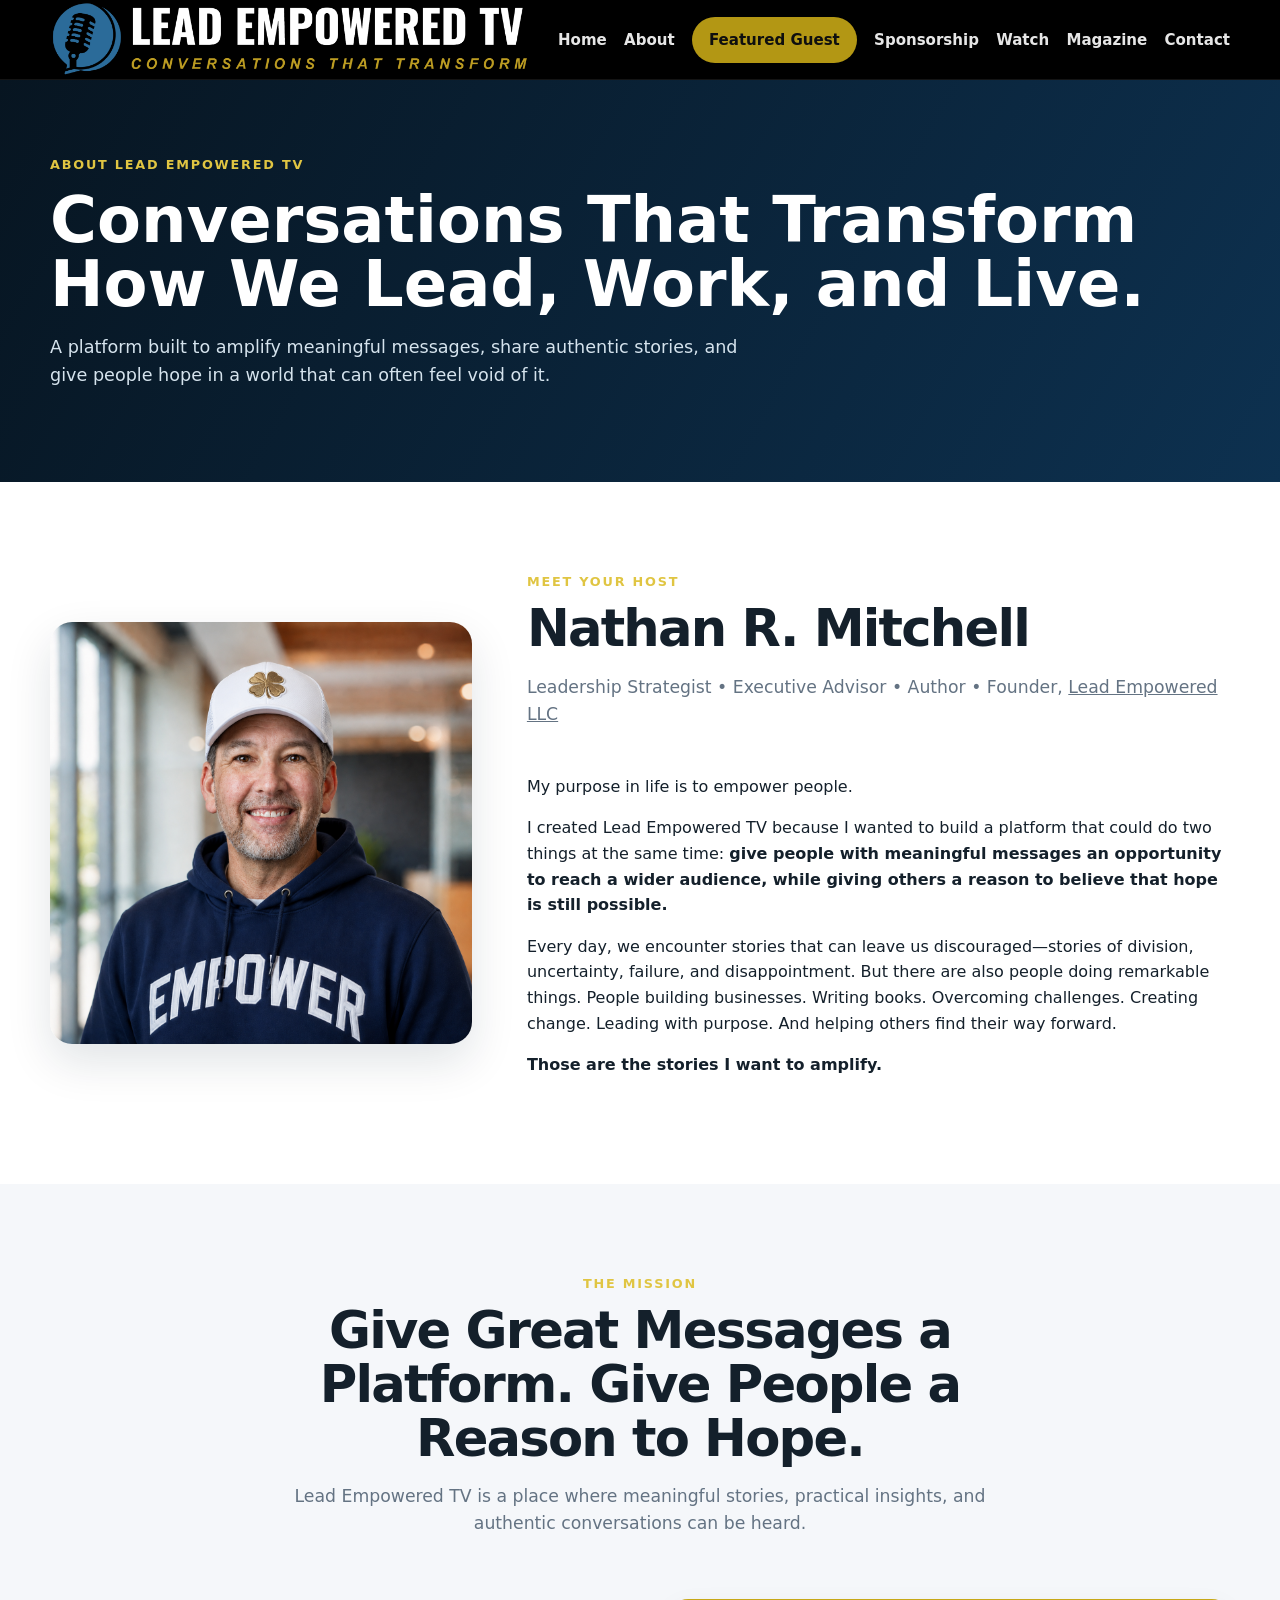
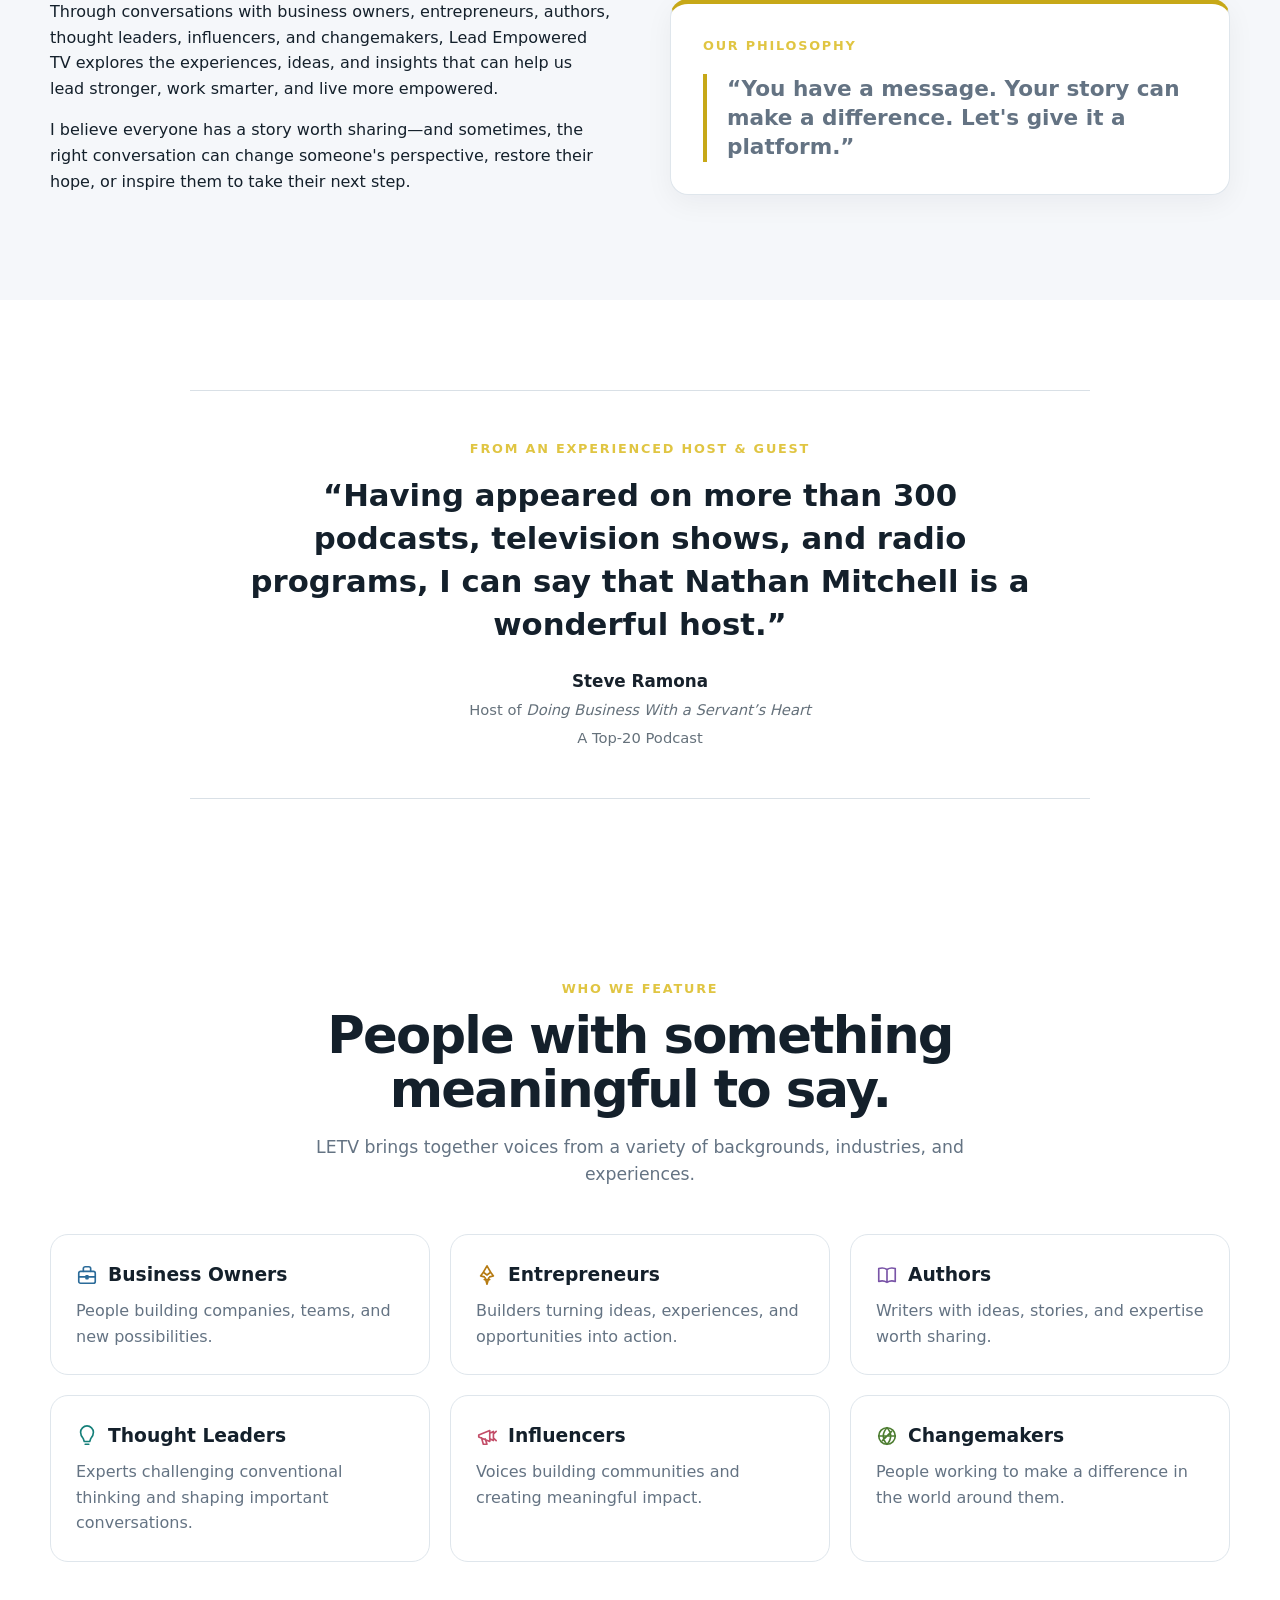
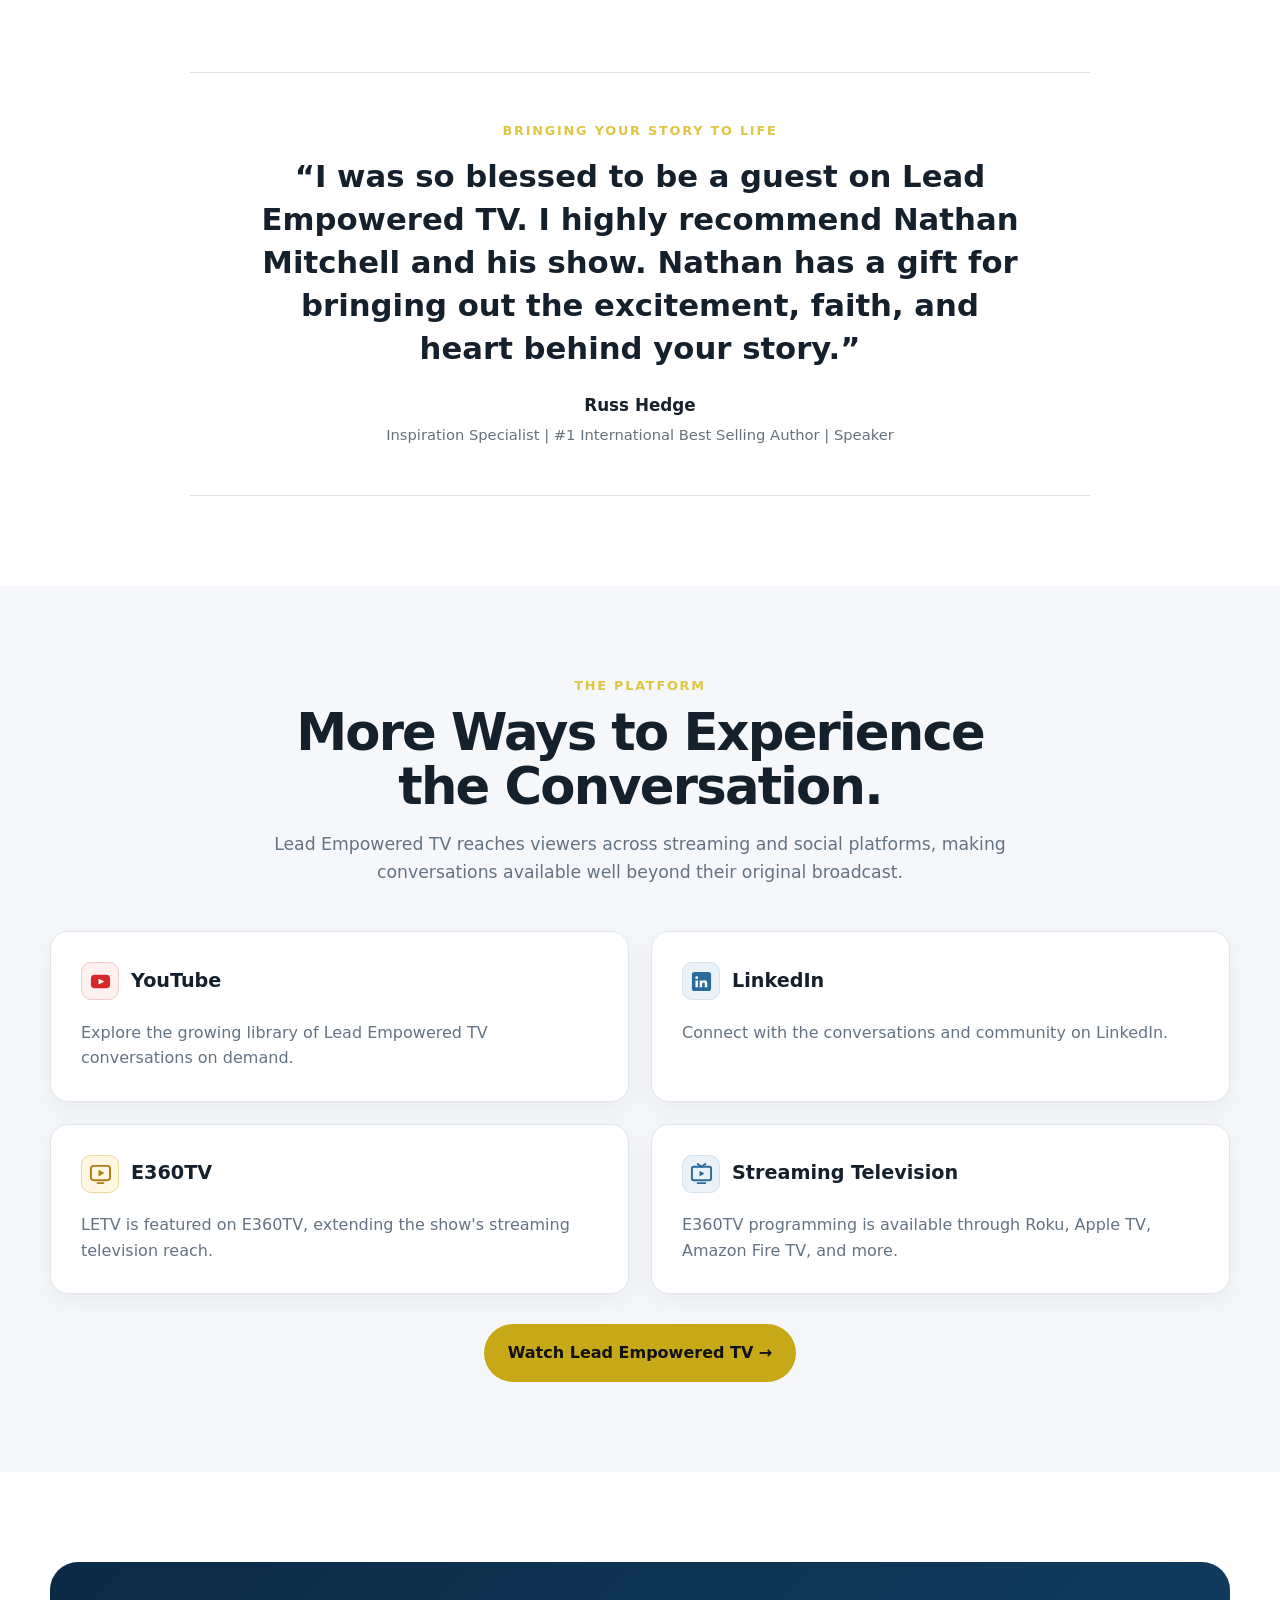
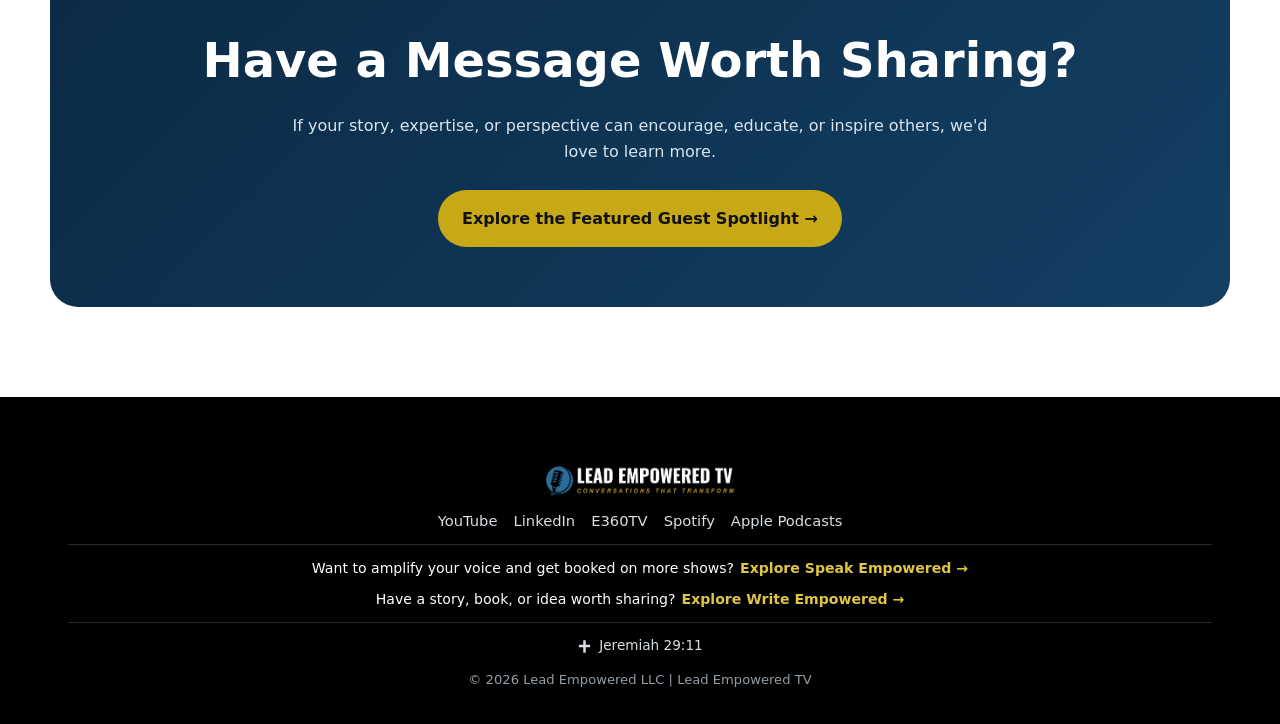
<file: about.html>
<!doctype html><html lang="en"><head><meta charset="utf-8"><meta name="viewport" content="width=device-width, initial-scale=1"><meta name="description" content="Learn why Nathan R. Mitchell created Lead Empowered TV: a platform designed to amplify meaningful messages, share authentic stories and give people hope."><title>About the Show | Lead Empowered TV</title><link rel="stylesheet" href="styles.css?v=20261126-magazine"><meta name="theme-color" content="#000000"><link rel="icon" type="image/png" href="assets/letv-logo.png"></head><body><header class="site-header"><div class="container nav"><a class="brand" href="index.html"><img src="assets/letv-logo.png" alt="Lead Empowered TV"></a><button class="menu-btn" aria-label="Open navigation" aria-expanded="false">Menu</button><nav class="nav-links"><a href="index.html">Home</a><a href="about.html">About</a><a href="featured-guest.html" class="nav-cta">Featured Guest</a><a href="sponsorship.html">Sponsorship</a><a href="watch.html">Watch</a><a href="magazine.html">Magazine</a><a href="contact.html">Contact</a></nav></div></header><main><section class="page-hero"><div class="container"><div class="eyebrow">About Lead Empowered TV</div><h1>Conversations That Transform How We Lead, Work, and Live.</h1><p>A platform built to amplify meaningful messages, share authentic stories, and give people hope in a world that can often feel void of it.</p></div></section><section class="section"><div class="container host"><img src="assets/nathan-headshot.png" alt="Nathan R. Mitchell"><div><div class="eyebrow">Meet Your Host</div><div class="section-heading"><h2>Nathan R. Mitchell</h2><p>Leadership Strategist • Executive Advisor • Author • Founder, <a href="https://leadempoweredllc.com">Lead Empowered LLC</a></p></div><p>My purpose in life is to empower people.</p><p>I created Lead Empowered TV because I wanted to build a platform that could do two things at the same time: <strong>give people with meaningful messages an opportunity to reach a wider audience, while giving others a reason to believe that hope is still possible.</strong></p><p>Every day, we encounter stories that can leave us discouraged—stories of division, uncertainty, failure, and disappointment. But there are also people doing remarkable things. People building businesses. Writing books. Overcoming challenges. Creating change. Leading with purpose. And helping others find their way forward.</p><p><strong>Those are the stories I want to amplify.</strong></p></div></div></section><section class="section section-alt"><div class="container"><div class="section-heading center"><div class="eyebrow">The Mission</div><h2>Give Great Messages a Platform. Give People a Reason to Hope.</h2><p>Lead Empowered TV is a place where meaningful stories, practical insights, and authentic conversations can be heard.</p></div><div class="split"><div><p>Through conversations with business owners, entrepreneurs, authors, thought leaders, influencers, and changemakers, Lead Empowered TV explores the experiences, ideas, and insights that can help us lead stronger, work smarter, and live more empowered.</p><p>I believe everyone has a story worth sharing—and sometimes, the right conversation can change someone's perspective, restore their hope, or inspire them to take their next step.</p></div><div class="card" style="border-top:5px solid var(--gold);padding:32px"><div class="eyebrow">Our Philosophy</div><p class="quote" style="margin-top:18px">“You have a message. Your story can make a difference. Let's give it a platform.”</p></div></div></div></section><section class="section"><div class="container"><div class="endorsement"><div class="eyebrow">From an Experienced Host & Guest</div><blockquote>“Having appeared on more than 300 podcasts, television shows, and radio programs, I can say that Nathan Mitchell is a wonderful host.”</blockquote><div class="endorsement-attribution"><strong>Steve Ramona</strong><span>Host of <em>Doing Business With a Servant’s Heart</em></span><span>A Top-20 Podcast</span></div></div></div></section><section class="section"><div class="container"><div class="section-heading center"><div class="eyebrow">Who We Feature</div><h2>People with something meaningful to say.</h2><p>LETV brings together voices from a variety of backgrounds, industries, and experiences.</p></div><div class="guest-grid"><div class="guest-card guest-card--icon"><h3><span class="guest-type-icon guest-type-icon--business" aria-hidden="true"><svg width="22" height="22" viewBox="0 0 24 24" fill="none" stroke="currentColor" stroke-width="1.8" stroke-linecap="round" stroke-linejoin="round"><rect x="3" y="8" width="18" height="13" rx="2"/><path d="M8 8V5a2 2 0 0 1 2-2h4a2 2 0 0 1 2 2v3M3 14h18M11 13h2v3h-2z"/></svg></span>Business Owners</h3><p>People building companies, teams, and new possibilities.</p></div><div class="guest-card guest-card--icon"><h3><span class="guest-type-icon guest-type-icon--entrepreneurs" aria-hidden="true"><svg width="22" height="22" viewBox="0 0 24 24" fill="none" stroke="currentColor" stroke-width="1.8" stroke-linecap="round" stroke-linejoin="round"><path d="m12 2 4 7-4 3-4-3 4-7ZM8 9l-3 4 4 1m7-5 3 4-4 1M10 15l2 7 2-7M9 17h6"/></svg></span>Entrepreneurs</h3><p>Builders turning ideas, experiences, and opportunities into action.</p></div><div class="guest-card guest-card--icon"><h3><span class="guest-type-icon guest-type-icon--authors" aria-hidden="true"><svg width="22" height="22" viewBox="0 0 24 24" fill="none" stroke="currentColor" stroke-width="1.8" stroke-linecap="round" stroke-linejoin="round"><path d="M12 6c-3-2-6-2-9-1v14c3-1 6-1 9 1 3-2 6-2 9-1V5c-3-1-6-1-9 1ZM12 6v14"/></svg></span>Authors</h3><p>Writers with ideas, stories, and expertise worth sharing.</p></div><div class="guest-card guest-card--icon"><h3><span class="guest-type-icon guest-type-icon--thought" aria-hidden="true"><svg width="22" height="22" viewBox="0 0 24 24" fill="none" stroke="currentColor" stroke-width="1.8" stroke-linecap="round" stroke-linejoin="round"><path d="M9 18h6M10 21h4M8 15c-2-2-3-4-3-7a7 7 0 0 1 14 0c0 3-1 5-3 7l-1 3H9l-1-3Z"/></svg></span>Thought Leaders</h3><p>Experts challenging conventional thinking and shaping important conversations.</p></div><div class="guest-card guest-card--icon"><h3><span class="guest-type-icon guest-type-icon--influencers" aria-hidden="true"><svg width="22" height="22" viewBox="0 0 24 24" fill="none" stroke="currentColor" stroke-width="1.8" stroke-linecap="round" stroke-linejoin="round"><path d="m3 11 12-5v12L3 13v-2ZM15 9l4-2v10l-4-2M6 14l2 7h4l-2-6M20 9l2-2M20 15l2 2"/></svg></span>Influencers</h3><p>Voices building communities and creating meaningful impact.</p></div><div class="guest-card guest-card--icon"><h3><span class="guest-type-icon guest-type-icon--changemakers" aria-hidden="true"><svg width="22" height="22" viewBox="0 0 24 24" fill="none" stroke="currentColor" stroke-width="1.8" stroke-linecap="round" stroke-linejoin="round"><circle cx="12" cy="12" r="9"/><path d="M3 12h18M12 3c-3 3-4 6-4 9s1 6 4 9c3-3 4-6 4-9s-1-6-4-9ZM7 17l10-10"/></svg></span>Changemakers</h3><p>People working to make a difference in the world around them.</p></div></div></div></section><section class="section endorsement-section"><div class="container"><div class="endorsement"><div class="eyebrow">Bringing Your Story to Life</div><blockquote>“I was so blessed to be a guest on Lead Empowered TV. I highly recommend Nathan Mitchell and his show. Nathan has a gift for bringing out the excitement, faith, and heart behind your story.”</blockquote><div class="endorsement-attribution"><strong>Russ Hedge</strong><span>Inspiration Specialist | #1 International Best Selling Author | Speaker</span></div></div></div></section><section class="section section-alt"><div class="container"><div class="section-heading center"><div class="eyebrow">The Platform</div><h2>More Ways to Experience the Conversation.</h2><p>Lead Empowered TV reaches viewers across streaming and social platforms, making conversations available well beyond their original broadcast.</p></div><div class="cards"><div class="card"><h3 class="watch-platform-heading"><span class="watch-platform-icon watch-platform-icon--youtube"><svg viewBox="0 0 24 24" aria-hidden="true"><rect x="2" y="5" width="20" height="14" rx="4" fill="currentColor"/><path d="m10 9 6 3-6 3z" fill="#fff"/></svg></span>YouTube</h3><p>Explore the growing library of Lead Empowered TV conversations on demand.</p></div><div class="card"><h3 class="watch-platform-heading"><span class="watch-platform-icon" watch-platform-icon--e360tv><svg viewBox="0 0 24 24" aria-hidden="true"><rect x="2" y="2" width="20" height="20" rx="3" fill="currentColor"/><circle cx="7" cy="8" r="1.5" fill="#fff"/><path d="M5.7 11h2.6v7H5.7zm4.4 0h2.5v1c.5-.8 1.3-1.2 2.4-1.2 2 0 3 1.2 3 3.4V18h-2.6v-3.5c0-1-.4-1.5-1.3-1.5s-1.4.6-1.4 1.6V18h-2.6z" fill="#fff"/></svg></span>LinkedIn</h3><p>Connect with the conversations and community on LinkedIn.</p></div><div class="card"><h3 class="watch-platform-heading"><span class="watch-platform-icon watch-platform-icon--e360tv"><svg viewBox="0 0 24 24" aria-hidden="true"><rect x="2" y="4" width="20" height="15" rx="3" fill="none" stroke="currentColor" stroke-width="2"/><path d="m10 8 6 3.5-6 3.5z" fill="currentColor"/><path d="M9 22h6" stroke="currentColor" stroke-width="2" stroke-linecap="round"/></svg></span>E360TV</h3><p>LETV is featured on E360TV, extending the show's streaming television reach.</p></div><div class="card"><h3 class="watch-platform-heading"><span class="watch-platform-icon"><svg viewBox="0 0 24 24" aria-hidden="true"><rect x="2" y="5" width="20" height="14" rx="2" fill="none" stroke="currentColor" stroke-width="2"/><path d="m8 2 4 3 4-3M8 22h8" fill="none" stroke="currentColor" stroke-width="2" stroke-linecap="round"/><path d="m10 9 5 3-5 3z" fill="currentColor"/></svg></span>Streaming Television</h3><p>E360TV programming is available through Roku, Apple TV, Amazon Fire TV, and more.</p></div></div><div style="text-align:center;margin-top:30px"><a class="btn btn-primary" href="watch.html">Watch Lead Empowered TV →</a></div></div></section><section class="section"><div class="container cta"><h2>Have a Message Worth Sharing?</h2><p>If your story, expertise, or perspective can encourage, educate, or inspire others, we'd love to learn more.</p><a class="btn btn-primary" href="featured-guest.html">Explore the Featured Guest Spotlight →</a></div></section></main><footer class="site-footer"><div class="container footer-simple"><div class="footer-simple-brand"><img src="assets/letv-logo.png" alt="Lead Empowered TV"></div><div class="footer-simple-follow"><a href="https://www.youtube.com/@LeadEmpoweredTV" target="_blank" rel="noopener">YouTube</a><a href="https://www.linkedin.com/in/nathanrmitchell/" target="_blank" rel="noopener">LinkedIn</a><a href="https://e360tv.com/tvshow-details/lead-empowered-tv" target="_blank" rel="noopener">E360TV</a><a href="https://open.spotify.com/show/033vvE1kZhwnEYryCUpQne" target="_blank" rel="noopener">Spotify</a><a href="https://podcasts.apple.com/us/podcast/lead-empowered-tv-conversations-that-transform-how-we-lead-work-and-live/id1896902342" target="_blank" rel="noopener">Apple Podcasts</a></div><div class="footer-crosslinks"><div class="footer-simple-speak"><span>Want to amplify your voice and get booked on more shows?</span><a href="https://speakempowered.com" target="_blank" rel="noopener">Explore Speak Empowered →</a></div><div class="footer-simple-write"><span>Have a story, book, or idea worth sharing?</span><a href="https://writeempowered.com" target="_blank" rel="noopener noreferrer">Explore Write Empowered →</a></div></div><div class="footer-simple-faith"><span class="footer-faith"><svg viewBox="0 0 24 24" width="15" height="15" aria-hidden="true" focusable="false" fill="currentColor"><path d="M10 2h4v7h7v4h-7v9h-4v-9H3V9h7z"/></svg><span>Jeremiah 29:11</span></span></div><div class="footer-simple-bottom">© 2026 Lead Empowered LLC | Lead Empowered TV</div></div></footer><script src="script.js"></script></body></html>
</file>
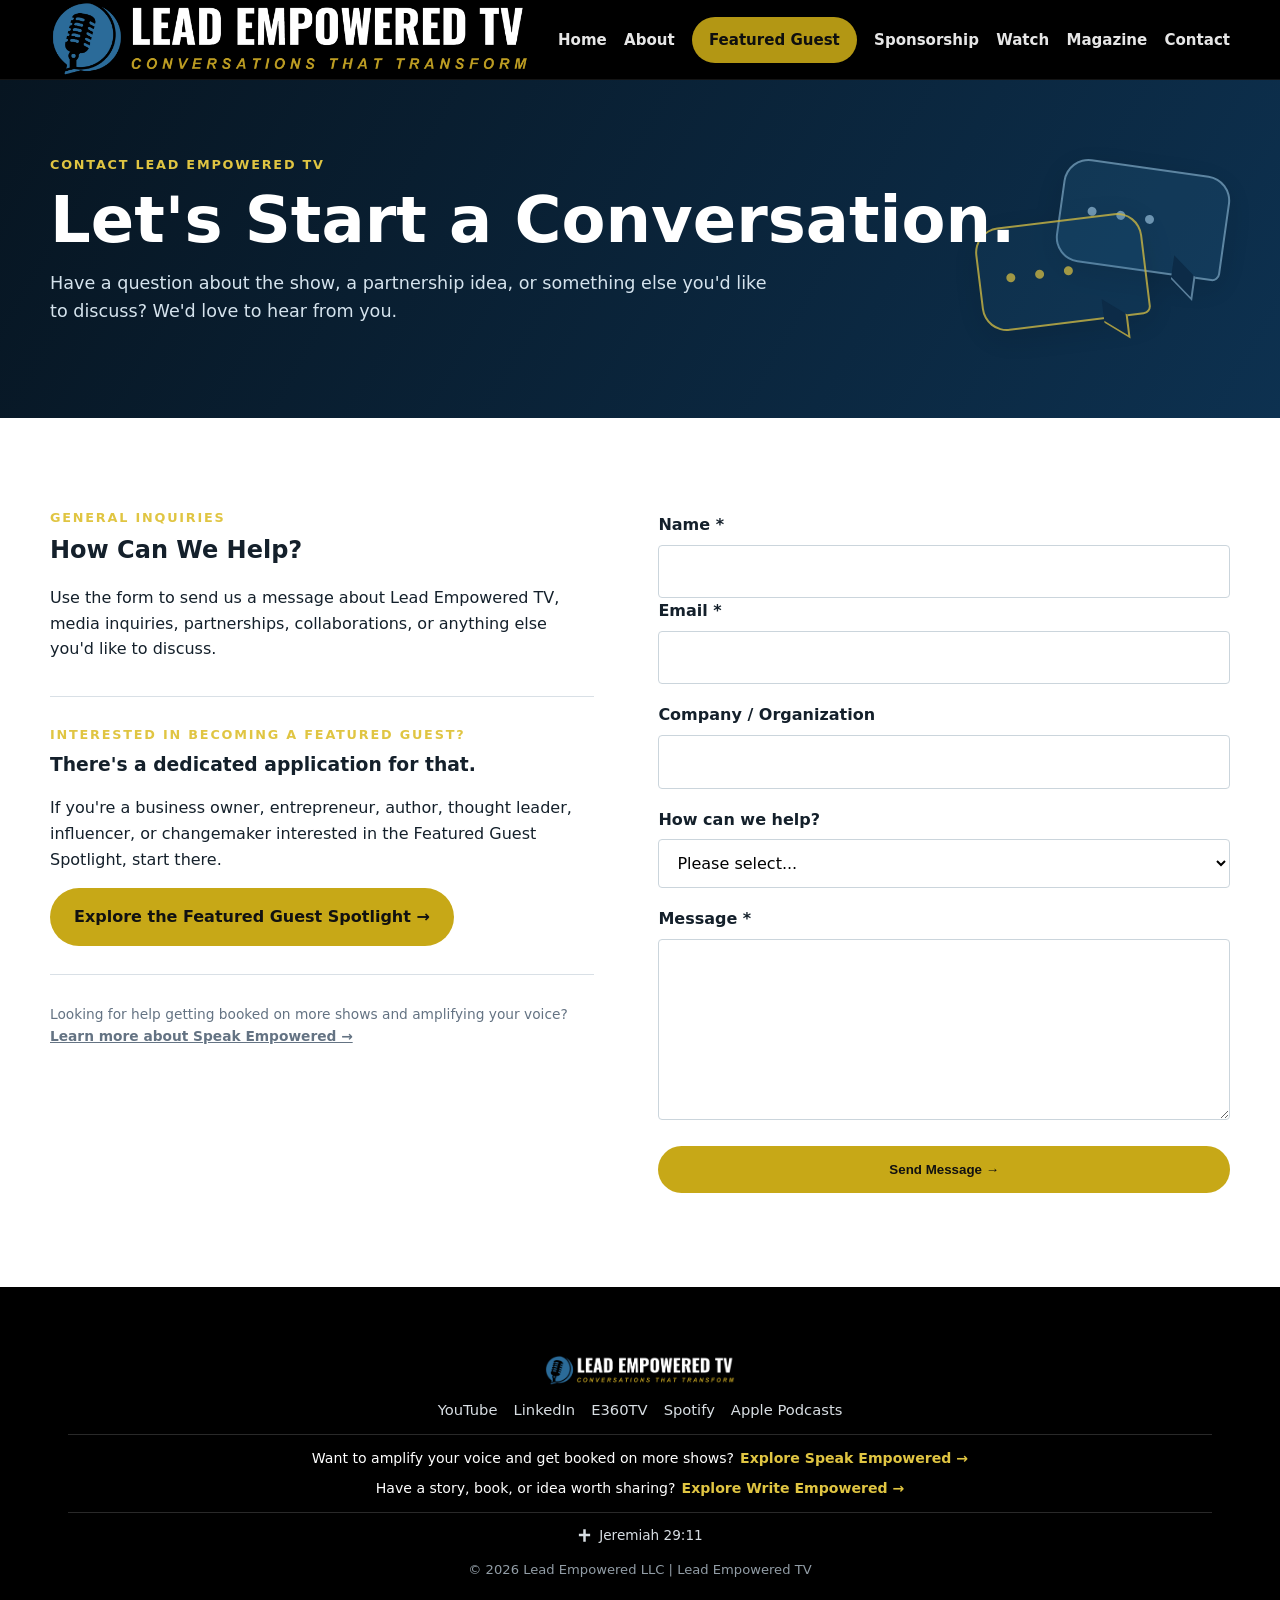
<file: contact.html>
<!doctype html>
<html lang="en">
<head>
<meta charset="utf-8">
<meta name="viewport" content="width=device-width, initial-scale=1">
<meta name="description" content="Contact Lead Empowered TV with general inquiries, media questions, partnership ideas and collaboration opportunities.">
<title>Contact Lead Empowered TV</title>
<link rel="stylesheet" href="styles.css?v=20261126-magazine">
<meta name="theme-color" content="#000000">
<link rel="icon" type="image/png" href="assets/letv-logo.png">
<meta property="og:type" content="website">
<meta property="og:title" content="Contact Lead Empowered TV">
<meta property="og:description" content="Contact Lead Empowered TV with general inquiries, media questions, partnership ideas and collaboration opportunities.">
<meta property="og:image" content="assets/letv-logo.png">
<meta name="twitter:card" content="summary">
<meta name="twitter:title" content="Contact Lead Empowered TV">
<meta name="twitter:description" content="Contact Lead Empowered TV with general inquiries, media questions, partnership ideas and collaboration opportunities.">

</head>
<body>
<header class="site-header">
  <div class="container nav">
    <a class="brand" href="index.html"><img src="assets/letv-logo.png" alt="Lead Empowered TV"></a>
    <button class="menu-btn" aria-label="Open navigation" aria-expanded="false">Menu</button>
    <nav class="nav-links"><a href="index.html" class="">Home</a><a href="about.html" class="">About</a><a href="featured-guest.html" class="nav-cta">Featured Guest</a><a href="sponsorship.html">Sponsorship</a><a href="watch.html" class="">Watch</a><a href="magazine.html">Magazine</a><a href="contact.html" class="">Contact</a></nav>
  </div>
</header>

<main>
<section class="page-hero page-hero--conversation"><div class="conversation-art" aria-hidden="true"><span class="conversation-bubble conversation-bubble--back"><i></i></span><span class="conversation-bubble conversation-bubble--front"><i></i></span></div>
  <div class="container">
    <div class="eyebrow">Contact Lead Empowered TV</div>
    <h1>Let's Start a Conversation.</h1>
    <p>Have a question about the show, a partnership idea, or something else you'd like to discuss? We'd love to hear from you.</p>
  </div>
</section>

<section class="section">
  <div class="container contact-grid">
    <div class="contact-copy">
      <div class="eyebrow">General Inquiries</div>
      <h2>How Can We Help?</h2>
      <p>Use the form to send us a message about Lead Empowered TV, media inquiries, partnerships, collaborations, or anything else you'd like to discuss.</p>

      <div class="contact-callout">
        <div class="eyebrow">Interested in Becoming a Featured Guest?</div>
        <h3>There's a dedicated application for that.</h3>
        <p>If you're a business owner, entrepreneur, author, thought leader, influencer, or changemaker interested in the Featured Guest Spotlight, start there.</p>
        <a class="btn btn-primary" href="featured-guest.html">Explore the Featured Guest Spotlight →</a>
      </div>

      <p class="small contact-note">Looking for help getting booked on more shows and amplifying your voice? <a href="https://speakempowered.com/" target="_blank" rel="noopener">Learn more about Speak Empowered →</a></p>
    </div>

    <div class="contact-form">
      <form name="contact" method="POST" data-netlify="true" netlify-honeypot="bot-field">
        <input type="hidden" name="form-name" value="contact">
        <p style="display:none"><label>Don't fill this out if you're human: <input name="bot-field"></label></p>
        <div class="form-row">
          <div><label for="name">Name *</label><input id="name" name="name" type="text" required></div>
          <div><label for="email">Email *</label><input id="email" name="email" type="email" required></div>
        </div>
        <div><label for="company">Company / Organization</label><input id="company" name="company" type="text"></div>
        <div><label for="reason">How can we help?</label>
          <select id="reason" name="reason">
            <option value="">Please select...</option>
            <option>General Inquiry</option>
            <option>Featured Guest Question</option>
            <option>Media / Press</option>
            <option>Partnership Opportunity</option>
            <option>Speaking / Collaboration</option>
            <option>Other</option>
          </select>
        </div>
        <div><label for="message">Message *</label><textarea id="message" name="message" rows="6" required></textarea></div>
        <button class="btn btn-primary" type="submit">Send Message →</button>
      </form>
    </div>
  </div>
</section>
</main><footer class="site-footer">
  <div class="container footer-simple">
    <div class="footer-simple-brand">
      <img src="assets/letv-logo.png" alt="Lead Empowered TV">
    </div>

    <div class="footer-simple-follow">
      <a href="https://www.youtube.com/@LeadEmpoweredTV" target="_blank" rel="noopener">YouTube</a>
      <a href="https://www.linkedin.com/in/nathanrmitchell/" target="_blank" rel="noopener">LinkedIn</a>
      <a href="https://e360tv.com/tvshow-details/lead-empowered-tv" target="_blank" rel="noopener">E360TV</a>
      <a href="https://open.spotify.com/show/033vvE1kZhwnEYryCUpQne" target="_blank" rel="noopener">Spotify</a>
      <a href="https://podcasts.apple.com/us/podcast/lead-empowered-tv-conversations-that-transform-how-we-lead-work-and-live/id1896902342" target="_blank" rel="noopener">Apple Podcasts</a>
    </div>

    <div class="footer-crosslinks"><div class="footer-simple-speak">
      <span>Want to amplify your voice and get booked on more shows?</span>
      <a href="https://speakempowered.com/" target="_blank" rel="noopener">Explore Speak Empowered →</a>
    </div><div class="footer-simple-write"><span>Have a story, book, or idea worth sharing?</span><a href="https://writeempowered.com" target="_blank" rel="noopener noreferrer">Explore Write Empowered →</a></div></div>

    <div class="footer-simple-faith"><span class="footer-faith"><svg viewBox="0 0 24 24" width="15" height="15" aria-hidden="true" focusable="false" fill="currentColor"><path d="M10 2h4v7h7v4h-7v9h-4v-9H3V9h7z"/></svg><span>Jeremiah 29:11</span></span></div><div class="footer-simple-bottom">© 2026 Lead Empowered LLC | Lead Empowered TV</div>
  </div>
</footer>
<script src="script.js"></script>
</body>
</html>
</file>
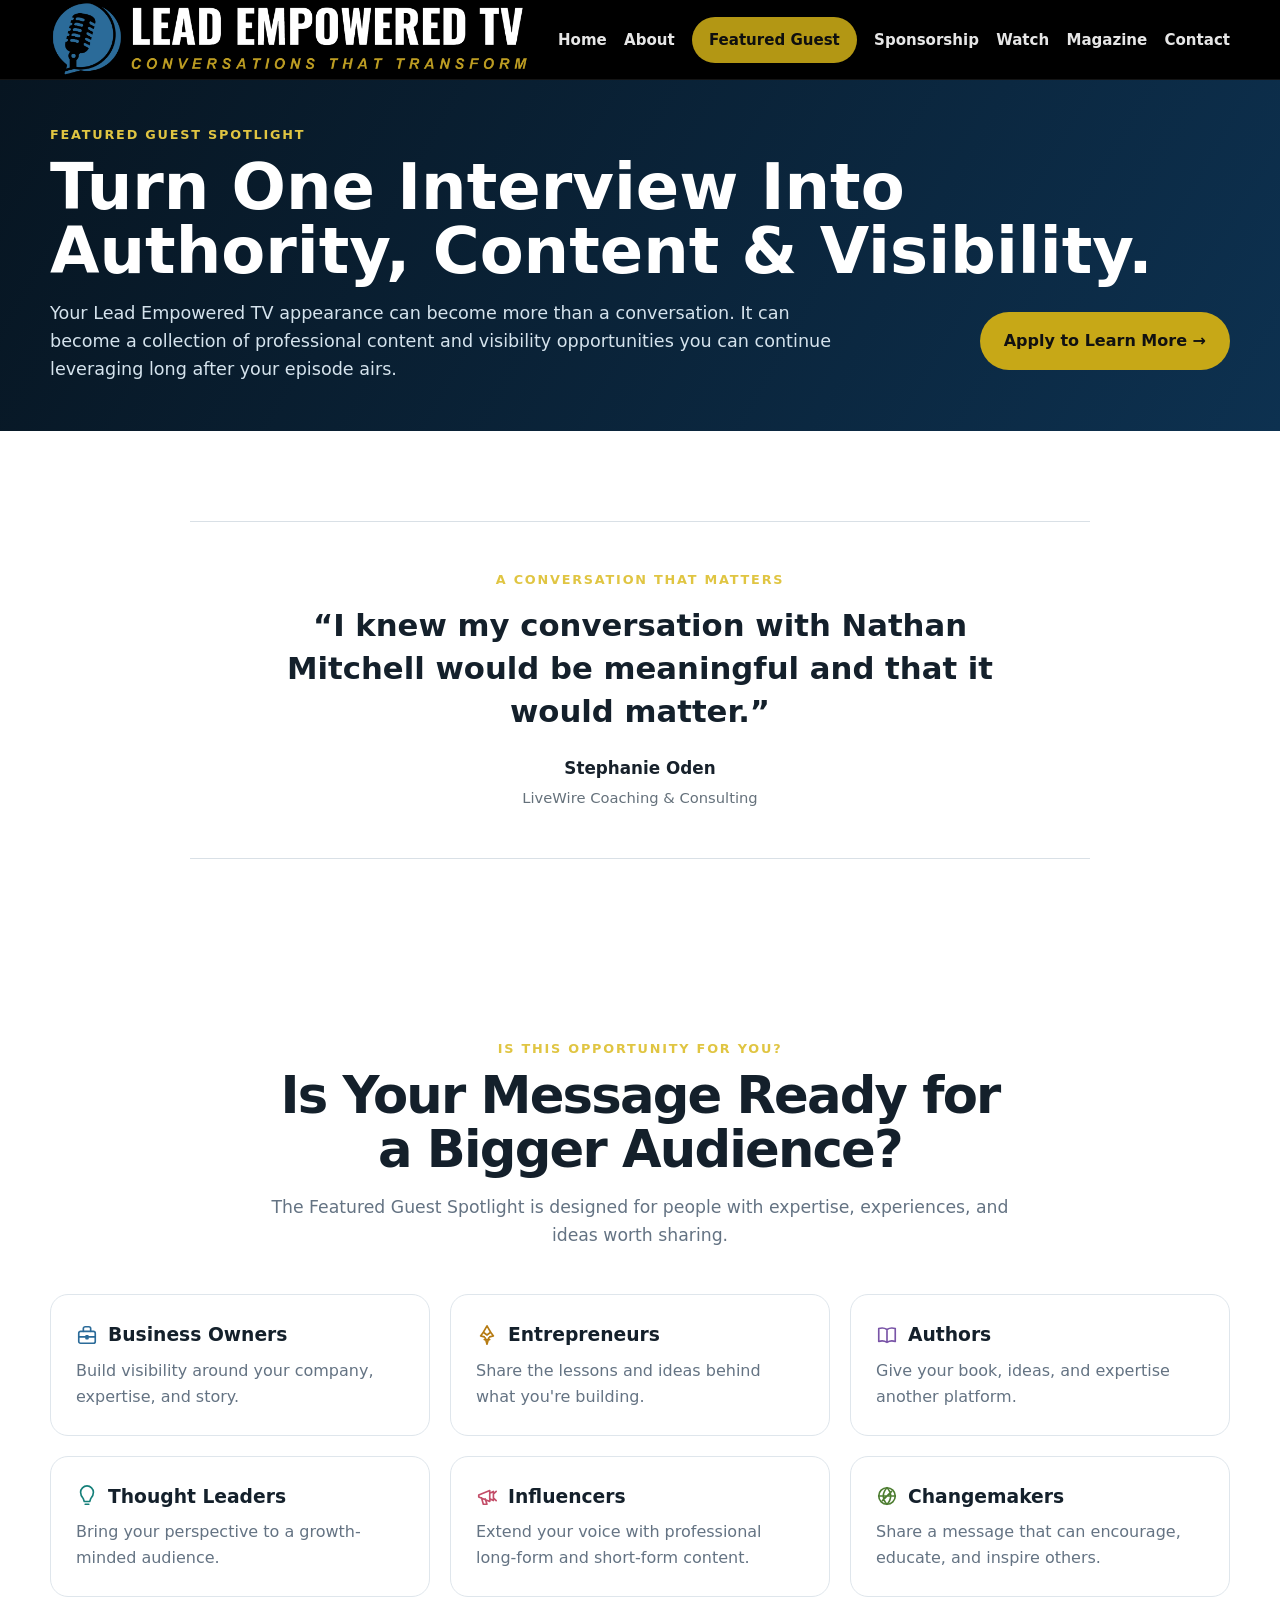
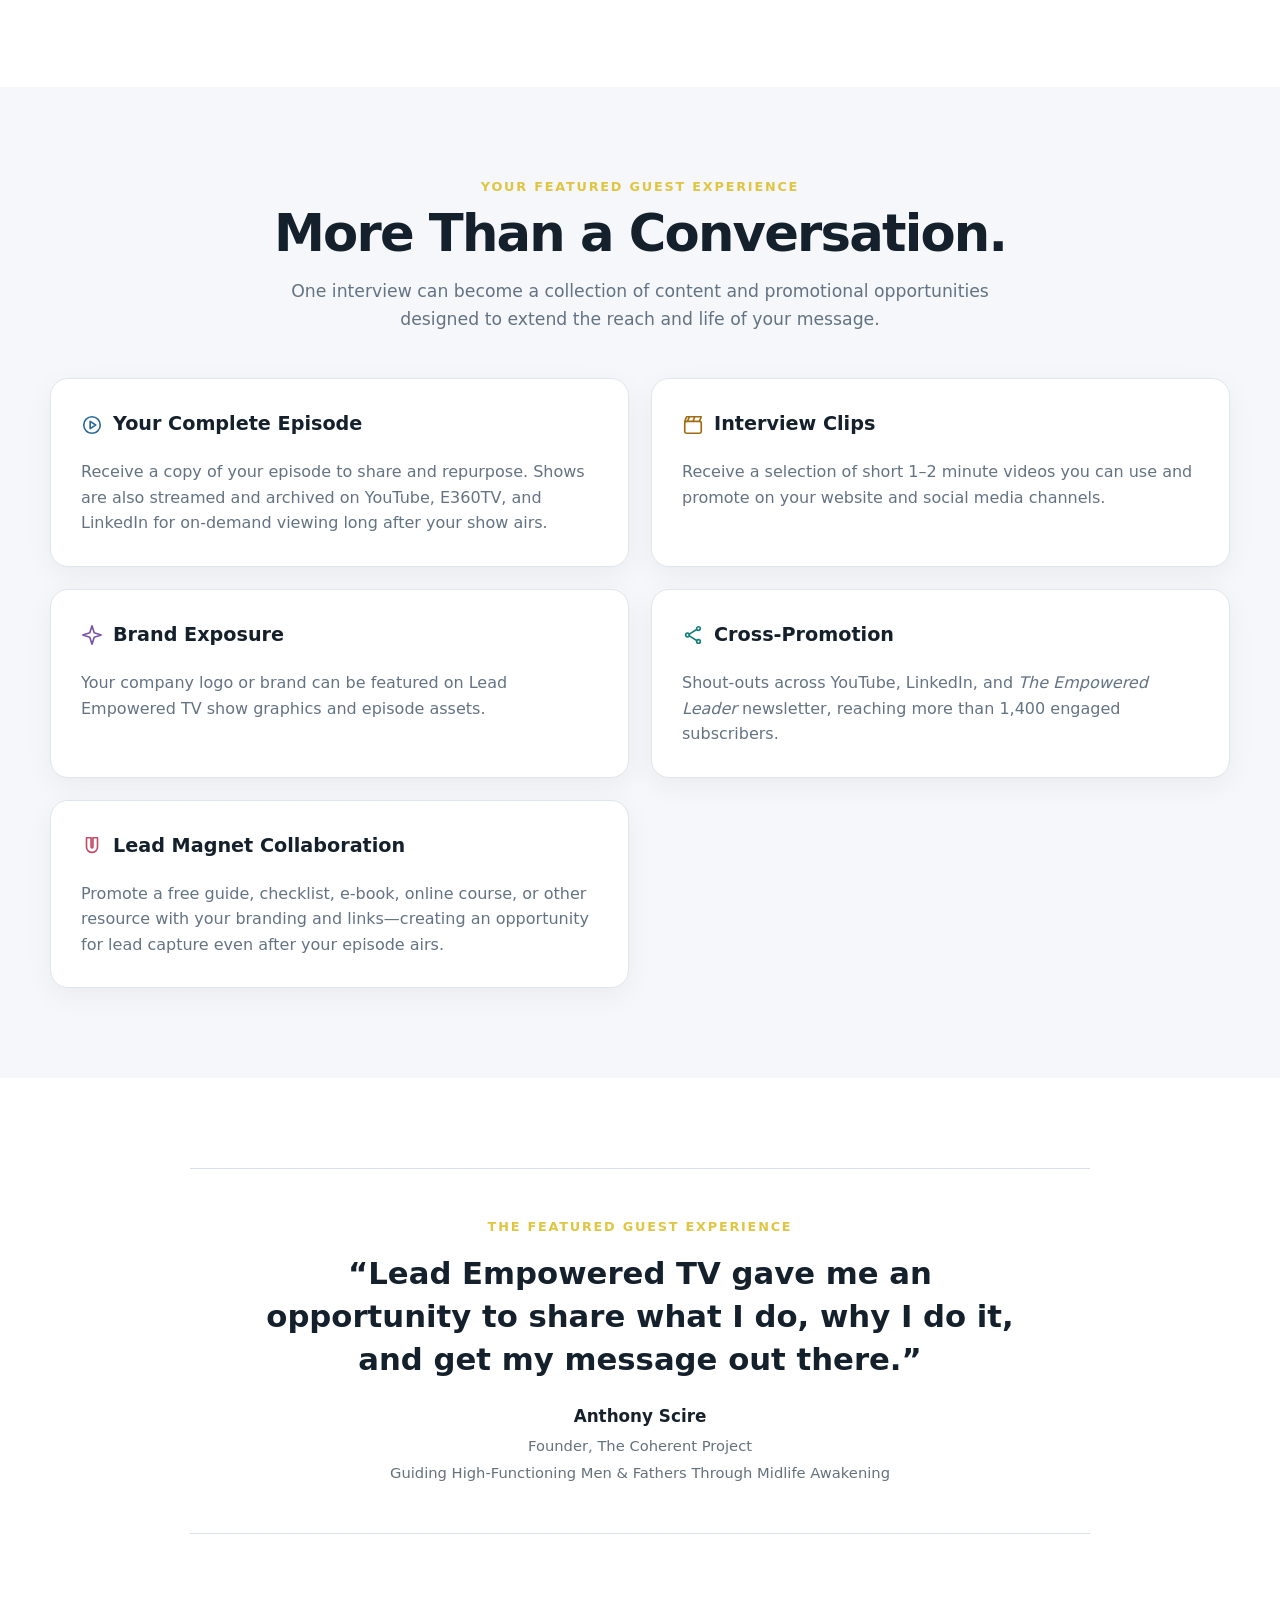
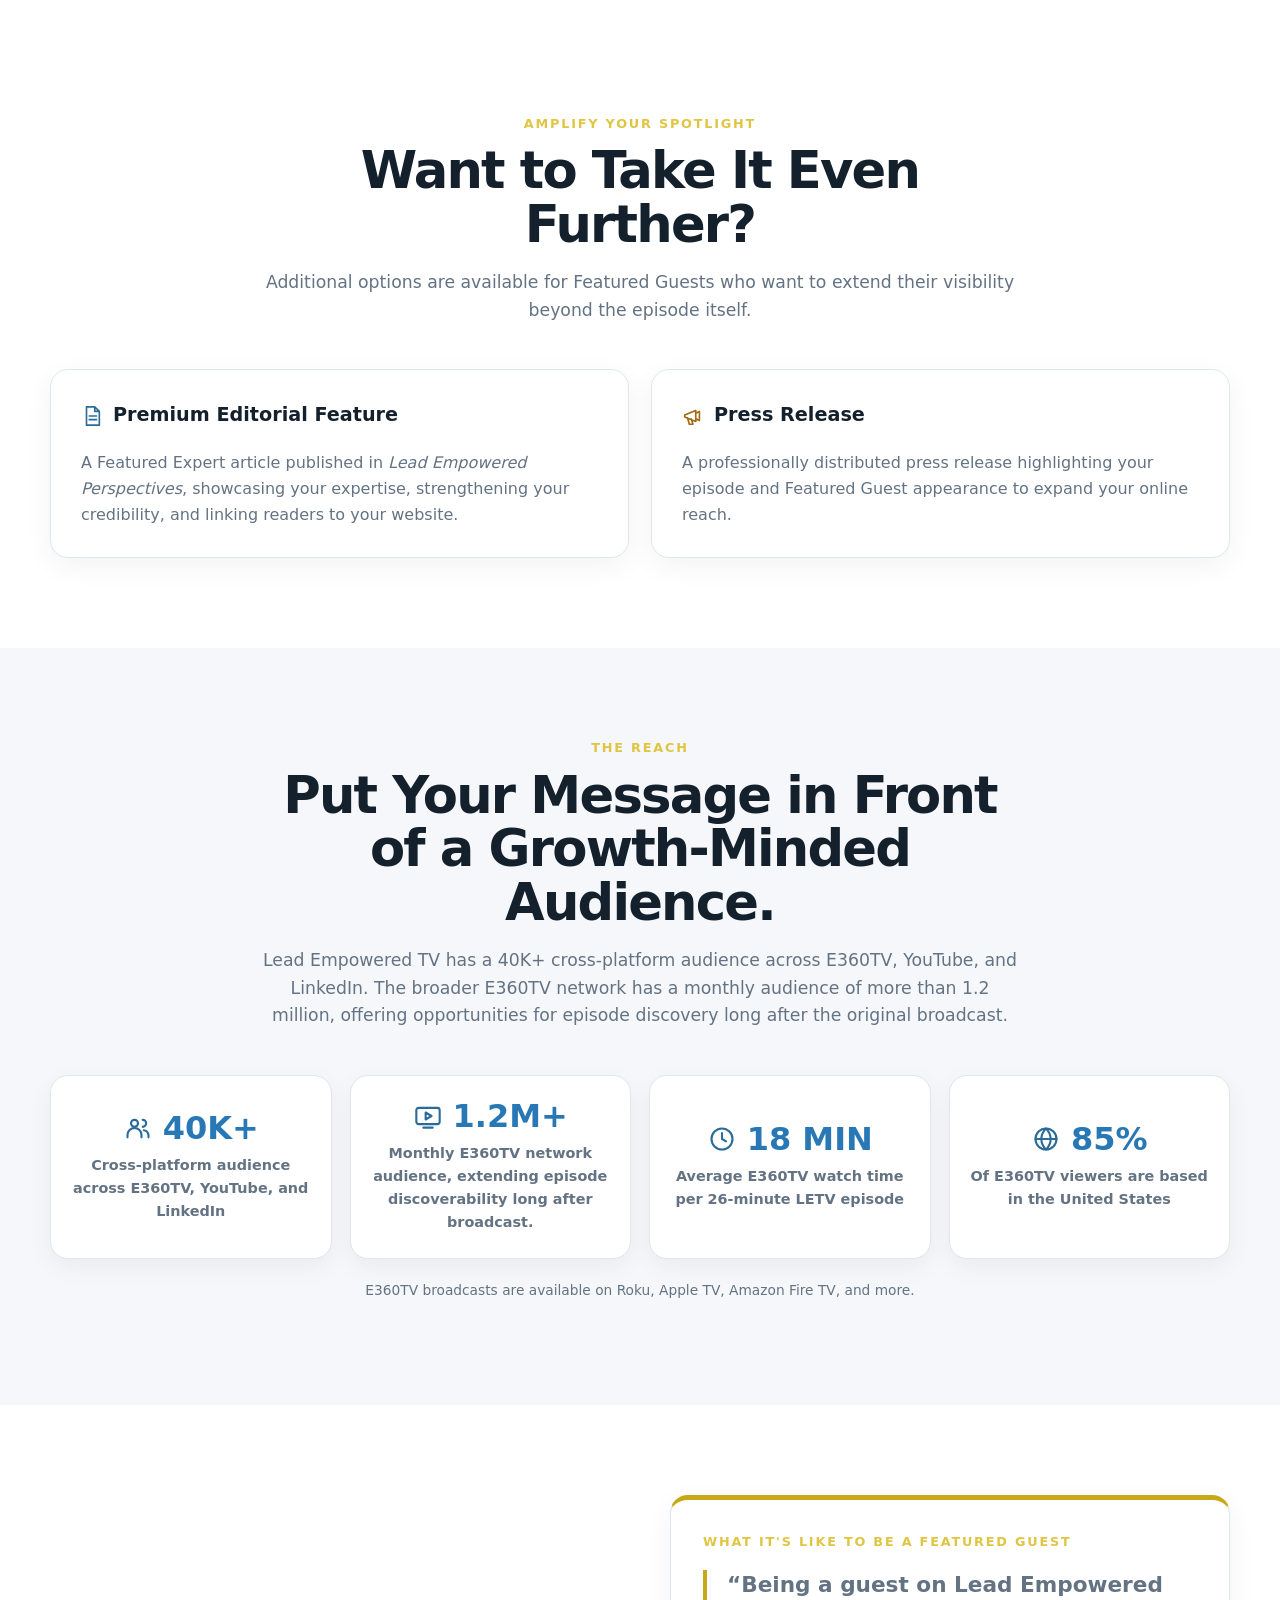
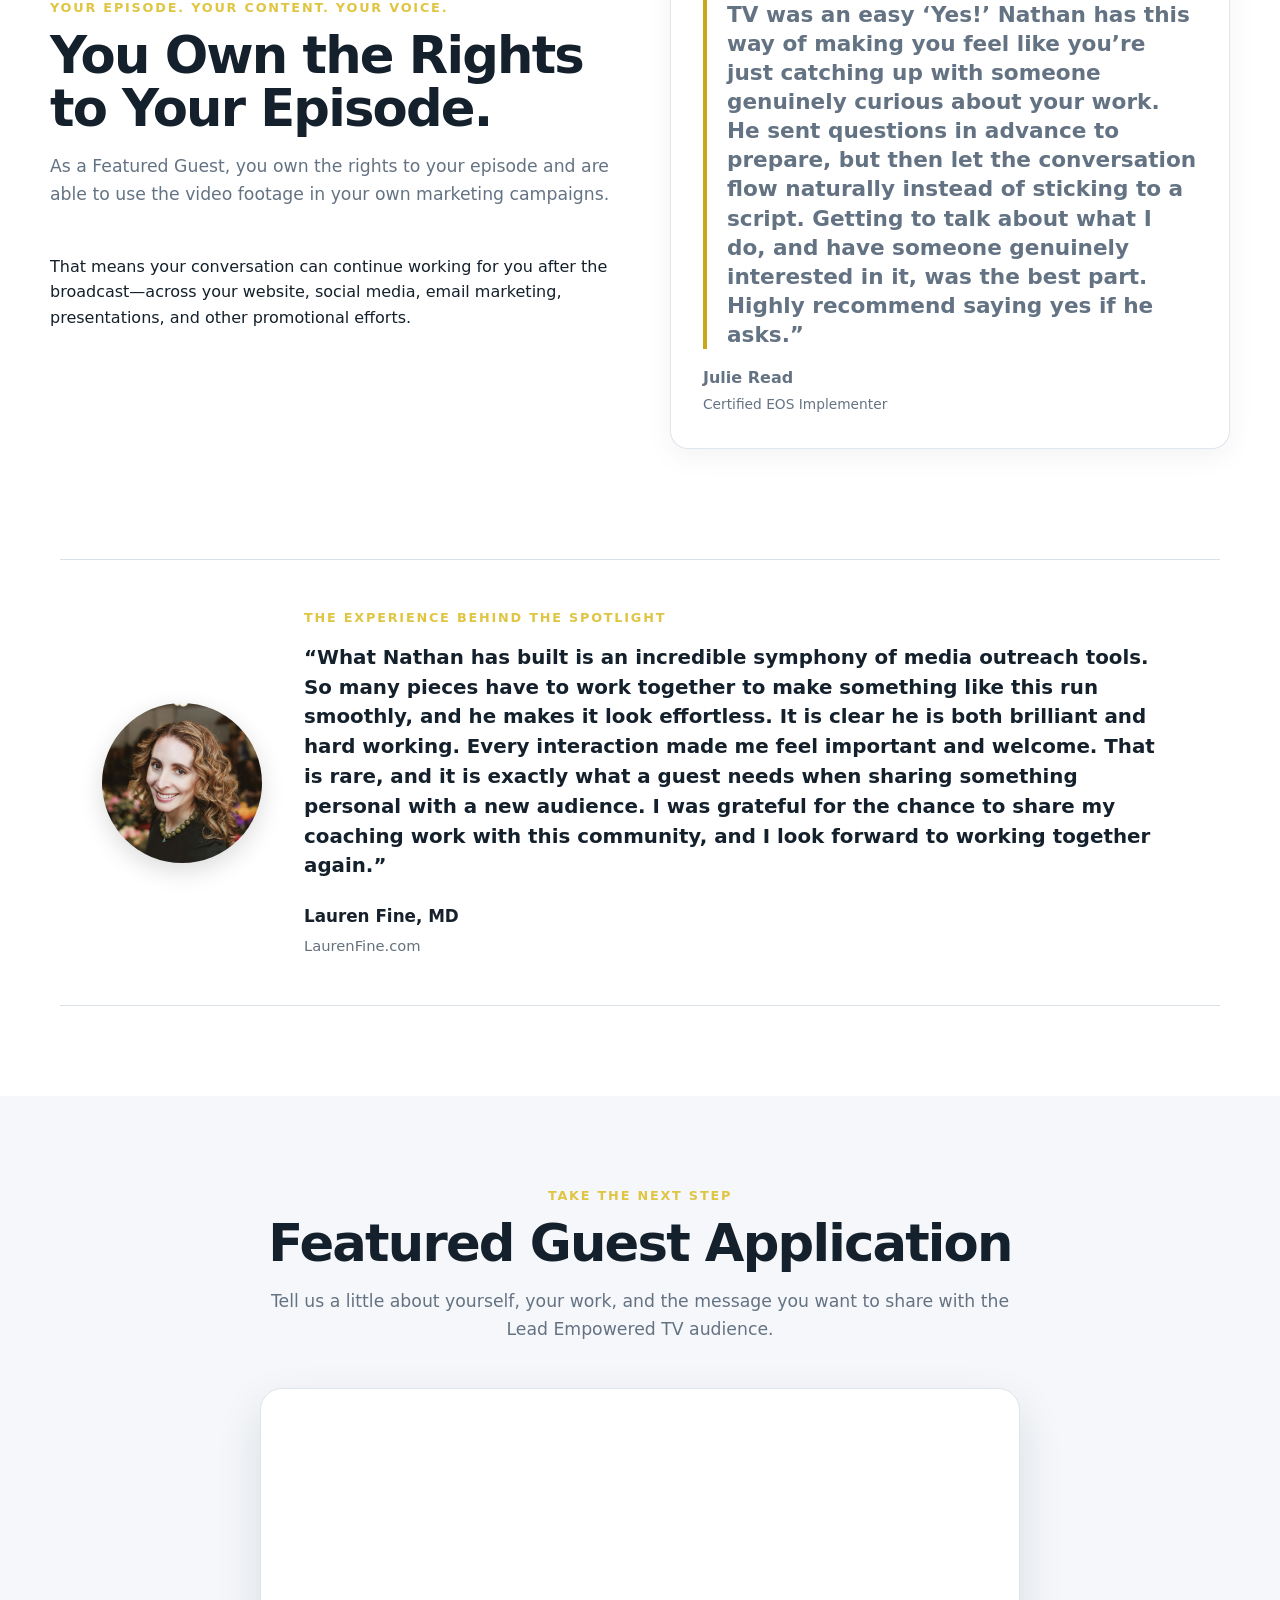
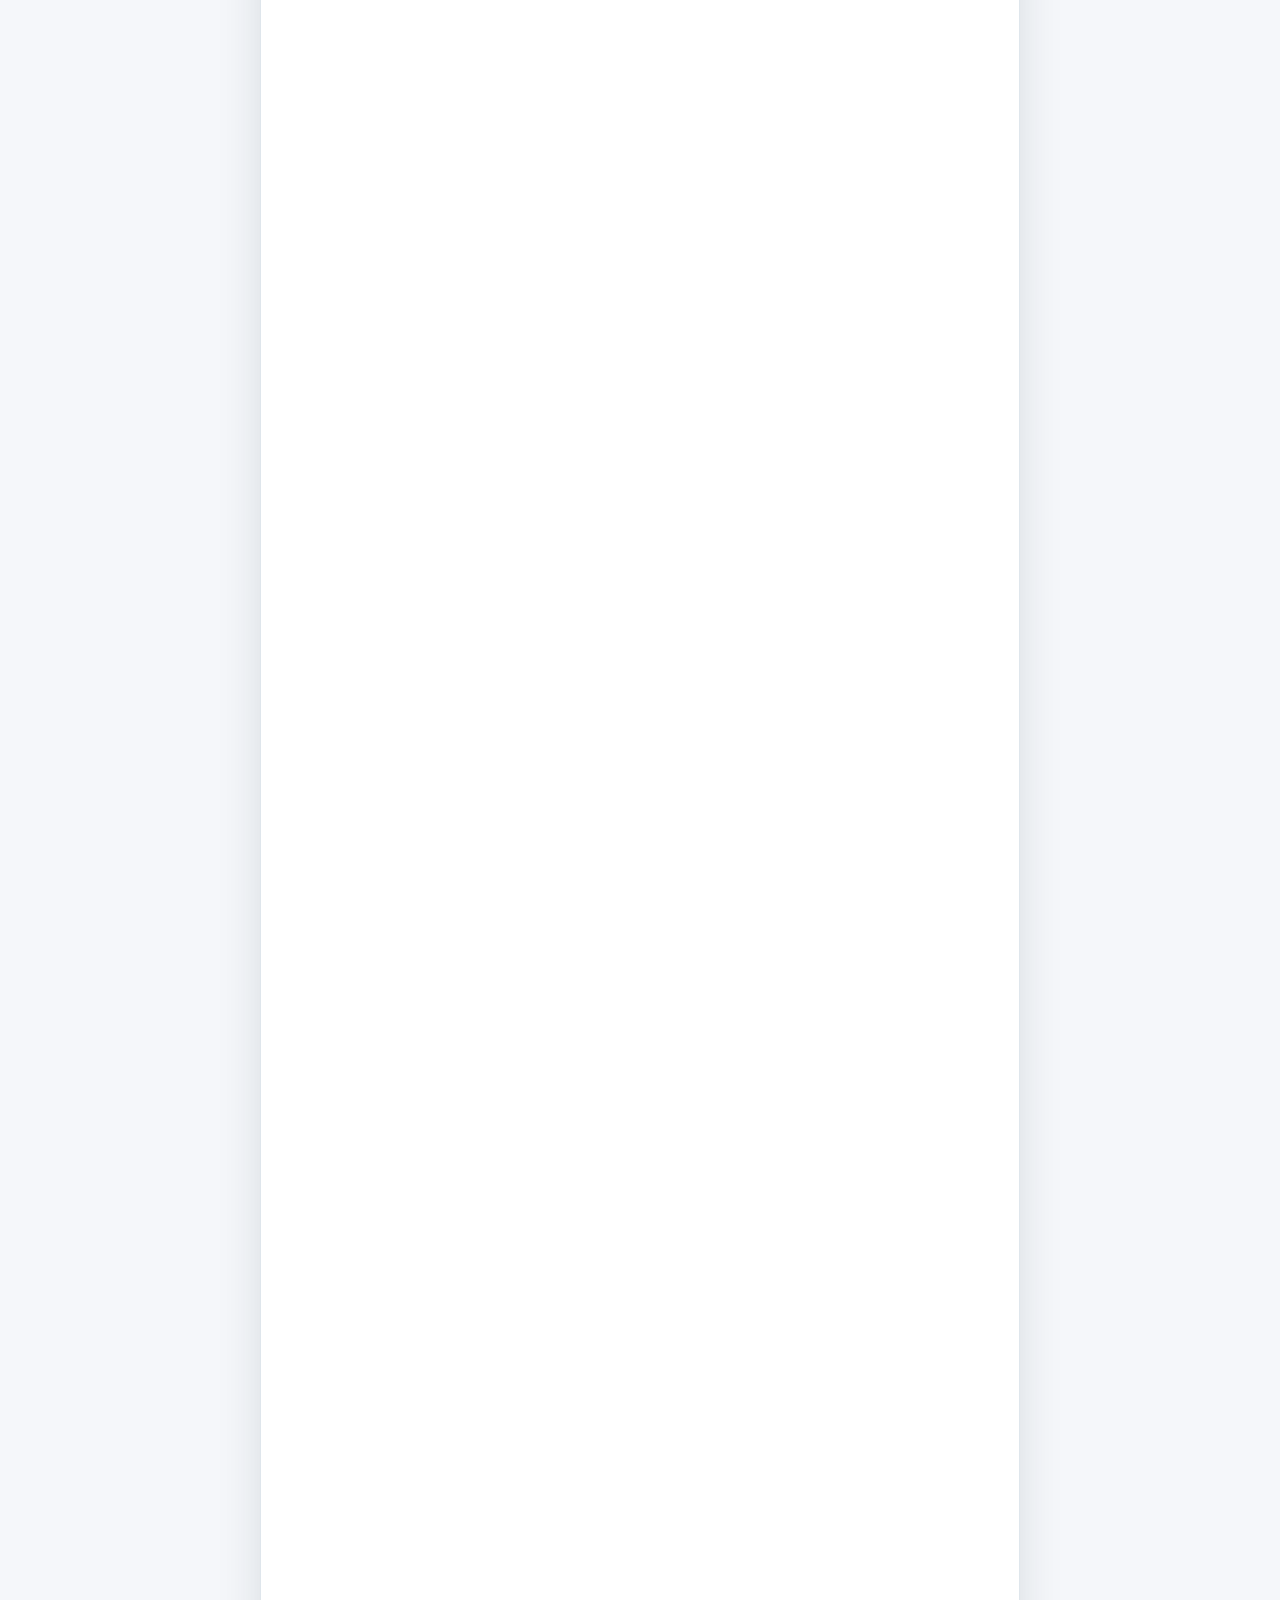
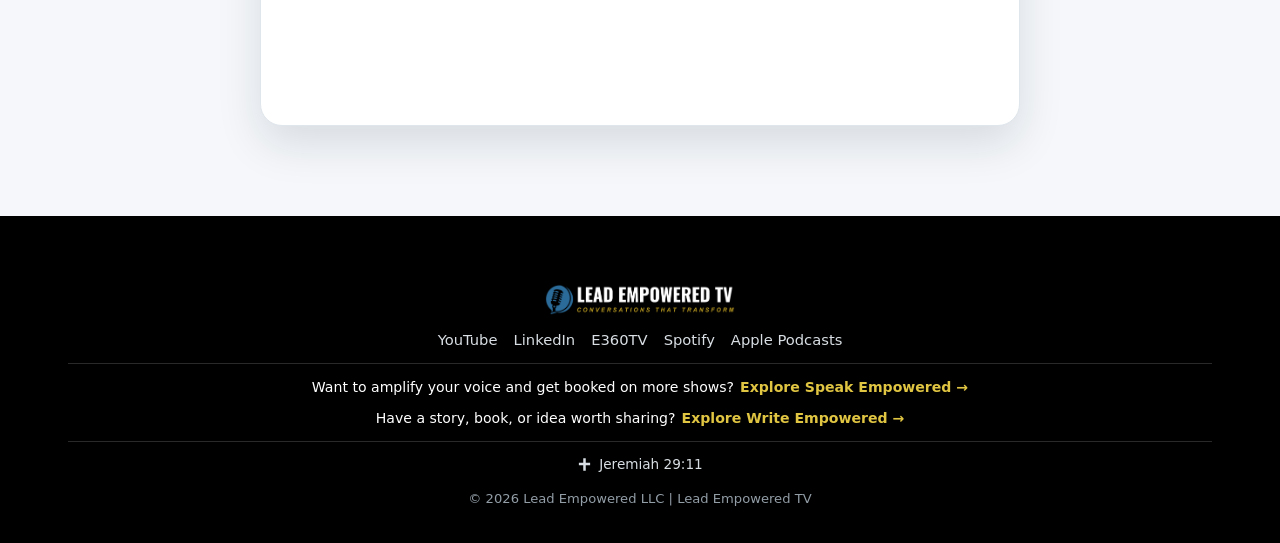
<file: featured-guest.html>
<!doctype html><html lang="en"><head><meta charset="utf-8"><meta name="viewport" content="width=device-width, initial-scale=1"><meta name="description" content="Explore the Lead Empowered TV Featured Guest Spotlight and learn how one interview can become authority content, visibility and new opportunities."><title>Featured Guest Spotlight | Lead Empowered TV</title><link rel="stylesheet" href="styles.css?v=20261126-magazine"><meta name="theme-color" content="#000000"><link rel="icon" type="image/png" href="assets/letv-logo.png"></head><body><header class="site-header"><div class="container nav"><a class="brand" href="index.html"><img src="assets/letv-logo.png" alt="Lead Empowered TV"></a><button class="menu-btn" aria-label="Open navigation" aria-expanded="false">Menu</button><nav class="nav-links"><a href="index.html">Home</a><a href="about.html">About</a><a href="featured-guest.html" class="nav-cta">Featured Guest</a><a href="sponsorship.html">Sponsorship</a><a href="watch.html">Watch</a><a href="magazine.html">Magazine</a><a href="contact.html">Contact</a></nav></div></header><main><section class="page-hero page-hero--featured"><div class="container"><div class="eyebrow">Featured Guest Spotlight</div><h1>Turn One Interview Into Authority, Content & Visibility.</h1><div class="featured-hero-bottom"><p>Your Lead Empowered TV appearance can become more than a conversation. It can become a collection of professional content and visibility opportunities you can continue leveraging long after your episode airs.</p><a class="btn btn-primary" href="#application">Apply to Learn More →</a></div></div></section><section class="section"><div class="container"><div class="endorsement"><div class="eyebrow">A Conversation That Matters</div><blockquote>“I knew my conversation with Nathan Mitchell would be meaningful and that it would matter.”</blockquote><div class="endorsement-attribution"><strong>Stephanie Oden</strong><span>LiveWire Coaching &amp; Consulting</span></div></div></div></section><section class="section"><div class="container"><div class="section-heading center"><div class="eyebrow">Is This Opportunity For You?</div><h2>Is Your Message Ready for a Bigger Audience?</h2><p>The Featured Guest Spotlight is designed for people with expertise, experiences, and ideas worth sharing.</p></div><div class="guest-grid"><div class="guest-card guest-card--icon"><h3><span class="guest-type-icon guest-type-icon--business" aria-hidden="true"><svg width="22" height="22" viewBox="0 0 24 24" fill="none" stroke="currentColor" stroke-width="1.8" stroke-linecap="round" stroke-linejoin="round"><rect x="3" y="8" width="18" height="13" rx="2"/><path d="M8 8V5a2 2 0 0 1 2-2h4a2 2 0 0 1 2 2v3M3 14h18M11 13h2v3h-2z"/></svg></span>Business Owners</h3><p>Build visibility around your company, expertise, and story.</p></div><div class="guest-card guest-card--icon"><h3><span class="guest-type-icon guest-type-icon--entrepreneurs" aria-hidden="true"><svg width="22" height="22" viewBox="0 0 24 24" fill="none" stroke="currentColor" stroke-width="1.8" stroke-linecap="round" stroke-linejoin="round"><path d="m12 2 4 7-4 3-4-3 4-7ZM8 9l-3 4 4 1m7-5 3 4-4 1M10 15l2 7 2-7M9 17h6"/></svg></span>Entrepreneurs</h3><p>Share the lessons and ideas behind what you're building.</p></div><div class="guest-card guest-card--icon"><h3><span class="guest-type-icon guest-type-icon--authors" aria-hidden="true"><svg width="22" height="22" viewBox="0 0 24 24" fill="none" stroke="currentColor" stroke-width="1.8" stroke-linecap="round" stroke-linejoin="round"><path d="M12 6c-3-2-6-2-9-1v14c3-1 6-1 9 1 3-2 6-2 9-1V5c-3-1-6-1-9 1ZM12 6v14"/></svg></span>Authors</h3><p>Give your book, ideas, and expertise another platform.</p></div><div class="guest-card guest-card--icon"><h3><span class="guest-type-icon guest-type-icon--thought" aria-hidden="true"><svg width="22" height="22" viewBox="0 0 24 24" fill="none" stroke="currentColor" stroke-width="1.8" stroke-linecap="round" stroke-linejoin="round"><path d="M9 18h6M10 21h4M8 15c-2-2-3-4-3-7a7 7 0 0 1 14 0c0 3-1 5-3 7l-1 3H9l-1-3Z"/></svg></span>Thought Leaders</h3><p>Bring your perspective to a growth-minded audience.</p></div><div class="guest-card guest-card--icon"><h3><span class="guest-type-icon guest-type-icon--influencers" aria-hidden="true"><svg width="22" height="22" viewBox="0 0 24 24" fill="none" stroke="currentColor" stroke-width="1.8" stroke-linecap="round" stroke-linejoin="round"><path d="m3 11 12-5v12L3 13v-2ZM15 9l4-2v10l-4-2M6 14l2 7h4l-2-6M20 9l2-2M20 15l2 2"/></svg></span>Influencers</h3><p>Extend your voice with professional long-form and short-form content.</p></div><div class="guest-card guest-card--icon"><h3><span class="guest-type-icon guest-type-icon--changemakers" aria-hidden="true"><svg width="22" height="22" viewBox="0 0 24 24" fill="none" stroke="currentColor" stroke-width="1.8" stroke-linecap="round" stroke-linejoin="round"><circle cx="12" cy="12" r="9"/><path d="M3 12h18M12 3c-3 3-4 6-4 9s1 6 4 9c3-3 4-6 4-9s-1-6-4-9ZM7 17l10-10"/></svg></span>Changemakers</h3><p>Share a message that can encourage, educate, and inspire others.</p></div></div></div></section><section class="section section-alt"><div class="container"><div class="section-heading center"><div class="eyebrow">Your Featured Guest Experience</div><h2>More Than a Conversation.</h2><p>One interview can become a collection of content and promotional opportunities designed to extend the reach and life of your message.</p></div><div class="cards"><div class="card"><h3 class="spotlight-benefit-heading"><span class="spotlight-benefit-icon spotlight-benefit-icon--play-circle" aria-hidden="true"><svg width="22" height="22" viewBox="0 0 24 24" fill="none" stroke="currentColor" stroke-width="1.8" stroke-linecap="round" stroke-linejoin="round"><circle cx='12' cy='12' r='9'/><path d='m10 8 6 4-6 4z'/></svg></span>Your Complete Episode</h3><p>Receive a copy of your episode to share and repurpose. Shows are also streamed and archived on YouTube, E360TV, and LinkedIn for on-demand viewing long after your show airs.</p></div><div class="card"><h3 class="spotlight-benefit-heading"><span class="spotlight-benefit-icon spotlight-benefit-icon--clapperboard" aria-hidden="true"><svg width="22" height="22" viewBox="0 0 24 24" fill="none" stroke="currentColor" stroke-width="1.8" stroke-linecap="round" stroke-linejoin="round"><rect x='3' y='8' width='18' height='13' rx='2'/><path d='M3 8 5 3h16l-2 5M8 3l-2 5m8-5-2 5'/></svg></span>Interview Clips</h3><p>Receive a selection of short 1–2 minute videos you can use and promote on your website and social media channels.</p></div><div class="card"><h3 class="spotlight-benefit-heading"><span class="spotlight-benefit-icon spotlight-benefit-icon--sparkles" aria-hidden="true"><svg width="22" height="22" viewBox="0 0 24 24" fill="none" stroke="currentColor" stroke-width="1.8" stroke-linecap="round" stroke-linejoin="round"><path d='m12 2 2.4 7.6L22 12l-7.6 2.4L12 22l-2.4-7.6L2 12l7.6-2.4z'/></svg></span>Brand Exposure</h3><p>Your company logo or brand can be featured on Lead Empowered TV show graphics and episode assets.</p></div><div class="card"><h3 class="spotlight-benefit-heading"><span class="spotlight-benefit-icon spotlight-benefit-icon--share" aria-hidden="true"><svg width="22" height="22" viewBox="0 0 24 24" fill="none" stroke="currentColor" stroke-width="1.8" stroke-linecap="round" stroke-linejoin="round"><circle cx='18' cy='5' r='2'/><circle cx='6' cy='12' r='2'/><circle cx='18' cy='19' r='2'/><path d='m8 11 8-5M8 13l8 5'/></svg></span>Cross-Promotion</h3><p>Shout-outs across YouTube, LinkedIn, and <em>The Empowered Leader</em> newsletter, reaching more than 1,400 engaged subscribers.</p></div><div class="card"><h3 class="spotlight-benefit-heading"><span class="spotlight-benefit-icon spotlight-benefit-icon--magnet" aria-hidden="true"><svg width="22" height="22" viewBox="0 0 24 24" fill="none" stroke="currentColor" stroke-width="1.8" stroke-linecap="round" stroke-linejoin="round"><path d='M6 3v10a6 6 0 0 0 12 0V3h-5v10a1 1 0 0 1-2 0V3z'/></svg></span>Lead Magnet Collaboration</h3><p>Promote a free guide, checklist, e-book, online course, or other resource with your branding and links—creating an opportunity for lead capture even after your episode airs.</p></div></div></div></section><section class="section"><div class="container"><div class="endorsement"><div class="eyebrow">The Featured Guest Experience</div><blockquote>“Lead Empowered TV gave me an opportunity to share what I do, why I do it, and get my message out there.”</blockquote><div class="endorsement-attribution"><strong>Anthony Scire</strong><span>Founder, The Coherent Project</span><span>Guiding High-Functioning Men &amp; Fathers Through Midlife Awakening</span></div></div></div></section><section class="section"><div class="container"><div class="section-heading center"><div class="eyebrow">Amplify Your Spotlight</div><h2>Want to Take It Even Further?</h2><p>Additional options are available for Featured Guests who want to extend their visibility beyond the episode itself.</p></div><div class="cards"><div class="card"><h3 class="spotlight-benefit-heading"><span class="spotlight-benefit-icon spotlight-benefit-icon--file" aria-hidden="true"><svg width="22" height="22" viewBox="0 0 24 24" fill="none" stroke="currentColor" stroke-width="1.8" stroke-linecap="round" stroke-linejoin="round"><path d='M6 2h9l5 5v15H6zM15 2v5h5M9 12h8M9 16h8'/></svg></span>Premium Editorial Feature</h3><p>A Featured Expert article published in <em>Lead Empowered Perspectives</em>, showcasing your expertise, strengthening your credibility, and linking readers to your website.</p></div><div class="card"><h3 class="spotlight-benefit-heading"><span class="spotlight-benefit-icon spotlight-benefit-icon--megaphone" aria-hidden="true"><svg width="22" height="22" viewBox="0 0 24 24" fill="none" stroke="currentColor" stroke-width="1.8" stroke-linecap="round" stroke-linejoin="round"><path d='m3 11 12-5v12L3 13v-2ZM15 9l4-2v10l-4-2M6 14l2 7h4l-2-6'/></svg></span>Press Release</h3><p>A professionally distributed press release highlighting your episode and Featured Guest appearance to expand your online reach.</p></div></div></div></section><section class="section section-alt"><div class="container"><div class="section-heading center"><div class="eyebrow">The Reach</div><h2>Put Your Message in Front of a Growth-Minded Audience.</h2><p>Lead Empowered TV has a 40K+ cross-platform audience across E360TV, YouTube, and LinkedIn. The broader E360TV network has a monthly audience of more than 1.2 million, offering opportunities for episode discovery long after the original broadcast.</p></div><div class="stats"><div class="stat stat--icon"><div class="stat-metric"><span class="stat-icon" aria-hidden="true"><svg viewBox="0 0 24 24" fill="none" stroke="currentColor" stroke-width="1.8" stroke-linecap="round" stroke-linejoin="round"><circle cx="9" cy="8" r="3"/><path d="M3 20v-2a6 6 0 0 1 12 0v2M16 5a3 3 0 0 1 0 6M17 14a5 5 0 0 1 4 5v1"/></svg></span><strong>40K+</strong></div><span>Cross-platform audience across E360TV, YouTube, and LinkedIn</span></div><div class="stat stat--icon"><div class="stat-metric"><span class="stat-icon" aria-hidden="true"><svg viewBox="0 0 24 24" fill="none" stroke="currentColor" stroke-width="1.8" stroke-linecap="round" stroke-linejoin="round"><rect x="2" y="5" width="20" height="14" rx="2"/><path d="m10 9 5 3-5 3zM8 22h8"/></svg></span><strong>1.2M+</strong></div><span>Monthly E360TV network audience, extending episode discoverability long after broadcast.</span></div><div class="stat stat--icon"><div class="stat-metric"><span class="stat-icon" aria-hidden="true"><svg viewBox="0 0 24 24" fill="none" stroke="currentColor" stroke-width="1.8" stroke-linecap="round" stroke-linejoin="round"><circle cx="12" cy="12" r="9"/><path d="M12 7v5l3.5 2"/></svg></span><strong>18 MIN</strong></div><span>Average E360TV watch time per 26-minute LETV episode</span></div><div class="stat stat--icon"><div class="stat-metric"><span class="stat-icon" aria-hidden="true"><svg viewBox="0 0 24 24" fill="none" stroke="currentColor" stroke-width="1.8" stroke-linecap="round" stroke-linejoin="round"><circle cx="12" cy="12" r="9"/><path d="M3 12h18M12 3c-3 3-4 6-4 9s1 6 4 9M12 3c3 3 4 6 4 9s-1 6-4 9"/></svg></span><strong>85%</strong></div><span>Of E360TV viewers are based in the United States</span></div></div><p class="small" style="margin-top:20px;text-align:center">E360TV broadcasts are available on Roku, Apple TV, Amazon Fire TV, and more.</p></div></section><section class="section"><div class="container split"><div><div class="eyebrow">Your Episode. Your Content. Your Voice.</div><div class="section-heading"><h2>You Own the Rights to Your Episode.</h2><p>As a Featured Guest, you own the rights to your episode and are able to use the video footage in your own marketing campaigns.</p></div><p>That means your conversation can continue working for you after the broadcast—across your website, social media, email marketing, presentations, and other promotional efforts.</p></div><div class="card" style="border-top:5px solid var(--gold);padding:32px"><div class="eyebrow">What It's Like to Be a Featured Guest</div><p class="quote" style="margin-top:18px">“Being a guest on Lead Empowered TV was an easy ‘Yes!’ Nathan has this way of making you feel like you’re just catching up with someone genuinely curious about your work. He sent questions in advance to prepare, but then let the conversation flow naturally instead of sticking to a script. Getting to talk about what I do, and have someone genuinely interested in it, was the best part. Highly recommend saying yes if he asks.”</p><p style="margin-bottom:0"><strong>Julie Read</strong><br><span class="small">Certified EOS Implementer</span></p></div></div></section><section class="section endorsement-section lauren-testimonial"><div class="container"><div class="endorsement"><img class="lauren-photo" src="assets/Lauren-Fine.jpg.jpg" alt="Lauren Fine, MD"><div class="lauren-quote"><div class="eyebrow">The Experience Behind the Spotlight</div><blockquote>“What Nathan has built is an incredible symphony of media outreach tools. So many pieces have to work together to make something like this run smoothly, and he makes it look effortless. It is clear he is both brilliant and hard working. Every interaction made me feel important and welcome. That is rare, and it is exactly what a guest needs when sharing something personal with a new audience. I was grateful for the chance to share my coaching work with this community, and I look forward to working together again.”</blockquote><div class="endorsement-attribution"><strong>Lauren Fine, MD</strong><span>LaurenFine.com</span></div></div></div></div></section><section id="application" class="section section-alt"><div class="container"><div class="section-heading center"><div class="eyebrow">Take the Next Step</div><h2>Featured Guest Application</h2><p>Tell us a little about yourself, your work, and the message you want to share with the Lead Empowered TV audience.</p></div><div class="form-wrap" style="padding:18px;overflow:hidden"><iframe src="https://docs.google.com/forms/d/e/1FAIpQLSebjbWINaJmtWRCBGektYOklvRQCCXHcTIdkaMama2lXRlceg/viewform?embedded=true" width="100%" height="1900" frameborder="0" marginheight="0" marginwidth="0" title="Lead Empowered TV Featured Guest Application" style="border:0;max-width:100%;display:block">Loading…</iframe></div></div></section></main><footer class="site-footer"><div class="container footer-simple"><div class="footer-simple-brand"><img src="assets/letv-logo.png" alt="Lead Empowered TV"></div><div class="footer-simple-follow"><a href="https://www.youtube.com/@LeadEmpoweredTV" target="_blank" rel="noopener">YouTube</a><a href="https://www.linkedin.com/in/nathanrmitchell/" target="_blank" rel="noopener">LinkedIn</a><a href="https://e360tv.com/tvshow-details/lead-empowered-tv" target="_blank" rel="noopener">E360TV</a><a href="https://open.spotify.com/show/033vvE1kZhwnEYryCUpQne" target="_blank" rel="noopener">Spotify</a><a href="https://podcasts.apple.com/us/podcast/lead-empowered-tv-conversations-that-transform-how-we-lead-work-and-live/id1896902342" target="_blank" rel="noopener">Apple Podcasts</a></div><div class="footer-crosslinks"><div class="footer-simple-speak"><span>Want to amplify your voice and get booked on more shows?</span><a href="https://speakempowered.com" target="_blank" rel="noopener">Explore Speak Empowered →</a></div><div class="footer-simple-write"><span>Have a story, book, or idea worth sharing?</span><a href="https://writeempowered.com" target="_blank" rel="noopener noreferrer">Explore Write Empowered →</a></div></div><div class="footer-simple-faith"><span class="footer-faith"><svg viewBox="0 0 24 24" width="15" height="15" aria-hidden="true" focusable="false" fill="currentColor"><path d="M10 2h4v7h7v4h-7v9h-4v-9H3V9h7z"/></svg><span>Jeremiah 29:11</span></span></div><div class="footer-simple-bottom">© 2026 Lead Empowered LLC | Lead Empowered TV</div></div></footer><script src="script.js"></script></body></html>
</file>
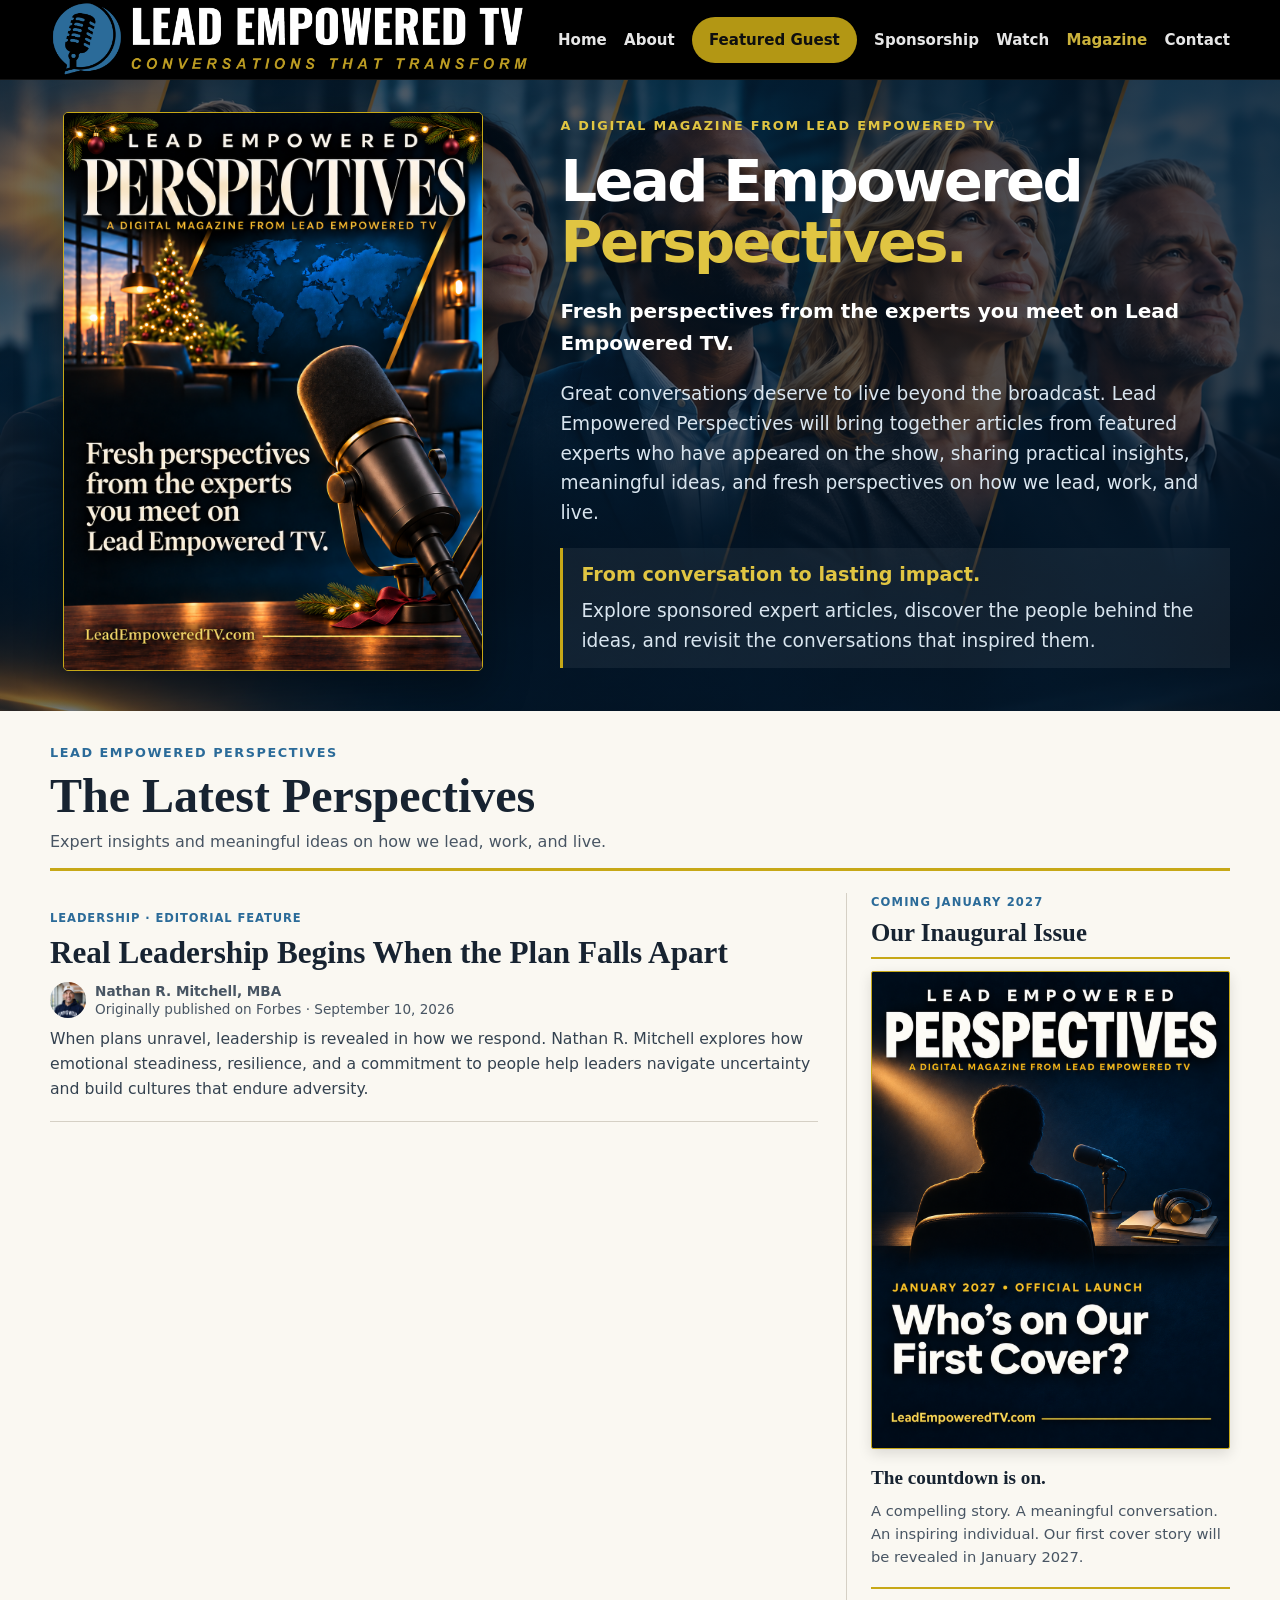
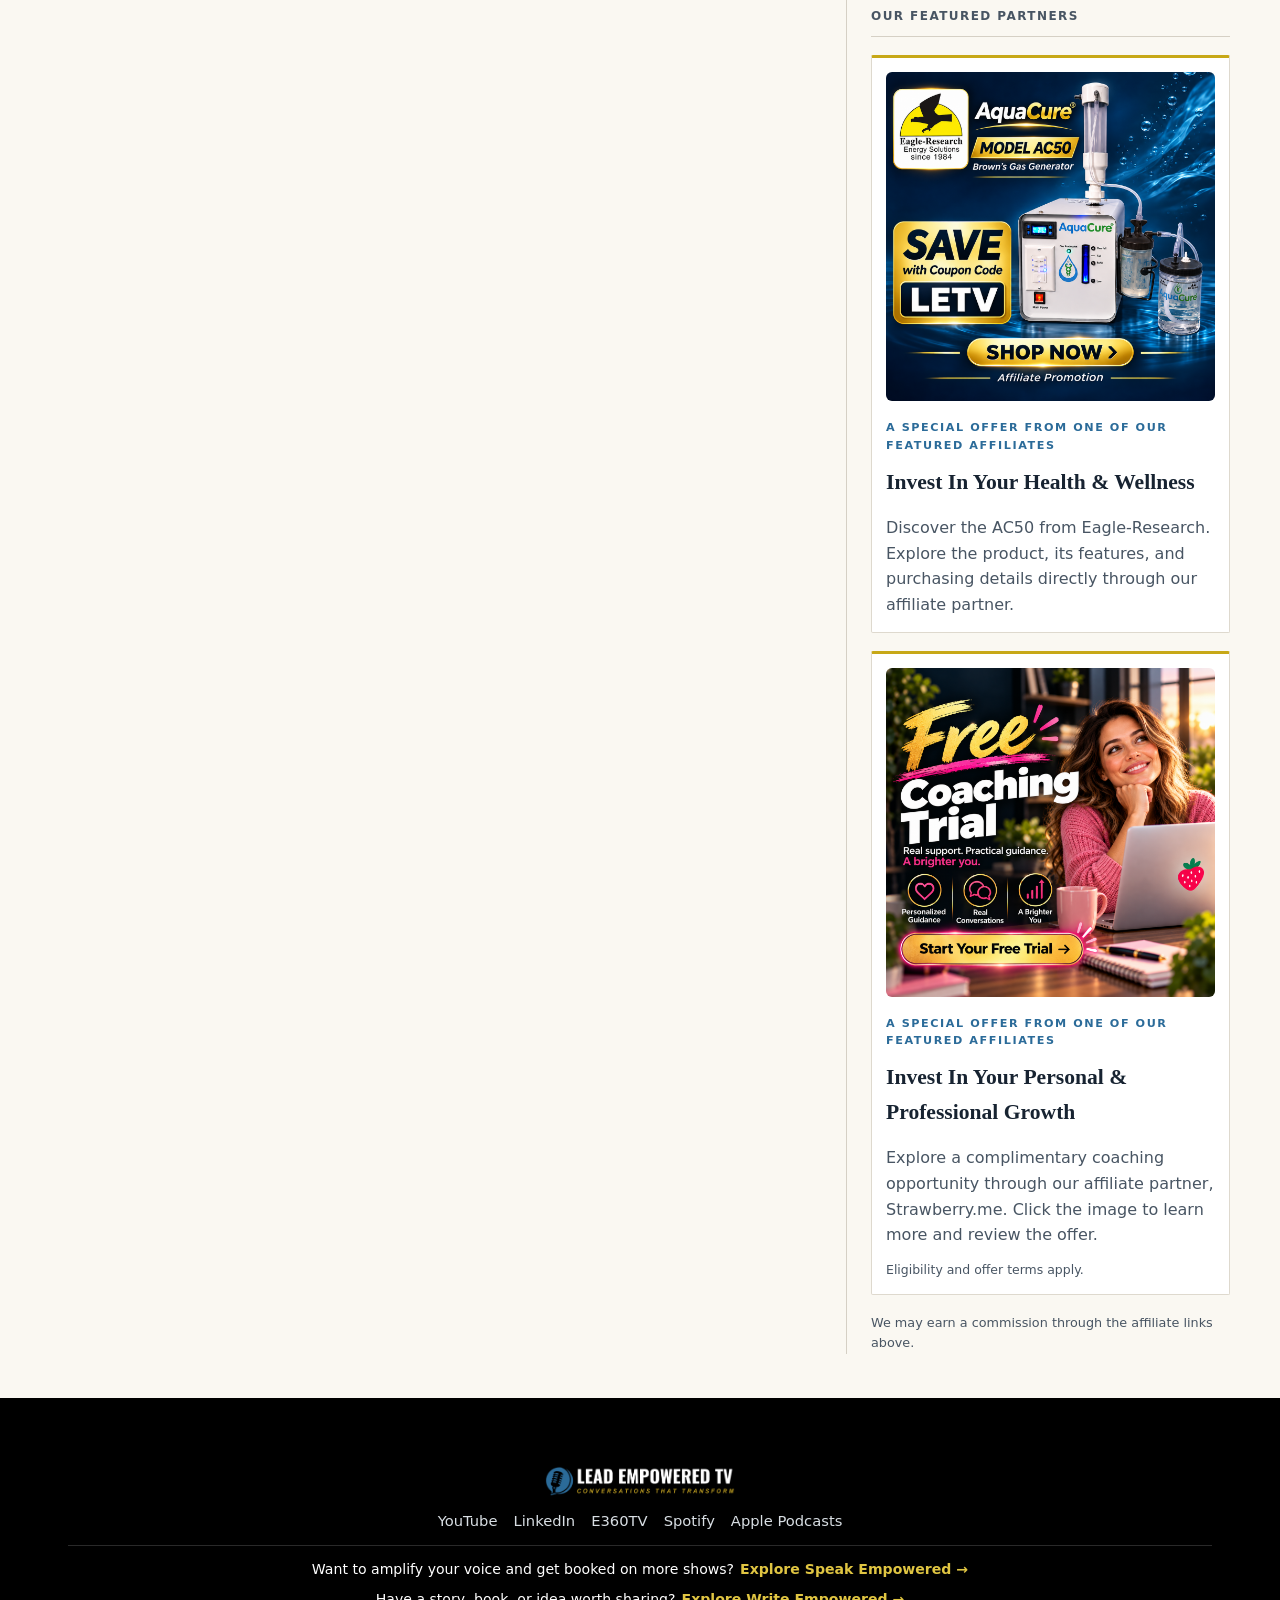
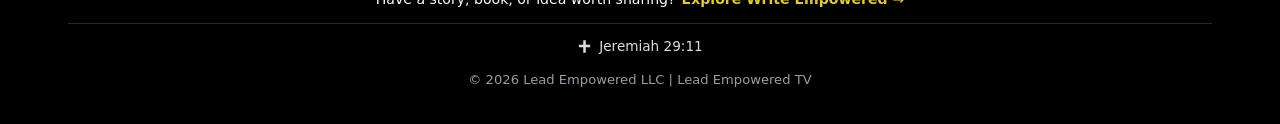
<file: magazine.html>
<!doctype html><html lang="en"><head><meta charset="utf-8"><meta name="viewport" content="width=device-width, initial-scale=1"><meta name="description" content="Lead Empowered Perspectives, a digital magazine featuring fresh perspectives from experts who have appeared on Lead Empowered TV."><title>Lead Empowered Perspectives | Digital Magazine</title><link rel="stylesheet" href="styles.css?v=20261126-magazine"><meta name="theme-color" content="#000000"><link rel="icon" type="image/png" href="assets/letv-logo.png"><style>.hero.magazine-hero{background-image:linear-gradient(90deg,rgba(4,16,30,.55),rgba(4,16,30,.74)),url("assets/Optimistic%20Corporate%20Team%20Portrait.png");background-size:cover;background-position:center top;background-repeat:no-repeat}@media(max-width:900px){.hero.magazine-hero{background-position:center top;background-image:linear-gradient(rgba(4,16,30,.68),rgba(4,16,30,.88)),url("assets/Optimistic%20Corporate%20Team%20Portrait.png")}}</style><style>.magazine-editorial-grid{display:grid;grid-template-columns:minmax(0,2fr) minmax(0,1fr);gap:24px;align-items:start}.magazine-affiliate{padding:20px;border-top:4px solid var(--gold)}.magazine-affiliate img{display:block;width:100%;height:auto;border-radius:6px;margin:12px 0 18px}.magazine-affiliate .affiliate-fallback{max-width:220px;margin:12px auto 18px}.magazine-affiliate h3{margin:10px 0;font-size:1.35rem}.magazine-affiliate .affiliate-disclosure{font-size:.78rem;margin:12px 0 0}@media(max-width:760px){.magazine-editorial-grid{grid-template-columns:1fr}}</style><style>.magazine-ad-stack{display:grid;gap:24px;min-width:0}</style><style>.magazine-affiliate img{margin-top:0}</style><style>.magazine-article-list{display:grid;gap:12px;min-width:0}.magazine-article-list .magazine-article{padding:14px 18px;border-top:3px solid var(--gold)}.magazine-article h3{font-size:clamp(1.2rem,2.2vw,1.55rem);line-height:1.25;margin:5px 0 8px}.magazine-article .eyebrow{font-size:.72rem;margin:0}.magazine-byline{display:flex;align-items:center;gap:9px;margin:0 0 8px;font-size:.85rem;line-height:1.35}.magazine-author-photo{width:36px;height:36px;object-fit:cover;border-radius:50%;flex-shrink:0}.magazine-article p{font-size:.94rem;line-height:1.5;margin:0}.magazine-pagination{display:flex;align-items:center;justify-content:space-between;gap:10px}.magazine-pagination[hidden],.magazine-article[hidden]{display:none!important}.magazine-pagination button:disabled{opacity:.45;cursor:default}</style><style>.section.magazine-editorial{background:#faf8f2;color:#172331;padding:32px 0 44px}.magazine-masthead{border-bottom:3px solid #c7a817;padding-bottom:14px;margin-bottom:22px}.magazine-masthead .eyebrow{color:#2b6b99;letter-spacing:.12em}.magazine-masthead h2{font-family:Georgia,'Times New Roman',serif;font-size:clamp(2rem,4vw,3rem);line-height:1.1;margin:6px 0;color:#172331}.magazine-masthead p{margin:6px 0 0;color:#485563}.magazine-editorial .magazine-editorial-grid{gap:28px}.magazine-editorial .magazine-article-list{gap:0}.magazine-editorial .magazine-article-list .magazine-article{background:transparent;border:0;border-bottom:1px solid #d5d0c5;border-radius:0;box-shadow:none;padding:16px 0 20px;color:#172331}.magazine-editorial .magazine-article h3{font-family:Georgia,'Times New Roman',serif;font-size:clamp(1.45rem,2.6vw,1.95rem);line-height:1.18;margin:7px 0 10px;color:#172331}.magazine-editorial .magazine-article h3 a:hover{color:#2b6b99!important;text-decoration:underline!important}.magazine-editorial .magazine-article .eyebrow{color:#2b6b99;letter-spacing:.08em}.magazine-editorial .magazine-byline{color:#485563}.magazine-editorial .magazine-article p{color:#344250;font-size:.98rem;line-height:1.6}.magazine-editorial .magazine-ad-stack{border-left:1px solid #d5d0c5;padding-left:24px;gap:18px}.magazine-partners-heading{font-size:.75rem;letter-spacing:.12em;text-transform:uppercase;color:#485563;border-bottom:1px solid #d5d0c5;padding-bottom:10px;margin:0}.magazine-editorial .magazine-affiliate{background:#fff;border:1px solid #ded9ce;border-top:3px solid #c7a817;border-radius:2px;box-shadow:none;padding:14px;color:#172331}.magazine-editorial .magazine-affiliate .eyebrow{color:#2b6b99;font-size:.7rem}.magazine-editorial .magazine-affiliate h3{font-family:Georgia,'Times New Roman',serif;color:#172331}.magazine-editorial .magazine-affiliate p{color:#485563}.magazine-editorial .affiliate-disclosure{color:#485563}.magazine-editorial .magazine-pagination{padding-top:16px}.magazine-editorial .magazine-pagination .btn{color:#172331;border-color:#2b6b99}@media(max-width:760px){.magazine-editorial .magazine-ad-stack{border-left:0;padding-left:0;border-top:1px solid #d5d0c5;padding-top:20px}.section.magazine-editorial{padding:24px 0 32px}}</style><style>.magazine-intro .magazine-feature{margin-bottom:0}.magazine-intro>p:last-of-type{margin-bottom:16px}</style><style>.magazine-inaugural{padding:0 0 18px;border-bottom:2px solid #c7a817;color:#172331}.magazine-inaugural .eyebrow{color:#2b6b99;font-size:.72rem;letter-spacing:.1em}.magazine-inaugural h3{font-family:Georgia,'Times New Roman',serif;font-size:1.55rem;line-height:1.2;margin:6px 0 12px;padding-bottom:10px;border-bottom:2px solid #c7a817;color:#172331}.magazine-inaugural img{display:block;width:100%;height:auto;border:1px solid #c7a817;border-radius:2px;box-shadow:0 5px 14px rgba(0,0,0,.12)}.magazine-inaugural h4{font-family:Georgia,'Times New Roman',serif;font-size:1.2rem;margin:14px 0 6px;color:#172331}.magazine-inaugural p{font-size:.92rem;line-height:1.55;color:#485563;margin:0}</style></head><body><header class="site-header"><div class="container nav"><a class="brand" href="index.html"><img src="assets/letv-logo.png" alt="Lead Empowered TV"></a><button class="menu-btn" aria-label="Open navigation" aria-expanded="false">Menu</button><nav class="nav-links"><a href="index.html">Home</a><a href="about.html">About</a><a href="featured-guest.html" class="nav-cta">Featured Guest</a><a href="sponsorship.html">Sponsorship</a><a href="watch.html">Watch</a><a href="magazine.html" aria-current="page">Magazine</a><a href="contact.html">Contact</a></nav></div></header><main><section class="hero magazine-hero"><div class="container magazine-grid"><div class="magazine-cover"><img src="assets/Warm%20holiday%20perspectives%20magazine%20cover.png" alt="Lead Empowered Perspectives digital magazine cover"></div><div class="magazine-intro"><div class="eyebrow">A Digital Magazine from Lead Empowered TV</div><h1>Lead Empowered <span>Perspectives.</span></h1><p class="magazine-lead">Fresh perspectives from the experts you meet on Lead Empowered TV.</p><p>Great conversations deserve to live beyond the broadcast. Lead Empowered Perspectives will bring together articles from featured experts who have appeared on the show, sharing practical insights, meaningful ideas, and fresh perspectives on how we lead, work, and live.</p><div class="magazine-feature"><h2>From conversation to lasting impact.</h2><p>Explore sponsored expert articles, discover the people behind the ideas, and revisit the conversations that inspired them.</p></div></div></div></section><section class="section magazine-editorial"><div class="container"><header class="magazine-masthead"><div class="eyebrow">Lead Empowered Perspectives</div><h2>The Latest Perspectives</h2><p>Expert insights and meaningful ideas on how we lead, work, and live.</p></header><div class="magazine-editorial-grid"><div class="magazine-article-list"><article class="card magazine-article"><div class="eyebrow">Leadership · Editorial Feature</div><h3><a href="real-leadership-begins-when-the-plan-falls-apart.html" style="color:inherit;text-decoration:none">Real Leadership Begins When the Plan Falls Apart</a></h3><div class="magazine-byline"><img src="assets/nathan-headshot.png" alt="Nathan R. Mitchell" class="magazine-author-photo"><div><strong>Nathan R. Mitchell, MBA</strong><div style="font-size:.85rem">Originally published on Forbes · September 10, 2026</div></div></div><p>When plans unravel, leadership is revealed in how we respond. Nathan R. Mitchell explores how emotional steadiness, resilience, and a commitment to people help leaders navigate uncertainty and build cultures that endure adversity.</p></article><nav class="magazine-pagination" aria-label="Article pages" hidden><button type="button" class="btn btn-outline" data-page-prev>Previous</button><span data-page-status aria-live="polite"></span><button type="button" class="btn btn-outline" data-page-next>Next</button></nav></div><div class="magazine-ad-stack"><section class="magazine-inaugural" aria-labelledby="inaugural-heading"><div class="eyebrow">Coming January 2027</div><h3 id="inaugural-heading">Our Inaugural Issue</h3><img src="assets/January%202027%20First%20Cover%20Teaser.png" alt="Lead Empowered Perspectives January 2027 official launch teaser: Who’s on Our First Cover?" loading="lazy"><h4>The countdown is on.</h4><p>A compelling story. A meaningful conversation. An inspiring individual. Our first cover story will be revealed in January 2027.</p></section><h3 class="magazine-partners-heading">Our Featured Partners</h3><aside class="card magazine-affiliate" aria-label="Affiliate advertisement"><a href="https://eagle-research.com/product/ac50/?ref_affiliate_ndhddhdkjeiuxhj=34443" target="_blank" rel="sponsored noopener noreferrer"><img src="assets/AquaCure%20Generator%20Promo%20with%20Eagle-Research.png" alt="Eagle-Research AquaCure AC50 affiliate promotion — coupon code LETV" loading="lazy"></a><div class="eyebrow">A Special Offer From One of Our Featured Affiliates</div><h3>Invest In Your Health &amp; Wellness</h3><p>Discover the AC50 from Eagle-Research. Explore the product, its features, and purchasing details directly through our affiliate partner.</p></aside><aside class="card magazine-affiliate" aria-label="Affiliate advertisement"><a href="https://app.strawberry.me/r/nathanm" target="_blank" rel="sponsored noopener noreferrer"><img src="assets/Free%20Coaching%20Trial%20Workspace%20(2).png" alt="Strawberry.me free coaching trial — explore offer" loading="lazy"></a><div class="eyebrow">A Special Offer From One of Our Featured Affiliates</div><h3>Invest In Your Personal &amp; Professional Growth</h3><p>Explore a complimentary coaching opportunity through our affiliate partner, Strawberry.me. Click the image to learn more and review the offer.</p><p class="affiliate-disclosure">Eligibility and offer terms apply.</p></aside><p class="affiliate-disclosure" style="font-size:.8rem;margin:0">We may earn a commission through the affiliate links above.</p></div></div></div></section></main><footer class="site-footer"><div class="container footer-simple"><div class="footer-simple-brand"><img src="assets/letv-logo.png" alt="Lead Empowered TV"></div><div class="footer-simple-follow"><a href="https://www.youtube.com/@LeadEmpoweredTV" target="_blank" rel="noopener">YouTube</a><a href="https://www.linkedin.com/in/nathanrmitchell/" target="_blank" rel="noopener">LinkedIn</a><a href="https://e360tv.com/tvshow-details/lead-empowered-tv" target="_blank" rel="noopener">E360TV</a><a href="https://open.spotify.com/show/033vvE1kZhwnEYryCUpQne" target="_blank" rel="noopener">Spotify</a><a href="https://podcasts.apple.com/us/podcast/lead-empowered-tv-conversations-that-transform-how-we-lead-work-and-live/id1896902342" target="_blank" rel="noopener">Apple Podcasts</a></div><div class="footer-crosslinks"><div class="footer-simple-speak"><span>Want to amplify your voice and get booked on more shows?</span><a href="https://speakempowered.com" target="_blank" rel="noopener">Explore Speak Empowered →</a></div><div class="footer-simple-write"><span>Have a story, book, or idea worth sharing?</span><a href="https://writeempowered.com" target="_blank" rel="noopener noreferrer">Explore Write Empowered →</a></div></div><div class="footer-simple-faith"><span class="footer-faith"><svg viewBox="0 0 24 24" width="15" height="15" aria-hidden="true" focusable="false" fill="currentColor"><path d="M10 2h4v7h7v4h-7v9h-4v-9H3V9h7z"/></svg><span>Jeremiah 29:11</span></span></div><div class="footer-simple-bottom">© 2026 Lead Empowered LLC | Lead Empowered TV</div></div></footer><script src="script.js"></script><script>(()=>{const list=document.querySelector(".magazine-article-list");if(!list)return;const articles=[...list.querySelectorAll(".magazine-article")],nav=list.querySelector(".magazine-pagination"),prev=nav.querySelector("[data-page-prev]"),next=nav.querySelector("[data-page-next]"),status=nav.querySelector("[data-page-status]");const size=5,total=Math.ceil(articles.length/size);let page=0;function render(){articles.forEach((a,i)=>a.hidden=i<page*size||i>=(page+1)*size);nav.hidden=total<=1;prev.disabled=page===0;next.disabled=page>=total-1;status.textContent=`Page ${page+1} of ${total}`;}prev.addEventListener("click",()=>{if(page>0){page--;render();list.scrollIntoView({block:"start"});}});next.addEventListener("click",()=>{if(page<total-1){page++;render();list.scrollIntoView({block:"start"});}});render();})();</script></body></html>
</file>
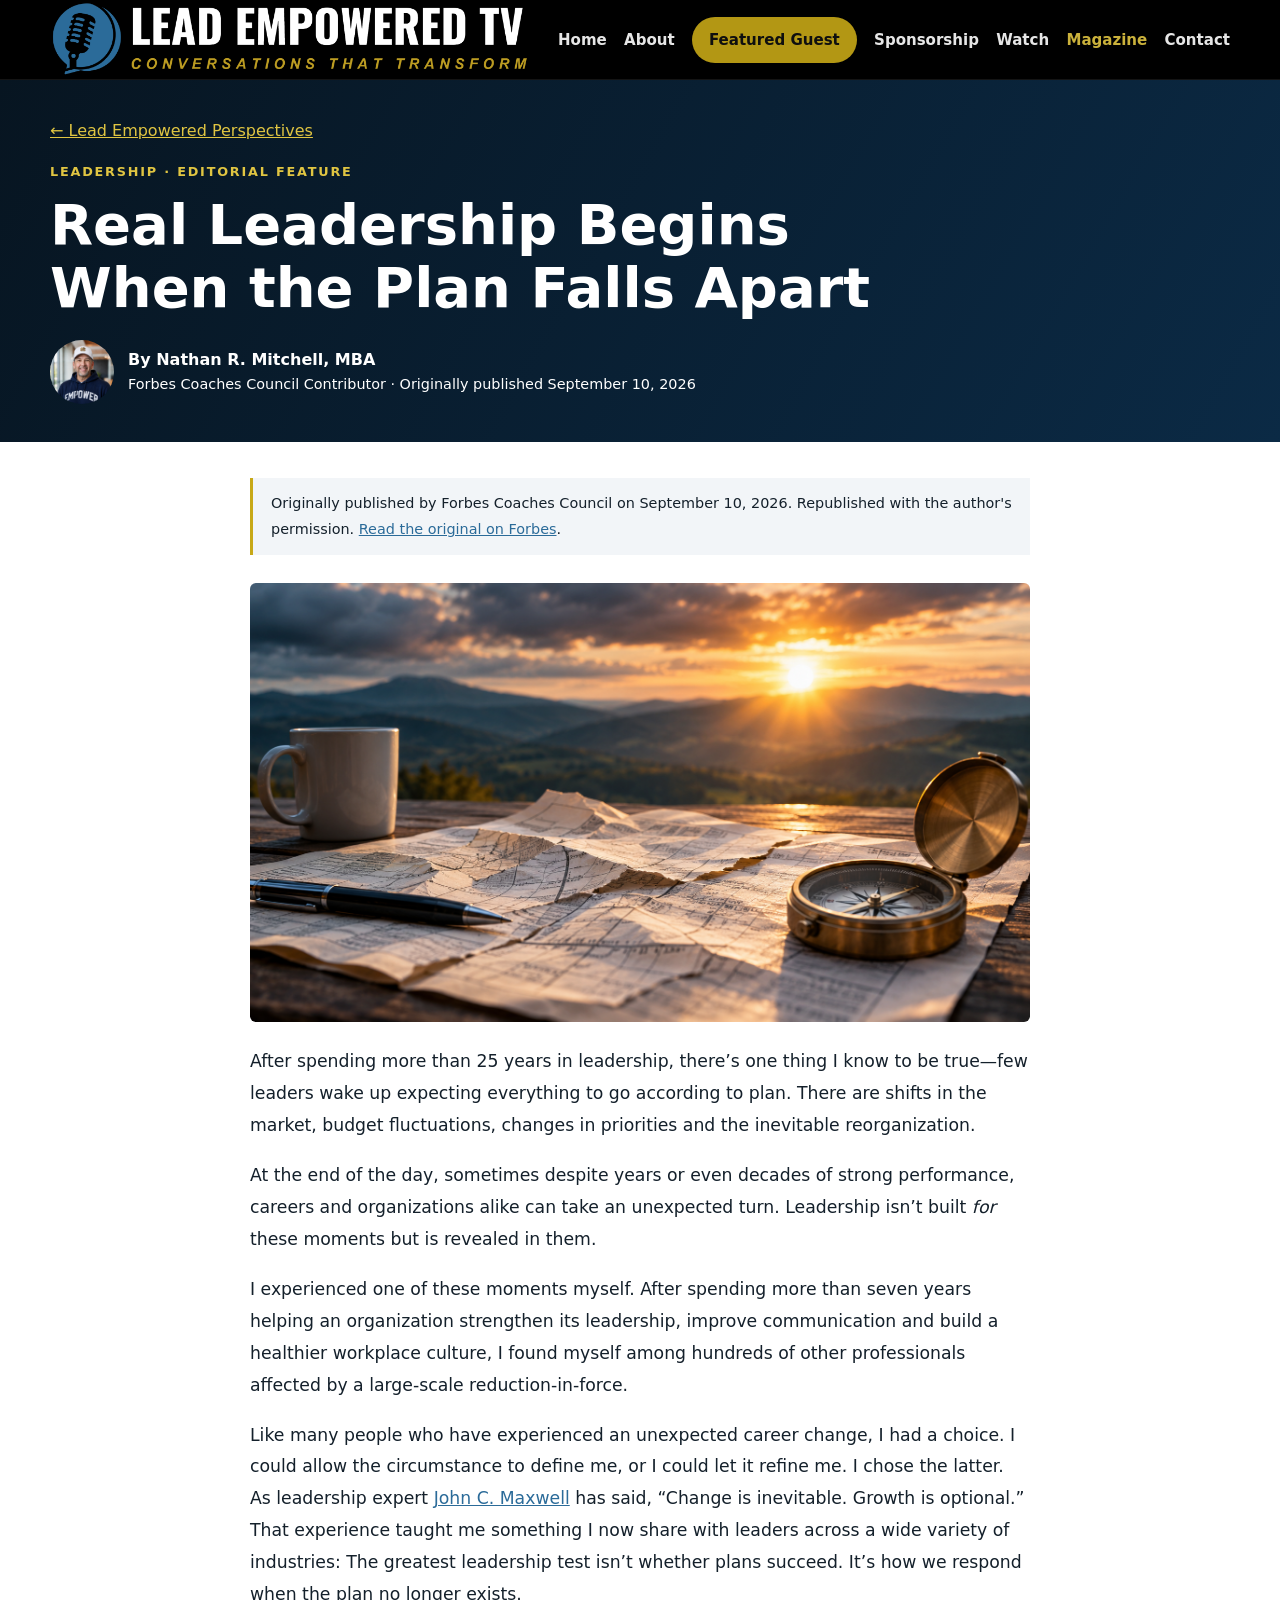
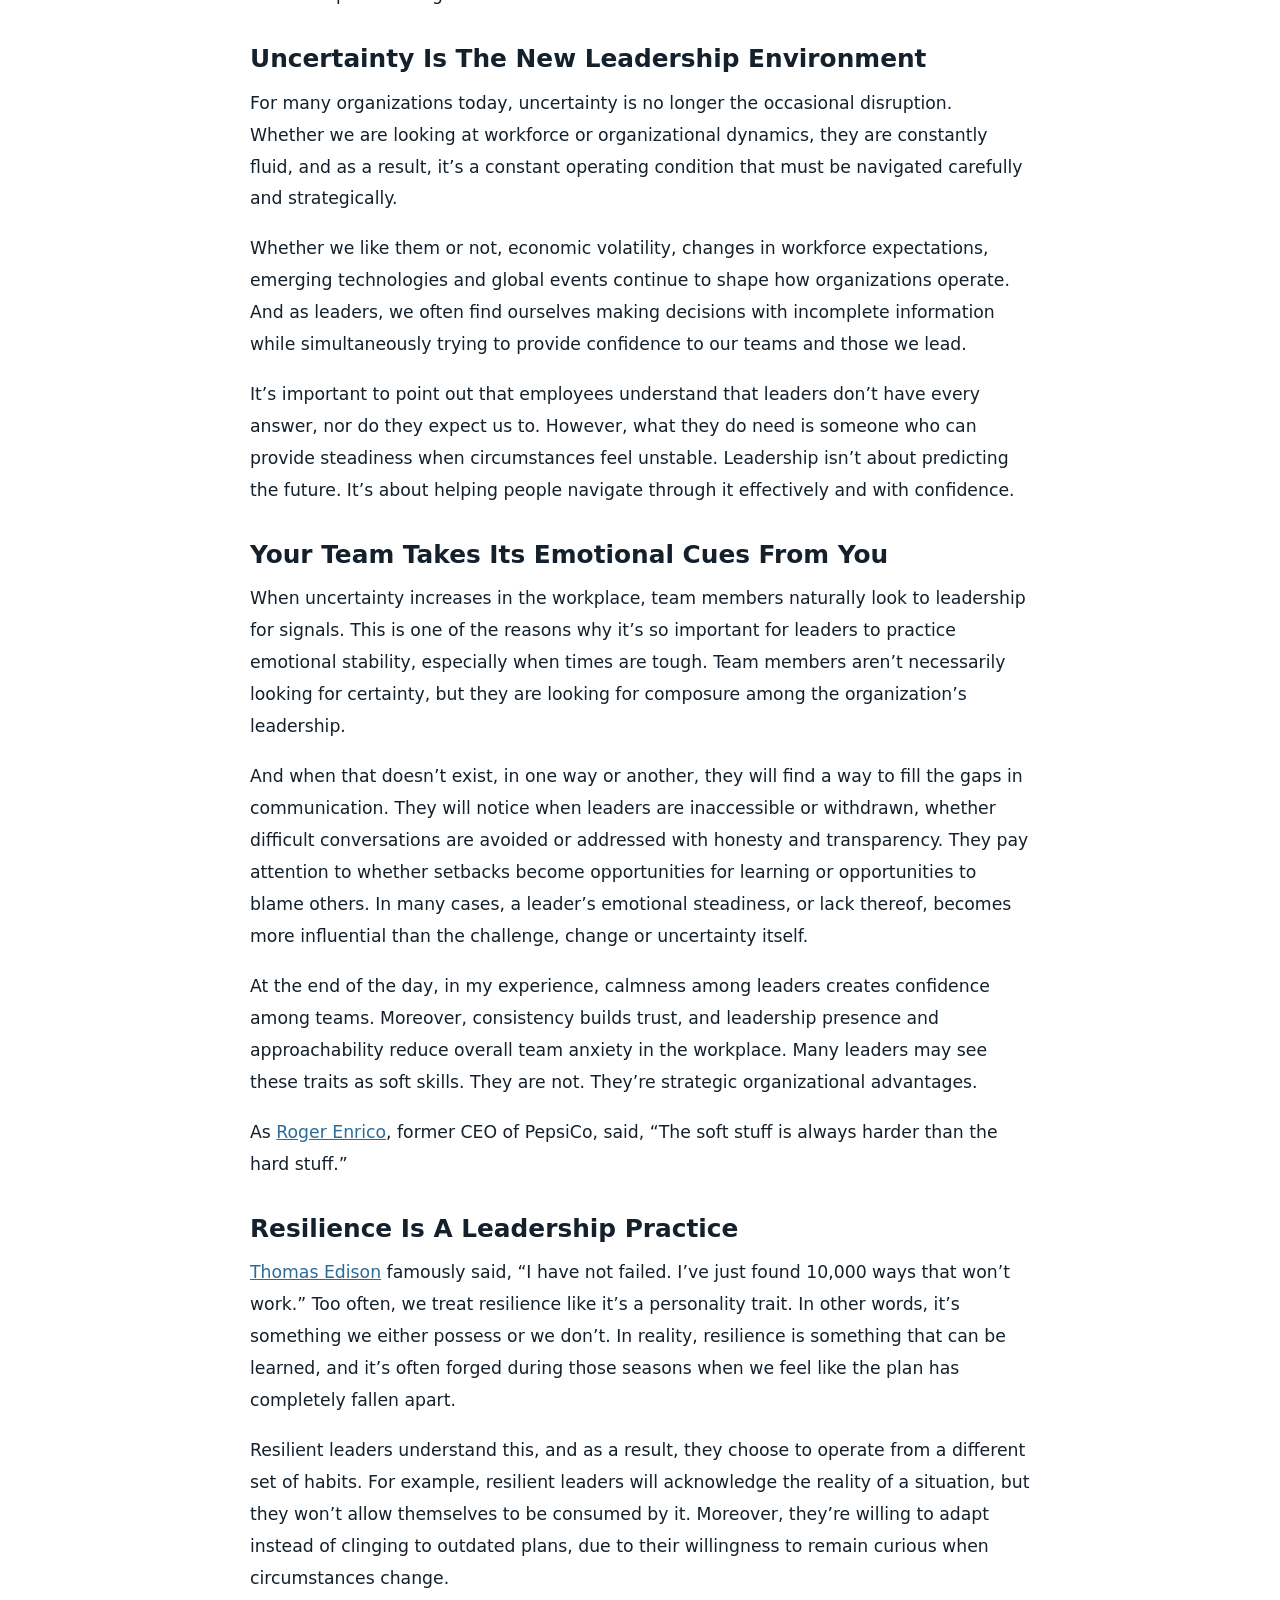
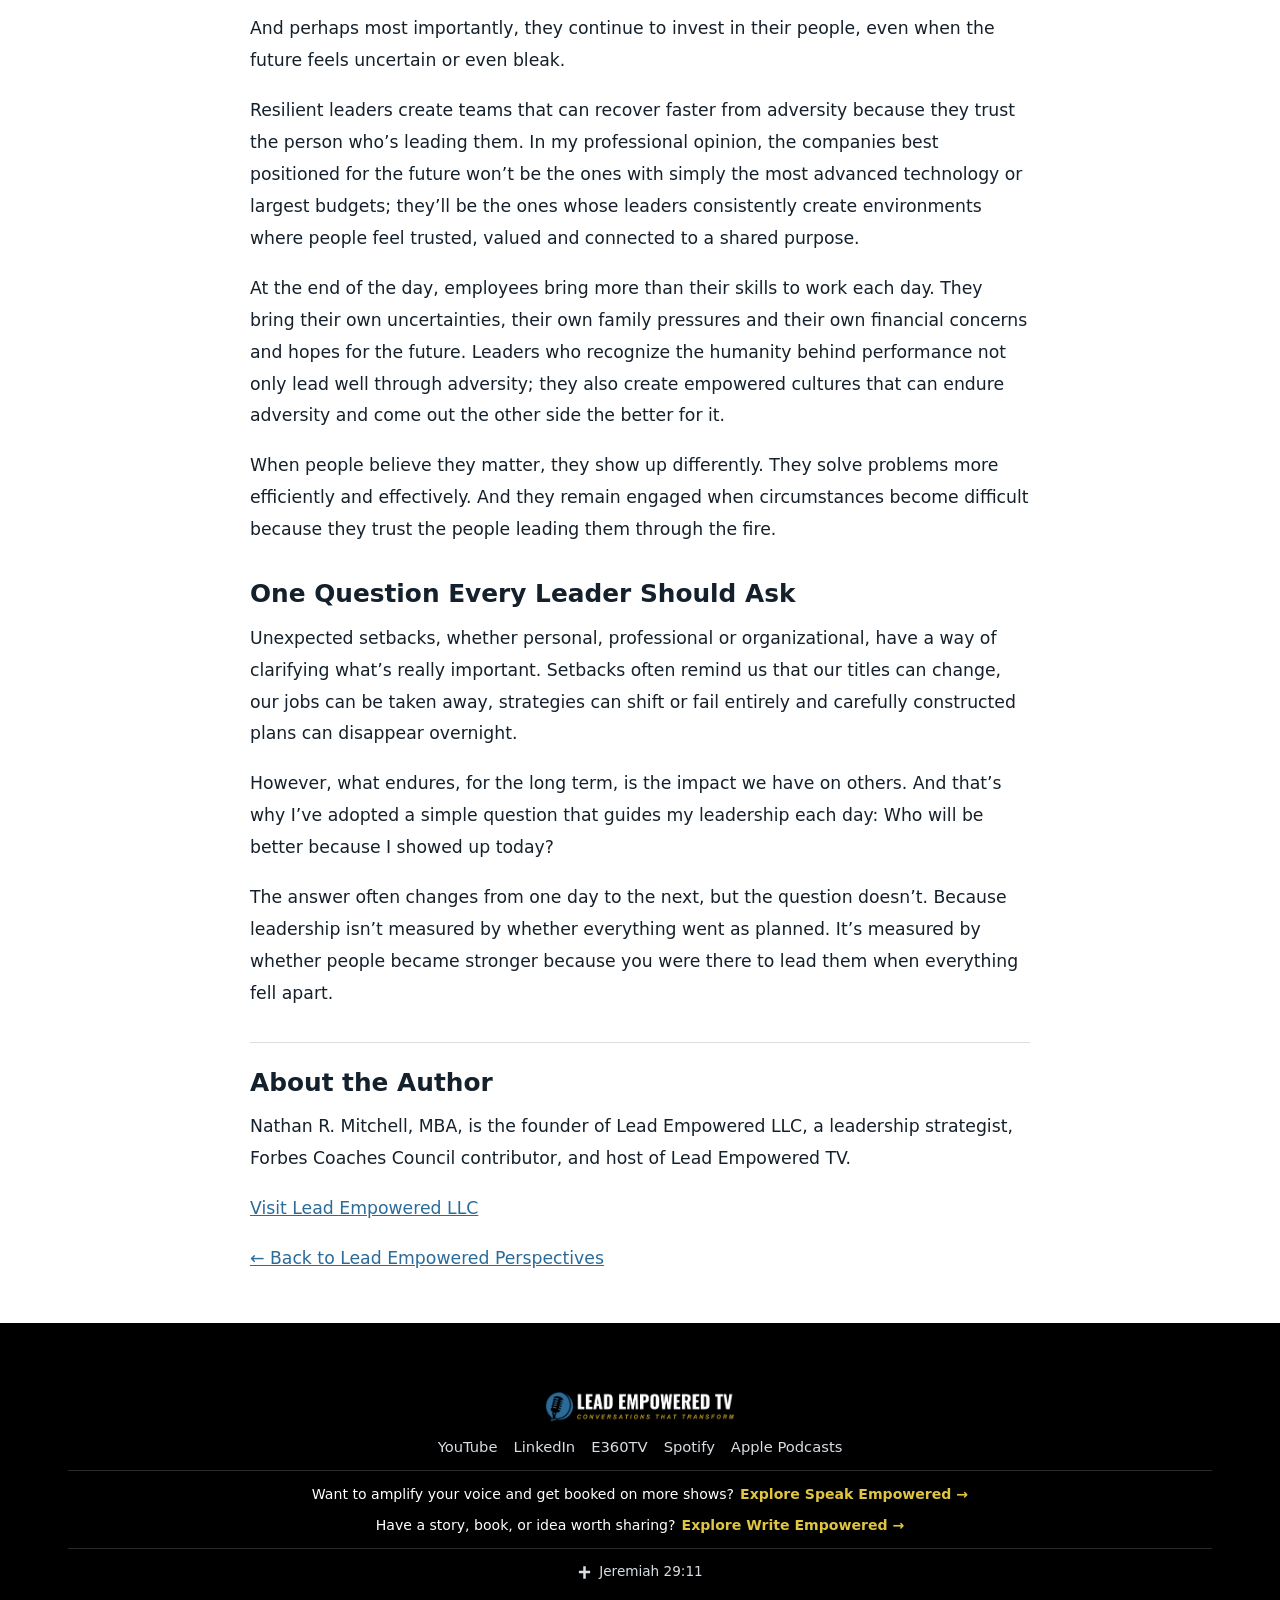
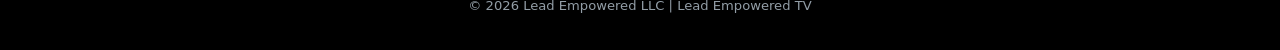
<file: real-leadership-begins-when-the-plan-falls-apart.html>
<!doctype html><html lang="en"><head><meta charset="utf-8"><meta name="viewport" content="width=device-width, initial-scale=1"><meta name="description" content="When plans unravel, leadership is revealed in how we respond. Nathan R. Mitchell explores how emotional steadiness, resilience, and a commitment to people help leaders navigate uncertainty and build cultures that endure adversity."><title>Real Leadership Begins When the Plan Falls Apart | Lead Empowered Perspectives</title><link rel="stylesheet" href="styles.css?v=20261126-editorial"><meta name="theme-color" content="#000000"><link rel="icon" type="image/png" href="assets/letv-logo.png"><style>.perspectives-header{padding:38px 0;background:linear-gradient(120deg,#071521,#0b2a45);color:#fff}.perspectives-header h1{font-size:clamp(2rem,5vw,3.5rem);line-height:1.12;max-width:900px;margin:12px 0 20px}.perspectives-header a{color:#e0c542}.perspectives-byline{display:flex;align-items:center;gap:14px}.perspectives-byline img{width:64px;height:64px;object-fit:cover;border-radius:50%}.perspectives-byline span{display:block;font-size:.9rem}.perspectives-body{max-width:780px;margin:auto;padding:36px 0 48px;font-size:1.08rem;line-height:1.85}.perspectives-body h2{font-size:1.55rem;line-height:1.3;margin:32px 0 12px}.perspectives-body p{margin:0 0 18px}.perspectives-body a{color:#2b6b99;text-decoration:underline}.perspectives-credit{border-left:3px solid #c7a817;padding:12px 18px;background:#f2f5f8;margin-bottom:28px;font-size:.9rem}.perspectives-author{border-top:1px solid #ddd;padding-top:24px;margin-top:32px}.perspectives-author h2{margin-top:0}</style></head><body><header class="site-header"><div class="container nav"><a class="brand" href="index.html"><img src="assets/letv-logo.png" alt="Lead Empowered TV"></a><button class="menu-btn" aria-label="Open navigation" aria-expanded="false">Menu</button><nav class="nav-links"><a href="index.html">Home</a><a href="about.html">About</a><a href="featured-guest.html" class="nav-cta">Featured Guest</a><a href="sponsorship.html">Sponsorship</a><a href="watch.html">Watch</a><a href="magazine.html" aria-current="page">Magazine</a><a href="contact.html">Contact</a></nav></div></header><main><article><header class="perspectives-header"><div class="container"><a href="magazine.html">← Lead Empowered Perspectives</a><div class="eyebrow" style="margin-top:18px">Leadership · Editorial Feature</div><h1>Real Leadership Begins When the Plan Falls Apart</h1><div class="perspectives-byline"><img src="assets/nathan-headshot.png" alt="Nathan R. Mitchell"><div><strong>By Nathan R. Mitchell, MBA</strong><span>Forbes Coaches Council Contributor · Originally published September 10, 2026</span></div></div></div></header><div class="container"><div class="perspectives-body"><div class="perspectives-credit">Originally published by Forbes Coaches Council on September 10, 2026. Republished with the author's permission. <a href="https://www.forbes.com/councils/forbescoachescouncil/2026/09/10/real-leadership-begins-when-the-plan-falls-apart/" target="_blank" rel="noopener noreferrer">Read the original on Forbes</a>.</div><figure style="margin:0 0 24px"><img src="assets/Recalculating%20the%20Journey.png" alt="Compass and map at sunrise, symbolizing leadership through uncertainty" style="display:block;width:100%;height:auto;border-radius:6px"></figure><p>After spending more than 25 years in leadership, there’s one thing I know to be true—few leaders wake up expecting everything to go according to plan. There are shifts in the market, budget fluctuations, changes in priorities and the inevitable reorganization.</p>
<p>At the end of the day, sometimes despite years or even decades of strong performance, careers and organizations alike can take an unexpected turn. Leadership isn’t built <em>for</em> these moments but is revealed in them.</p>
<p>I experienced one of these moments myself. After spending more than seven years helping an organization strengthen its leadership, improve communication and build a healthier workplace culture, I found myself among hundreds of other professionals affected by a large-scale reduction-in-force.</p>
<p>Like many people who have experienced an unexpected career change, I had a choice. I could allow the circumstance to define me, or I could let it refine me. I chose the latter. As leadership expert <a href="https://www.google.com/books/edition/The_15_Invaluable_Laws_of_Growth/p_Qe4Svj0jsC?hl=en&amp;gbpv=0">John C. Maxwell</a> has said, “Change is inevitable. Growth is optional.” That experience taught me something I now share with leaders across a wide variety of industries: The greatest leadership test isn’t whether plans succeed. It’s how we respond when the plan no longer exists.</p>
<h2>Uncertainty Is The New Leadership Environment</h2>
<p>For many organizations today, uncertainty is no longer the occasional disruption. Whether we are looking at workforce or organizational dynamics, they are constantly fluid, and as a result, it’s a constant operating condition that must be navigated carefully and strategically.</p>
<p>Whether we like them or not, economic volatility, changes in workforce expectations, emerging technologies and global events continue to shape how organizations operate. And as leaders, we often find ourselves making decisions with incomplete information while simultaneously trying to provide confidence to our teams and those we lead.</p>
<p>It’s important to point out that employees understand that leaders don’t have every answer, nor do they expect us to. However, what they do need is someone who can provide steadiness when circumstances feel unstable. Leadership isn’t about predicting the future. It’s about helping people navigate through it effectively and with confidence.</p>
<h2>Your Team Takes Its Emotional Cues From You</h2>
<p>When uncertainty increases in the workplace, team members naturally look to leadership for signals. This is one of the reasons why it’s so important for leaders to practice emotional stability, especially when times are tough. Team members aren’t necessarily looking for certainty, but they are looking for composure among the organization’s leadership.</p>
<p>And when that doesn’t exist, in one way or another, they will find a way to fill the gaps in communication. They will notice when leaders are inaccessible or withdrawn, whether difficult conversations are avoided or addressed with honesty and transparency. They pay attention to whether setbacks become opportunities for learning or opportunities to blame others. In many cases, a leader’s emotional steadiness, or lack thereof, becomes more influential than the challenge, change or uncertainty itself.</p>
<p>At the end of the day, in my experience, calmness among leaders creates confidence among teams. Moreover, consistency builds trust, and leadership presence and approachability reduce overall team anxiety in the workplace. Many leaders may see these traits as soft skills. They are not. They’re strategic organizational advantages.</p>
<p>As <a href="https://www.pmi.org/learning/library/interpersonal-abilities-soft-skill-people-project-6095">Roger Enrico</a>, former CEO of PepsiCo, said, “The soft stuff is always harder than the hard stuff.”</p>
<h2>Resilience Is A Leadership Practice</h2>
<p><a href="https://www.thomasedison.org/edison-quotes">Thomas Edison</a> famously said, “I have not failed. I’ve just found 10,000 ways that won’t work.” Too often, we treat resilience like it’s a personality trait. In other words, it’s something we either possess or we don’t. In reality, resilience is something that can be learned, and it’s often forged during those seasons when we feel like the plan has completely fallen apart.</p>
<p>Resilient leaders understand this, and as a result, they choose to operate from a different set of habits. For example, resilient leaders will acknowledge the reality of a situation, but they won’t allow themselves to be consumed by it. Moreover, they’re willing to adapt instead of clinging to outdated plans, due to their willingness to remain curious when circumstances change.</p>
<p>And perhaps most importantly, they continue to invest in their people, even when the future feels uncertain or even bleak.</p>
<p>Resilient leaders create teams that can recover faster from adversity because they trust the person who’s leading them. In my professional opinion, the companies best positioned for the future won’t be the ones with simply the most advanced technology or largest budgets; they’ll be the ones whose leaders consistently create environments where people feel trusted, valued and connected to a shared purpose.</p>
<p>At the end of the day, employees bring more than their skills to work each day. They bring their own uncertainties, their own family pressures and their own financial concerns and hopes for the future. Leaders who recognize the humanity behind performance not only lead well through adversity; they also create empowered cultures that can endure adversity and come out the other side the better for it.</p>
<p>When people believe they matter, they show up differently. They solve problems more efficiently and effectively. And they remain engaged when circumstances become difficult because they trust the people leading them through the fire.</p>
<h2>One Question Every Leader Should Ask</h2>
<p>Unexpected setbacks, whether personal, professional or organizational, have a way of clarifying what’s really important. Setbacks often remind us that our titles can change, our jobs can be taken away, strategies can shift or fail entirely and carefully constructed plans can disappear overnight.</p>
<p>However, what endures, for the long term, is the impact we have on others. And that’s why I’ve adopted a simple question that guides my leadership each day: Who will be better because I showed up today?</p>
<p>The answer often changes from one day to the next, but the question doesn’t. Because leadership isn’t measured by whether everything went as planned. It’s measured by whether people became stronger because you were there to lead them when everything fell apart.</p><aside class="perspectives-author"><h2>About the Author</h2><p>Nathan R. Mitchell, MBA, is the founder of Lead Empowered LLC, a leadership strategist, Forbes Coaches Council contributor, and host of Lead Empowered TV.</p><p><a href="https://leadempoweredllc.com">Visit Lead Empowered LLC</a></p></aside><a href="magazine.html">← Back to Lead Empowered Perspectives</a></div></div></article></main><footer class="site-footer"><div class="container footer-simple"><div class="footer-simple-brand"><img src="assets/letv-logo.png" alt="Lead Empowered TV"></div><div class="footer-simple-follow"><a href="https://www.youtube.com/@LeadEmpoweredTV" target="_blank" rel="noopener">YouTube</a><a href="https://www.linkedin.com/in/nathanrmitchell/" target="_blank" rel="noopener">LinkedIn</a><a href="https://e360tv.com/tvshow-details/lead-empowered-tv" target="_blank" rel="noopener">E360TV</a><a href="https://open.spotify.com/show/033vvE1kZhwnEYryCUpQne" target="_blank" rel="noopener">Spotify</a><a href="https://podcasts.apple.com/us/podcast/lead-empowered-tv-conversations-that-transform-how-we-lead-work-and-live/id1896902342" target="_blank" rel="noopener">Apple Podcasts</a></div><div class="footer-crosslinks"><div class="footer-simple-speak"><span>Want to amplify your voice and get booked on more shows?</span><a href="https://speakempowered.com" target="_blank" rel="noopener">Explore Speak Empowered →</a></div><div class="footer-simple-write"><span>Have a story, book, or idea worth sharing?</span><a href="https://writeempowered.com" target="_blank" rel="noopener noreferrer">Explore Write Empowered →</a></div></div><div class="footer-simple-faith"><span class="footer-faith"><svg viewBox="0 0 24 24" width="15" height="15" aria-hidden="true" focusable="false" fill="currentColor"><path d="M10 2h4v7h7v4h-7v9h-4v-9H3V9h7z"/></svg><span>Jeremiah 29:11</span></span></div><div class="footer-simple-bottom">© 2026 Lead Empowered LLC | Lead Empowered TV</div></div></footer><script src="script.js"></script></body></html>
</file>
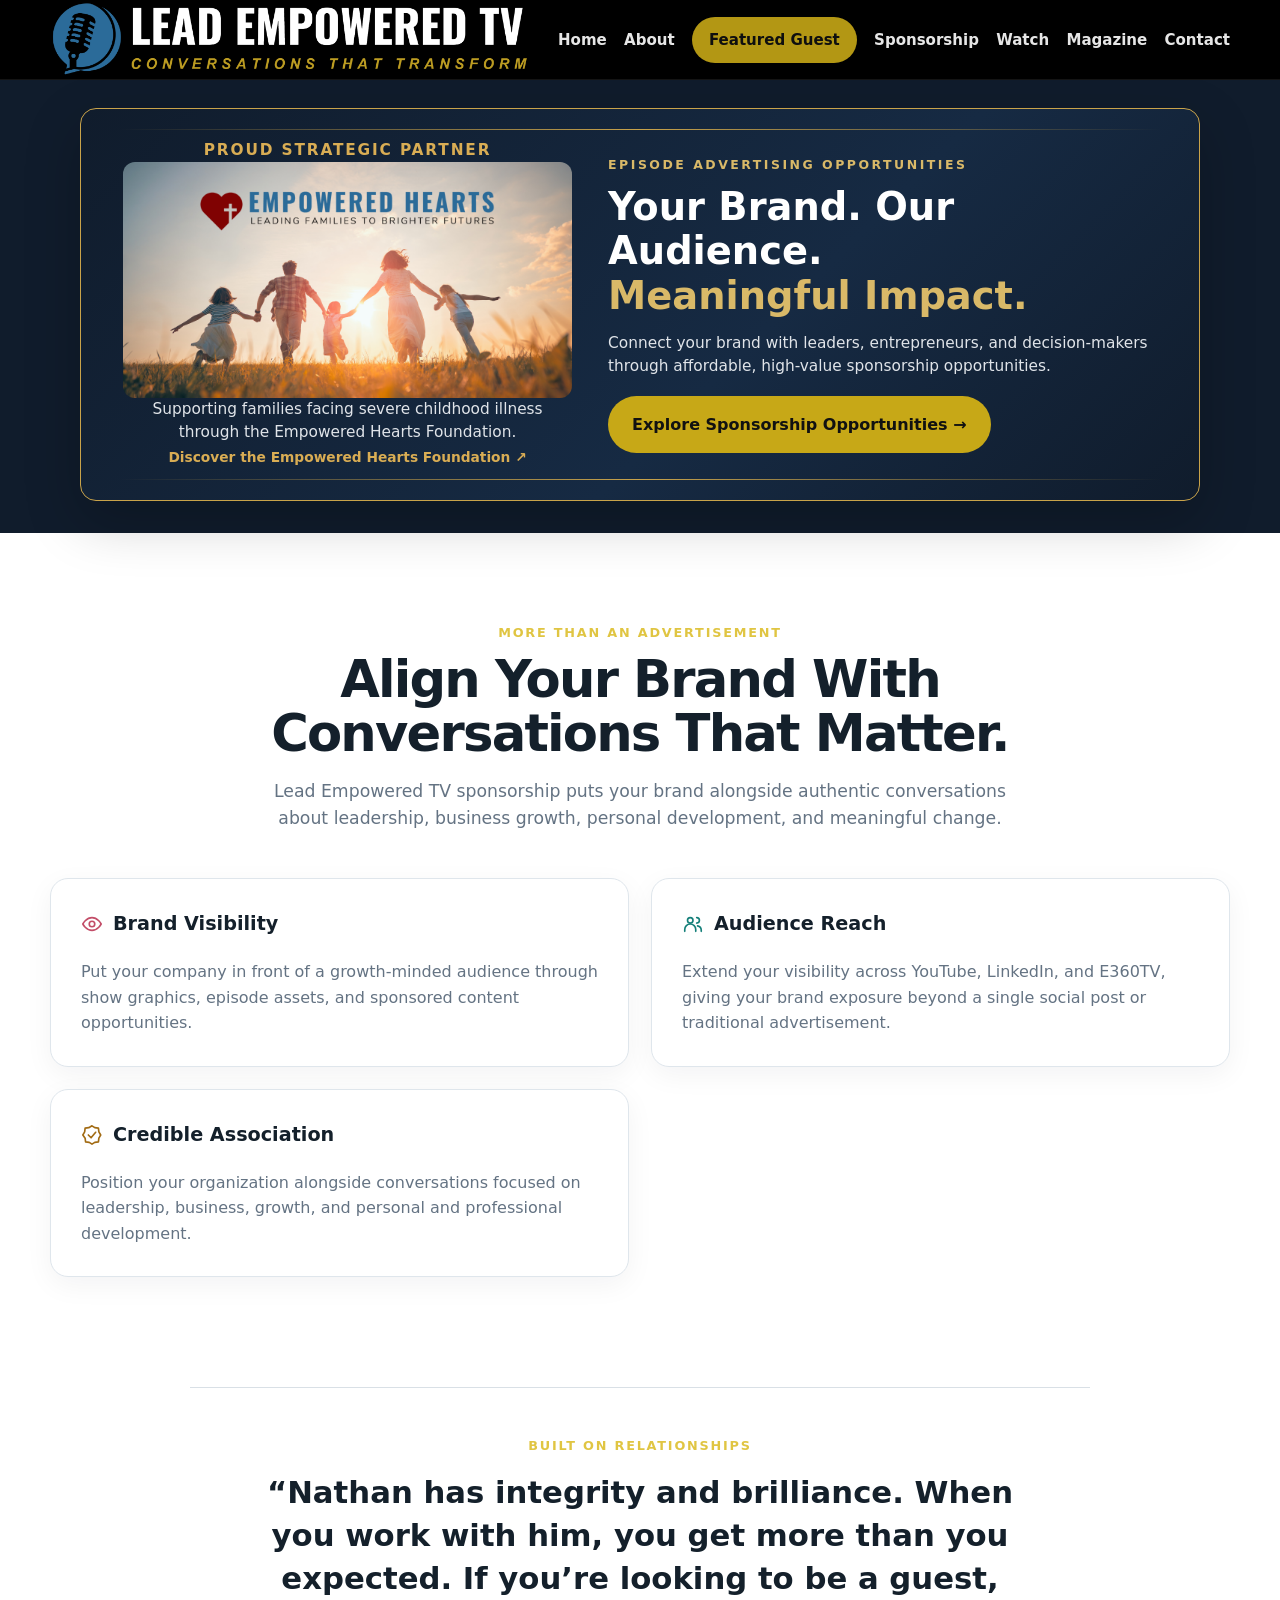
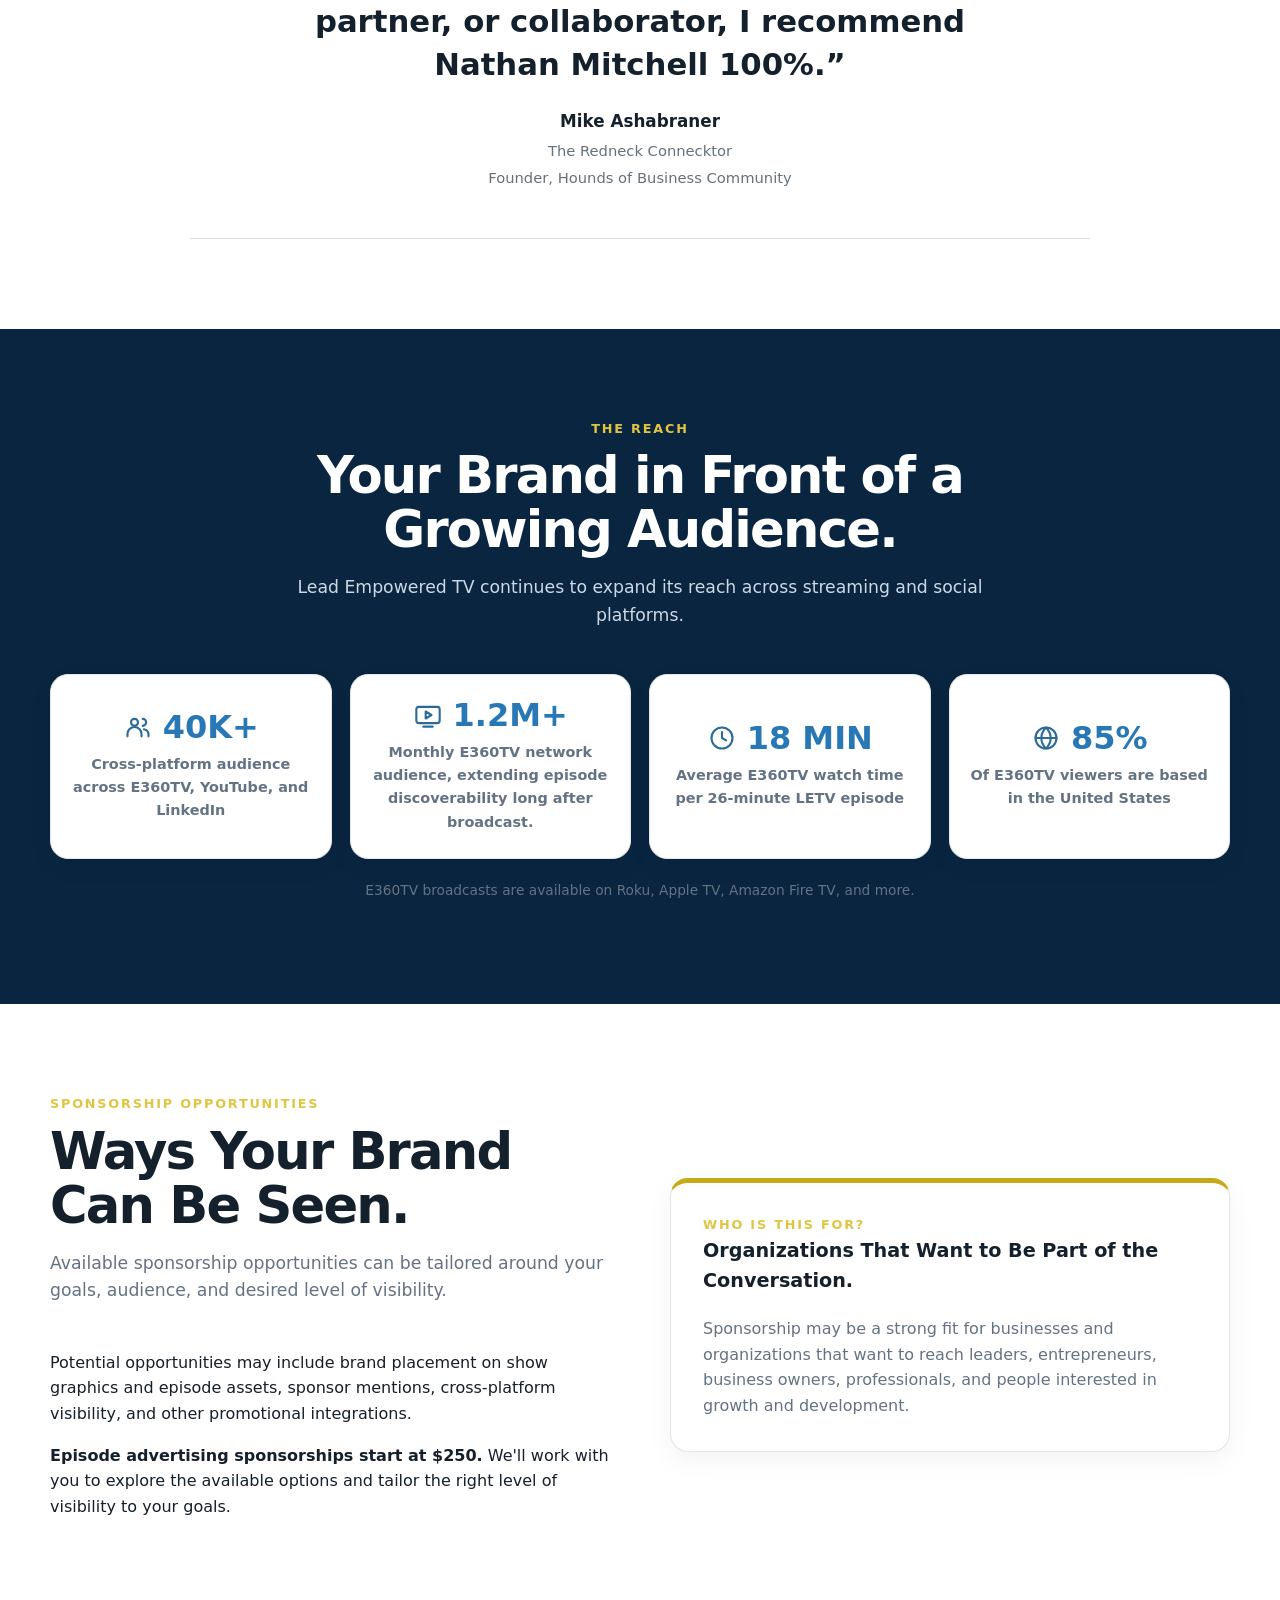
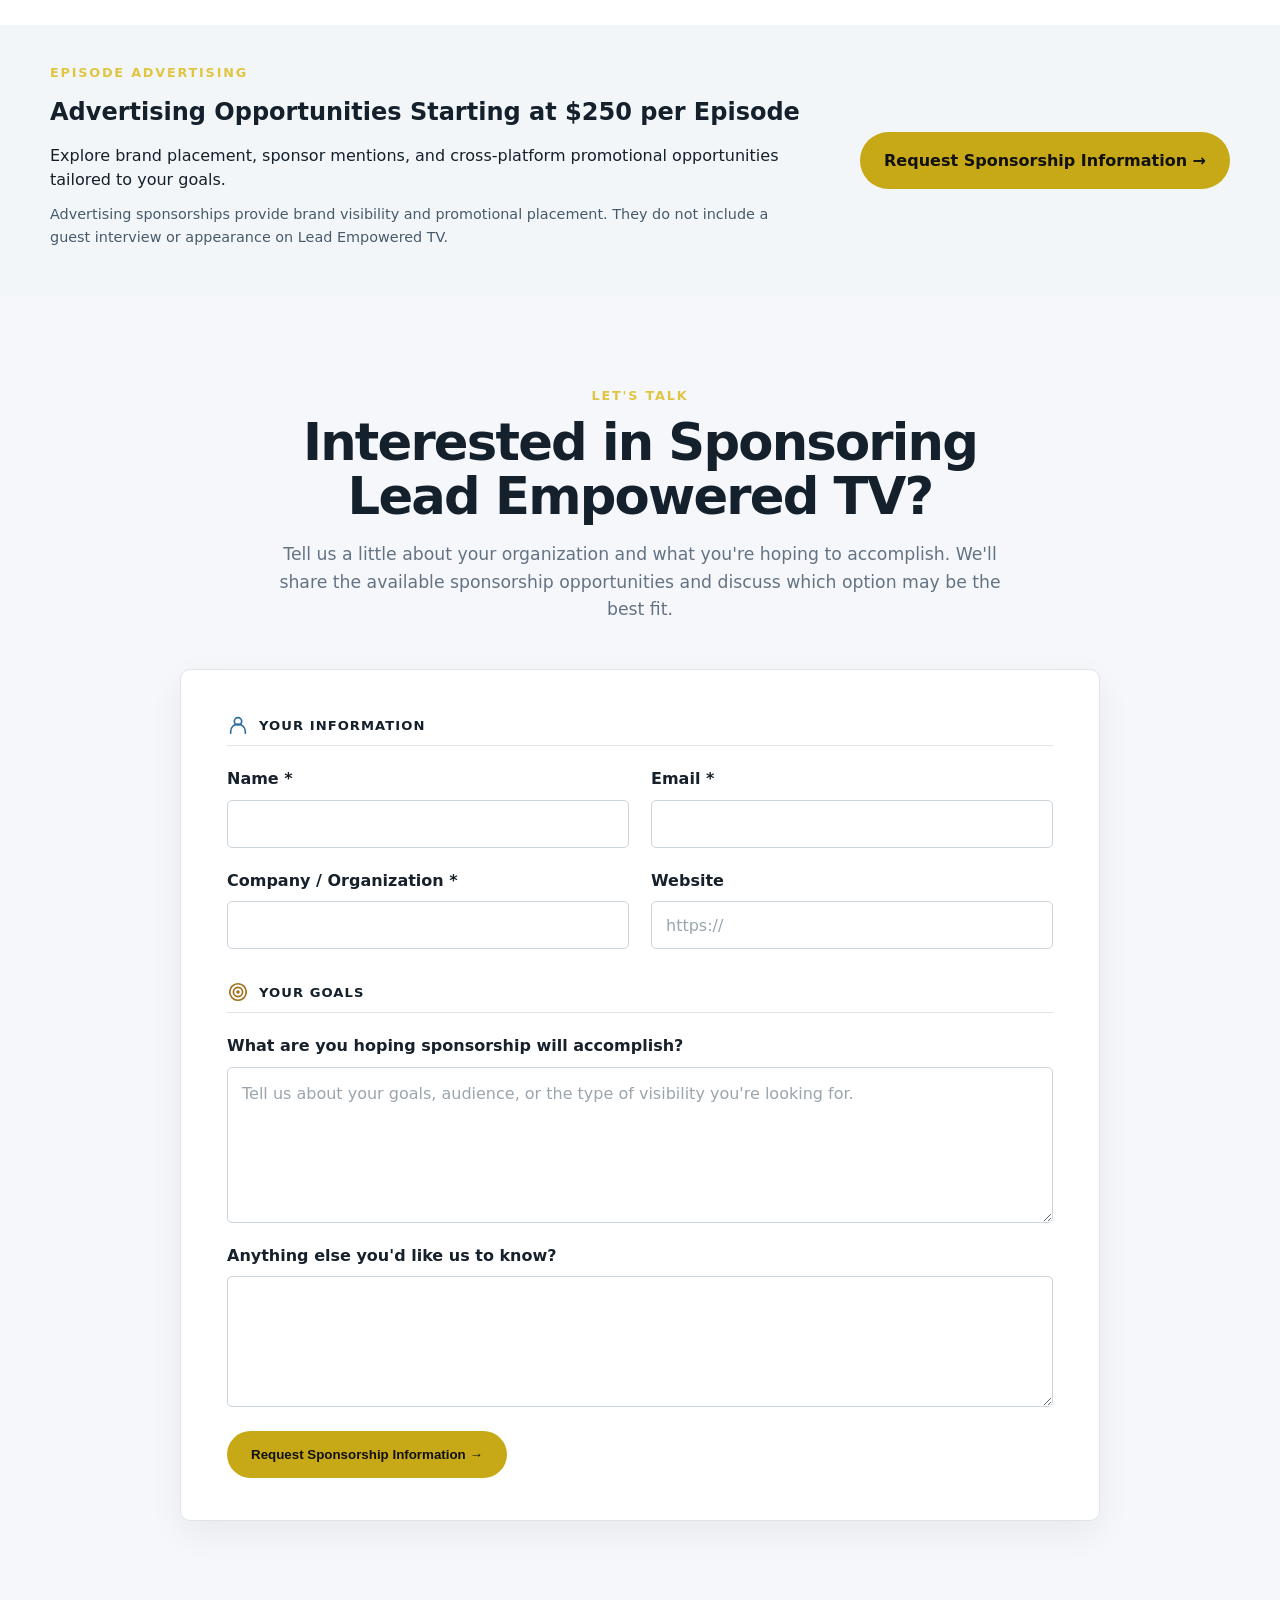
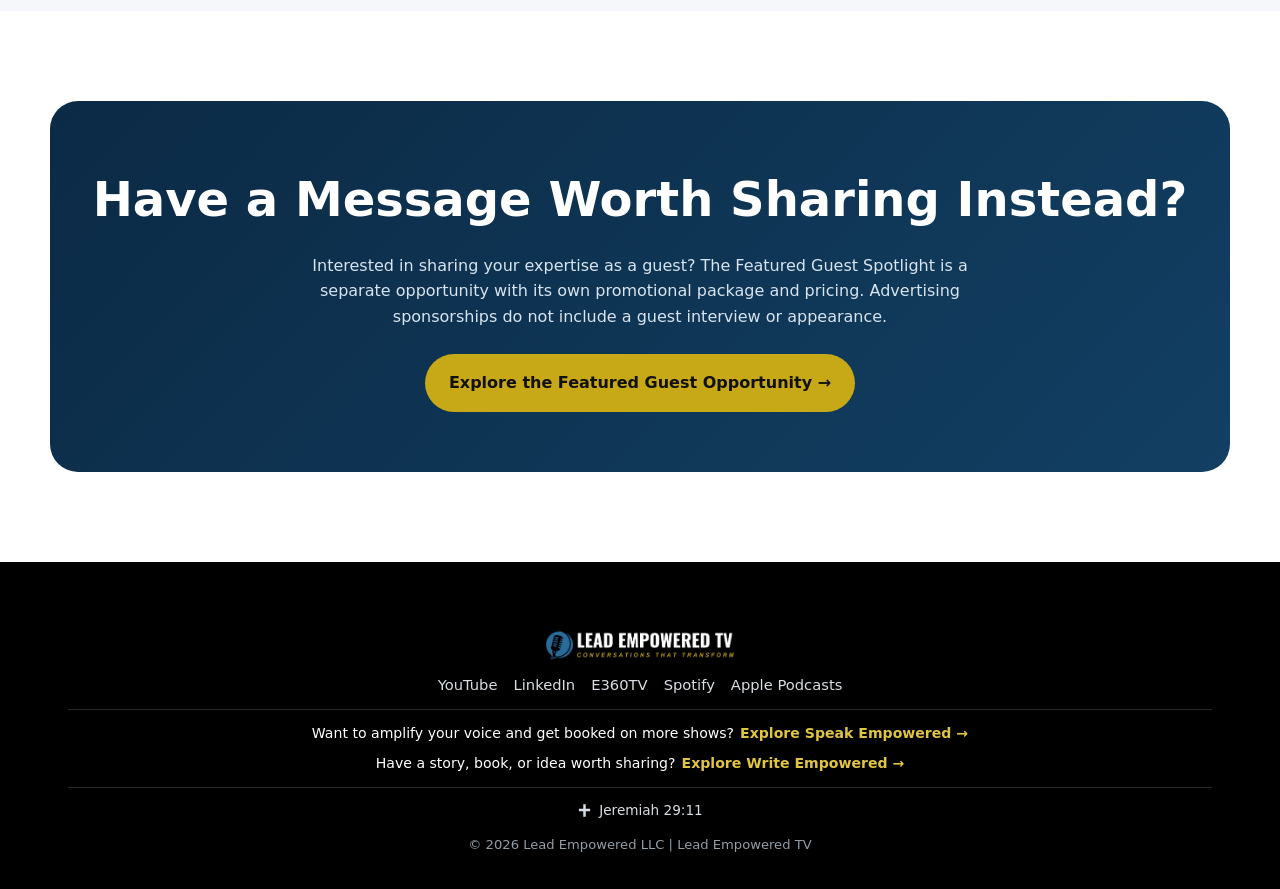
<file: sponsorship.html>
<!doctype html><html lang="en"><head><meta charset="utf-8"><meta name="viewport" content="width=device-width, initial-scale=1"><meta name="description" content="Explore Lead Empowered TV sponsorship opportunities and put your brand in the conversation with a growing audience of leaders, entrepreneurs, business owners and changemakers."><title>Sponsorship Opportunities | Lead Empowered TV</title><link rel="stylesheet" href="styles.css?v=20261126-magazine"><meta name="theme-color" content="#000000"><link rel="icon" type="image/png" href="assets/letv-logo.png"></head><body><header class="site-header"><div class="container nav"><a class="brand" href="index.html"><img src="assets/letv-logo.png" alt="Lead Empowered TV"></a><button class="menu-btn" aria-label="Open navigation" aria-expanded="false">Menu</button><nav class="nav-links"><a href="index.html">Home</a><a href="about.html">About</a><a href="featured-guest.html" class="nav-cta">Featured Guest</a><a href="sponsorship.html">Sponsorship</a><a href="watch.html">Watch</a><a href="magazine.html">Magazine</a><a href="contact.html">Contact</a></nav></div></header><main><section class="sponsor-offer-section sponsor-offer-hero" aria-labelledby="sponsor-offer-heading"><div class="container"><div class="sponsor-offer-card"><div class="sponsor-hero-copy"><div class="sponsor-offer-eyebrow">EPISODE ADVERTISING OPPORTUNITIES</div><h1 id="sponsor-offer-heading">Your Brand. Our Audience.<br><span>Meaningful Impact.</span></h1><p>Connect your brand with leaders, entrepreneurs, and decision-makers through affordable, high-value sponsorship opportunities.</p><a class="btn btn-primary sponsor-offer-button" href="#sponsorship-inquiry">Explore Sponsorship Opportunities →</a></div><div class="sponsor-hero-action"><div class="sponsor-hero-foundation"><p class="sponsor-partner-label">PROUD STRATEGIC PARTNER</p><a class="foundation-spotlight-logo sponsor-foundation-image-link" href="https://empoweredheartsfoundation.org" target="_blank" rel="noopener noreferrer" aria-label="Visit the Empowered Hearts Foundation website"><img src="assets/GiveButter%20Graphic.png" alt="Empowered Hearts Foundation Givebutter graphic"></a><p class="sponsor-hero-foundation-caption">Supporting families facing severe childhood illness through the Empowered Hearts Foundation.</p><a class="sponsor-hero-foundation-link" href="https://empoweredheartsfoundation.org" target="_blank" rel="noopener noreferrer">Discover the Empowered Hearts Foundation ↗</a></div></div></div></section><section class="section"><div class="container"><div class="section-heading center"><div class="eyebrow">More Than an Advertisement</div><h2>Align Your Brand With Conversations That Matter.</h2><p>Lead Empowered TV sponsorship puts your brand alongside authentic conversations about leadership, business growth, personal development, and meaningful change.</p></div><div class="cards"><div class="card"><h3 class="sponsor-icon-heading"><span class="sponsor-inline-icon sponsor-inline-icon--brand" aria-hidden="true"><svg width="22" height="22" viewBox="0 0 24 24" fill="none" stroke="currentColor" stroke-width="1.8" stroke-linecap="round" stroke-linejoin="round"><path d="M2 12s3.6-7 10-7 10 7 10 7-3.6 7-10 7S2 12 2 12Z"/><circle cx="12" cy="12" r="3"/></svg></span>Brand Visibility</h3><p>Put your company in front of a growth-minded audience through show graphics, episode assets, and sponsored content opportunities.</p></div><div class="card"><h3 class="sponsor-icon-heading"><span class="sponsor-inline-icon sponsor-inline-icon--reach" aria-hidden="true"><svg width="22" height="22" viewBox="0 0 24 24" fill="none" stroke="currentColor" stroke-width="1.8" stroke-linecap="round" stroke-linejoin="round"><circle cx="9" cy="8" r="3"/><path d="M3 20v-2a6 6 0 0 1 12 0v2M16 5a3 3 0 0 1 0 6M17 14a5 5 0 0 1 4 5v1"/></svg></span>Audience Reach</h3><p>Extend your visibility across YouTube, LinkedIn, and E360TV, giving your brand exposure beyond a single social post or traditional advertisement.</p></div><div class="card"><h3 class="sponsor-icon-heading"><span class="sponsor-inline-icon sponsor-inline-icon--trust" aria-hidden="true"><svg width="22" height="22" viewBox="0 0 24 24" fill="none" stroke="currentColor" stroke-width="1.8" stroke-linecap="round" stroke-linejoin="round"><path d="m12 2 3 2 4 .5.5 4 2 3.5-2 3.5-.5 4-4 .5-3 2-3-2-4-.5-.5-4L2 12l2-3.5.5-4 4-.5z"/><path d="m8 12 3 3 5-6"/></svg></span>Credible Association</h3><p>Position your organization alongside conversations focused on leadership, business, growth, and personal and professional development.</p></div></div></div></section><section class="section endorsement-section"><div class="container"><div class="endorsement"><div class="eyebrow">Built on Relationships</div><blockquote>“Nathan has integrity and brilliance. When you work with him, you get more than you expected. If you’re looking to be a guest, partner, or collaborator, I recommend Nathan Mitchell 100%.”</blockquote><div class="endorsement-attribution"><strong>Mike Ashabraner</strong><span>The Redneck Connecktor</span><span>Founder, Hounds of Business Community</span></div></div></div></section><section class="section section-dark"><div class="container"><div class="section-heading center"><div class="eyebrow">The Reach</div><h2>Your Brand in Front of a Growing Audience.</h2><p>Lead Empowered TV continues to expand its reach across streaming and social platforms.</p></div><div class="stats"><div class="stat stat--icon"><div class="stat-metric"><span class="stat-icon" aria-hidden="true"><svg viewBox="0 0 24 24" fill="none" stroke="currentColor" stroke-width="1.8" stroke-linecap="round" stroke-linejoin="round"><circle cx="9" cy="8" r="3"/><path d="M3 20v-2a6 6 0 0 1 12 0v2M16 5a3 3 0 0 1 0 6M17 14a5 5 0 0 1 4 5v1"/></svg></span><strong>40K+</strong></div><span>Cross-platform audience across E360TV, YouTube, and LinkedIn</span></div><div class="stat stat--icon"><div class="stat-metric"><span class="stat-icon" aria-hidden="true"><svg viewBox="0 0 24 24" fill="none" stroke="currentColor" stroke-width="1.8" stroke-linecap="round" stroke-linejoin="round"><rect x="2" y="5" width="20" height="14" rx="2"/><path d="m10 9 5 3-5 3zM8 22h8"/></svg></span><strong>1.2M+</strong></div><span>Monthly E360TV network audience, extending episode discoverability long after broadcast.</span></div><div class="stat stat--icon"><div class="stat-metric"><span class="stat-icon" aria-hidden="true"><svg viewBox="0 0 24 24" fill="none" stroke="currentColor" stroke-width="1.8" stroke-linecap="round" stroke-linejoin="round"><circle cx="12" cy="12" r="9"/><path d="M12 7v5l3.5 2"/></svg></span><strong>18 MIN</strong></div><span>Average E360TV watch time per 26-minute LETV episode</span></div><div class="stat stat--icon"><div class="stat-metric"><span class="stat-icon" aria-hidden="true"><svg viewBox="0 0 24 24" fill="none" stroke="currentColor" stroke-width="1.8" stroke-linecap="round" stroke-linejoin="round"><circle cx="12" cy="12" r="9"/><path d="M3 12h18M12 3c-3 3-4 6-4 9s1 6 4 9M12 3c3 3 4 6 4 9s-1 6-4 9"/></svg></span><strong>85%</strong></div><span>Of E360TV viewers are based in the United States</span></div></div><p class="small" style="margin-top:20px;text-align:center">E360TV broadcasts are available on Roku, Apple TV, Amazon Fire TV, and more.</p></div></section><section class="section"><div class="container split"><div><div class="eyebrow">Sponsorship Opportunities</div><div class="section-heading"><h2>Ways Your Brand Can Be Seen.</h2><p>Available sponsorship opportunities can be tailored around your goals, audience, and desired level of visibility.</p></div><p>Potential opportunities may include brand placement on show graphics and episode assets, sponsor mentions, cross-platform visibility, and other promotional integrations.</p><p><strong>Episode advertising sponsorships start at $250.</strong> We'll work with you to explore the available options and tailor the right level of visibility to your goals.</p></div><div class="card" style="border-top:5px solid var(--gold);padding:32px"><div class="eyebrow">Who Is This For?</div><h3>Organizations That Want to Be Part of the Conversation.</h3><p>Sponsorship may be a strong fit for businesses and organizations that want to reach leaders, entrepreneurs, business owners, professionals, and people interested in growth and development.</p></div></div></section><section class="sponsor-pricing-intro" aria-labelledby="sponsor-pricing-heading"><div class="container sponsor-pricing-inner"><div><p class="eyebrow">EPISODE ADVERTISING</p><h2 id="sponsor-pricing-heading">Advertising Opportunities Starting at $250 per Episode</h2><p>Explore brand placement, sponsor mentions, and cross-platform promotional opportunities tailored to your goals.</p><p class="sponsor-pricing-note">Advertising sponsorships provide brand visibility and promotional placement. They do not include a guest interview or appearance on Lead Empowered TV.</p></div><a class="btn btn-primary" href="#sponsorship-inquiry">Request Sponsorship Information →</a></div></section><section class="section section-alt" id="sponsorship-inquiry"><div class="container"><div class="section-heading center"><div class="eyebrow">Let's Talk</div><h2>Interested in Sponsoring Lead Empowered TV?</h2><p>Tell us a little about your organization and what you're hoping to accomplish. We'll share the available sponsorship opportunities and discuss which option may be the best fit.</p></div><div class="sponsor-form"><form name="sponsorship" method="POST" data-netlify="true" netlify-honeypot="bot-field"><input type="hidden" name="form-name" value="sponsorship"><p style="display:none"><label>Don't fill this out if you're human: <input name="bot-field"></label></p><div class="form-section-label sponsor-form-icon-label"><span class="sponsor-inline-icon sponsor-inline-icon--info" aria-hidden="true"><svg width="20" height="20" viewBox="0 0 24 24" fill="none" stroke="currentColor" stroke-width="1.8" stroke-linecap="round" stroke-linejoin="round"><circle cx="12" cy="8" r="4"/><path d="M4 21v-2a8 8 0 0 1 16 0v2"/></svg></span>Your Information</div><div class="form-row"><div class="form-field"><label for="sponsor-name">Name *</label><input id="sponsor-name" name="name" type="text" required></div><div class="form-field"><label for="sponsor-email">Email *</label><input id="sponsor-email" name="email" type="email" required></div></div><div class="form-row"><div class="form-field"><label for="sponsor-company">Company / Organization *</label><input id="sponsor-company" name="company" type="text" required></div><div class="form-field"><label for="sponsor-website">Website</label><input id="sponsor-website" name="website" type="url" placeholder="https://"></div></div><div class="form-section-label form-section-label-goals sponsor-form-icon-label"><span class="sponsor-inline-icon sponsor-inline-icon--goals" aria-hidden="true"><svg width="20" height="20" viewBox="0 0 24 24" fill="none" stroke="currentColor" stroke-width="1.8" stroke-linecap="round" stroke-linejoin="round"><circle cx="12" cy="12" r="9"/><circle cx="12" cy="12" r="5"/><circle cx="12" cy="12" r="1"/></svg></span>Your Goals</div><div class="form-field"><label for="sponsor-goal">What are you hoping sponsorship will accomplish?</label><textarea id="sponsor-goal" name="goal" rows="5" placeholder="Tell us about your goals, audience, or the type of visibility you're looking for."></textarea></div><div class="form-field"><label for="sponsor-message">Anything else you'd like us to know?</label><textarea id="sponsor-message" name="message" rows="4"></textarea></div><button class="btn btn-primary sponsor-submit" type="submit">Request Sponsorship Information →</button></form></div></div></section><section class="section"><div class="container cta"><h2>Have a Message Worth Sharing Instead?</h2><p>Interested in sharing your expertise as a guest? The Featured Guest Spotlight is a separate opportunity with its own promotional package and pricing. Advertising sponsorships do not include a guest interview or appearance.</p><a class="btn btn-primary" href="featured-guest.html">Explore the Featured Guest Opportunity →</a></div></section></main><footer class="site-footer"><div class="container footer-simple"><div class="footer-simple-brand"><img src="assets/letv-logo.png" alt="Lead Empowered TV"></div><div class="footer-simple-follow"><a href="https://www.youtube.com/@LeadEmpoweredTV" target="_blank" rel="noopener">YouTube</a><a href="https://www.linkedin.com/in/nathanrmitchell/" target="_blank" rel="noopener">LinkedIn</a><a href="https://e360tv.com/tvshow-details/lead-empowered-tv" target="_blank" rel="noopener">E360TV</a><a href="https://open.spotify.com/show/033vvE1kZhwnEYryCUpQne" target="_blank" rel="noopener">Spotify</a><a href="https://podcasts.apple.com/us/podcast/lead-empowered-tv-conversations-that-transform-how-we-lead-work-and-live/id1896902342" target="_blank" rel="noopener">Apple Podcasts</a></div><div class="footer-crosslinks"><div class="footer-simple-speak"><span>Want to amplify your voice and get booked on more shows?</span><a href="https://speakempowered.com" target="_blank" rel="noopener">Explore Speak Empowered →</a></div><div class="footer-simple-write"><span>Have a story, book, or idea worth sharing?</span><a href="https://writeempowered.com" target="_blank" rel="noopener noreferrer">Explore Write Empowered →</a></div></div><div class="footer-simple-faith"><span class="footer-faith"><svg viewBox="0 0 24 24" width="15" height="15" aria-hidden="true" focusable="false" fill="currentColor"><path d="M10 2h4v7h7v4h-7v9h-4v-9H3V9h7z"/></svg><span>Jeremiah 29:11</span></span></div><div class="footer-simple-bottom">© 2026 Lead Empowered LLC | Lead Empowered TV</div></div></footer><script src="script.js"></script></body></html>
</file>
<file: styles.css>
:root{
  --blue:#2878B5;
  --blue-dark:#0a2540;
  --gold:#c7a817;
  --gold-light:#e0c542;
  --white:#ffffff;
  --offwhite:#f5f7fa;
  --ink:#14202b;
  --muted:#647383;
  --line:#dfe6ec;
  --shadow:0 18px 45px rgba(8,29,49,.12);
  --radius:18px;
  --max:1180px;
}
*{box-sizing:border-box}
html{scroll-behavior:smooth}
body{margin:0;font-family:Inter,ui-sans-serif,system-ui,-apple-system,BlinkMacSystemFont,"Segoe UI",sans-serif;color:var(--ink);line-height:1.6;background:#fff}
a{color:inherit}
img{max-width:100%;display:block}
.container{width:min(var(--max),calc(100% - 40px));margin:auto}
.site-header{position:sticky;top:0;z-index:50;background:#000;backdrop-filter:blur(12px);border-bottom:1px solid rgba(255,255,255,.08)}
.nav{min-height:78px;display:flex;align-items:center;justify-content:space-between;gap:24px}
.brand img{width:480px;height:auto}
.nav-links{display:flex;align-items:center;gap:24px;color:#fff;font-size:.94rem;font-weight:700}
.nav-links a{text-decoration:none;opacity:.9}
.nav-links a:hover{color:var(--gold-light)}
.nav-cta{background:var(--gold);color:#111!important;padding:11px 17px;border-radius:999px}
.menu-btn{display:none;background:none;border:1px solid rgba(255,255,255,.3);color:#fff;padding:8px 10px;border-radius:8px}
.hero{background:radial-gradient(circle at 75% 20%,rgba(40,120,181,.38),transparent 36%),linear-gradient(120deg,#071521 0%,#0b2a45 55%,#081521 100%);color:#fff;padding:48px 0 80px;overflow:hidden}
.hero-grid{display:grid;grid-template-columns:1.05fr .95fr;align-items:center;gap:55px}
.eyebrow{color:var(--gold-light);font-weight:800;letter-spacing:.14em;text-transform:uppercase;font-size:.8rem}
.hero h1{font-size:clamp(2.6rem,5vw,5rem);line-height:.98;margin:16px 0 22px;letter-spacing:-.045em}
.hero h1 span{color:var(--gold-light)}
.hero p{font-size:1.16rem;color:#d9e5ef;max-width:690px}
.hero-actions{display:flex;gap:14px;flex-wrap:wrap;margin-top:30px}
.btn{display:inline-flex;align-items:center;justify-content:center;text-decoration:none;border-radius:999px;padding:14px 22px;font-weight:800;border:2px solid transparent;transition:.2s}
.btn-primary{background:var(--gold);color:#111}
.btn-primary:hover{transform:translateY(-2px);background:var(--gold-light)}
.btn-outline{border-color:rgba(255,255,255,.55);color:#fff}
.btn-outline:hover{background:#fff;color:var(--blue-dark)}
.hero-image{position:relative}
.hero-image img{border-radius:24px;box-shadow:0 28px 70px rgba(0,0,0,.4);aspect-ratio:1.15/1;object-fit:cover}
.hero-badge{position:absolute;bottom:20px;left:-20px;background:#fff;color:var(--ink);padding:14px 18px;border-radius:14px;box-shadow:var(--shadow);font-weight:800}
.section{padding:90px 0}
.section-alt{background:var(--offwhite)}
.section-dark{background:var(--blue-dark);color:#fff}
.section-heading{max-width:760px;margin-bottom:45px}
.section-heading.center{text-align:center;margin-left:auto;margin-right:auto}
.section-heading h2{font-size:clamp(2rem,4vw,3.3rem);line-height:1.05;letter-spacing:-.035em;margin:10px 0 16px}
.section-heading p{color:var(--muted);font-size:1.08rem}
.section-dark .section-heading p{color:#cbd9e5}
.split{display:grid;grid-template-columns:1fr 1fr;gap:60px;align-items:center}
.studio-img{border-radius:22px;box-shadow:var(--shadow)}
.check-list{list-style:none;padding:0;margin:25px 0}
.check-list li{margin:14px 0;padding-left:30px;position:relative}
.check-list li:before{content:"✓";position:absolute;left:0;color:var(--gold);font-weight:900}
.stats{display:grid;grid-template-columns:repeat(4,1fr);gap:18px}
.stat{padding:28px 18px;background:#fff;border:1px solid var(--line);border-radius:var(--radius);text-align:center;box-shadow:0 8px 25px rgba(8,29,49,.05)}
.stat strong{display:block;color:var(--blue);font-size:2rem;line-height:1;margin-bottom:9px}
.stat span{font-size:.9rem;font-weight:700;color:var(--muted)}
.cards{display:grid;grid-template-columns:repeat(2,1fr);gap:22px}
.card{background:#fff;border:1px solid var(--line);border-radius:var(--radius);padding:30px;box-shadow:0 8px 28px rgba(8,29,49,.05)}
.card h3{margin-top:0;font-size:1.2rem}
.card p{color:var(--muted);margin-bottom:0}
.guest-grid{display:grid;grid-template-columns:repeat(3,1fr);gap:20px}
.guest-card{padding:25px;border:1px solid var(--line);border-radius:var(--radius);background:#fff}
.guest-card h3{margin:0 0 8px}
.guest-card p{margin:0;color:var(--muted)}
.host{display:grid;grid-template-columns:.75fr 1.25fr;gap:55px;align-items:center}
.host img{border-radius:22px;box-shadow:var(--shadow)}
.quote{font-size:1.35rem;font-weight:750;line-height:1.35;border-left:4px solid var(--gold);padding-left:20px}
.cta{background:linear-gradient(135deg,#0b2a45,#123f63);color:#fff;text-align:center;border-radius:28px;padding:60px 35px}
.cta h2{font-size:clamp(2rem,4vw,3rem);margin:0 0 15px}
.cta p{max-width:700px;margin:0 auto 25px;color:#d8e4ee}
.page-hero{background:linear-gradient(120deg,#071521,#0d3150);color:#fff;padding:75px 0}
.page-hero h1{font-size:clamp(2.5rem,5vw,4.3rem);line-height:1;margin:12px 0}
.page-hero p{max-width:720px;color:#d5e3ed;font-size:1.1rem}
.form-wrap{max-width:760px;margin:auto;background:#fff;border:1px solid var(--line);border-radius:22px;padding:35px;box-shadow:var(--shadow)}
.form-grid{display:grid;grid-template-columns:1fr 1fr;gap:18px}
.form-group{display:flex;flex-direction:column;gap:7px;margin-bottom:18px}
.form-group.full{grid-column:1/-1}
label{font-weight:750}
input,textarea,select{font:inherit;border:1px solid #cbd5de;border-radius:10px;padding:12px 13px;background:#fff}
textarea{min-height:150px;resize:vertical}
.small{font-size:.86rem;color:var(--muted)}
.site-footer{background:#000;color:#fff;padding:46px 0 22px}padding:50px 0 25px}
.footer-grid{display:grid;grid-template-columns:1.2fr .8fr .8fr;gap:40px}
.footer-brand img{width:260px;margin-bottom:18px}
.footer h3{color:#fff;font-size:1rem}
.footer a{text-decoration:none;color:#fff}
.footer a:hover{color:var(--gold-light)}
.footer-bottom{border-top:1px solid rgba(255,255,255,.1);margin-top:35px;padding-top:20px;font-size:.85rem;display:flex;justify-content:space-between;gap:20px}
@media(max-width:900px){
  .nav-links{display:none;position:absolute;top:78px;left:0;right:0;background:#000;padding:20px;flex-direction:column;align-items:stretch}
  .nav-links.open{display:flex}
  .menu-btn{display:block}
  .hero-grid,.split,.host{grid-template-columns:1fr}
  .hero{padding-top:65px}
  .hero-image{order:-1}
  .hero-badge{left:15px}
  .stats{grid-template-columns:repeat(2,1fr)}
  .guest-grid,.cards{grid-template-columns:1fr}
  .footer-grid{grid-template-columns:1fr}
}
@media(max-width:560px){
  .container{width:min(var(--max),calc(100% - 28px))}
  .nav{min-height:68px}
  .brand img{width:190px}
  .nav-links{top:68px}
  .hero{padding:48px 0 55px}
  .hero h1{font-size:2.65rem}
  .section{padding:65px 0}
  .stats{grid-template-columns:1fr}
  .form-grid{grid-template-columns:1fr}
  .form-group.full{grid-column:auto}
  .footer-bottom{flex-direction:column}
}

/* Contact page polish */
.contact-grid{display:grid;grid-template-columns:1fr 1.05fr;gap:64px;align-items:start}
.contact-copy h2{margin:.15rem 0 1rem}
.contact-callout{margin-top:34px;padding:28px 0;border-top:1px solid #d9e0e6;border-bottom:1px solid #d9e0e6}
.contact-callout h3{margin:.25rem 0 .7rem}
.contact-note{margin-top:28px}
.contact-note a{color:var(--navy);font-weight:700}
.contact-form{padding:4px 0}
.contact-form form{display:flex;flex-direction:column;gap:18px}
.contact-form label{display:block;font-weight:700;margin-bottom:7px}
.contact-form input,.contact-form select,.contact-form textarea{width:100%;padding:13px 14px;border:1px solid #cbd5dc;border-radius:4px;background:#fff;font:inherit;box-sizing:border-box}
.contact-form input:focus,.contact-form select:focus,.contact-form textarea:focus{outline:2px solid rgba(197,153,58,.35);border-color:var(--gold)}
@media(max-width:800px){.contact-grid{grid-template-columns:1fr;gap:42px}}

/* Footer polish */
.footer{display:grid;grid-template-columns:1.4fr 1fr 1.4fr;gap:48px;align-items:start}
.footer-brand img{max-width:190px;margin-bottom:14px}
.footer-brand p{max-width:390px;margin:0;color:#cfd6dc}
.footer-links h3,.footer-voice h3{color:#fff;font-size:1rem;margin:0 0 12px}
.footer-links{display:flex;flex-direction:column;gap:7px}
.footer-links a:hover,.footer-voice a:hover{color:var(--gold-light)}
.footer-voice p{color:#cfd6dc;margin:0 0 12px;max-width:360px}
.footer-bottom{margin-top:30px;padding-top:18px;border-top:1px solid rgba(255,255,255,.18);font-size:.88rem;color:#aeb8c0}
@media(max-width:800px){.footer{grid-template-columns:1fr;gap:28px}}

/* Final responsive/accessibility polish */
.menu-btn{border:1px solid rgba(255,255,255,.28);background:transparent;color:#fff;border-radius:4px;padding:9px 14px;font:inherit;font-weight:700;cursor:pointer}
.menu-btn:hover{border-color:var(--gold);color:var(--gold-light)}
.site-footer a:focus-visible,.site-header a:focus-visible,.menu-btn:focus-visible,.btn:focus-visible,input:focus-visible,select:focus-visible,textarea:focus-visible{outline:3px solid rgba(224,197,66,.7);outline-offset:3px}
@media(max-width:800px){.footer{padding-bottom:4px}}

/* Streaming media landscape section */
.streaming-section{position:relative;overflow:hidden}
.media-compare{display:grid;grid-template-columns:1fr 1fr;gap:70px;margin:42px auto 34px;max-width:980px}
.media-year-label{font-size:1.05rem;font-weight:800;letter-spacing:.04em;text-transform:uppercase;color:var(--gold-light);margin-bottom:18px}
.media-bars{display:flex;flex-direction:column;gap:15px}
.media-row{display:grid;grid-template-columns:130px 58px 1fr;align-items:center;gap:12px;color:#fff;font-size:.95rem}
.media-row strong{text-align:right}
.media-row i{display:block;height:8px;border-radius:999px;background:var(--gold)}
.streaming-takeaway{max-width:860px;margin:42px auto 0;padding:28px 32px;border:1px solid rgba(255,255,255,.18);border-radius:14px;text-align:center}
.streaming-takeaway h3{margin:0 0 8px;color:#fff;font-size:1.3rem}
.streaming-takeaway p{margin:0;color:#d6dee5}
.source-note{max-width:860px;margin:22px auto 0;text-align:center;color:#aeb8c0}
@media(max-width:800px){
  .media-compare{grid-template-columns:1fr;gap:38px}
}
@media(max-width:560px){
  .media-row{grid-template-columns:105px 52px 1fr;gap:8px;font-size:.88rem}
  .streaming-takeaway{padding:24px 20px}
}

/* Sponsorship form polish */
.sponsor-form{max-width:920px;margin:38px auto 0;background:#fff;border:1px solid #dfe5e9;border-radius:10px;padding:42px 46px;box-shadow:0 12px 35px rgba(0,0,0,.06)}
.sponsor-form form{display:flex;flex-direction:column;gap:20px}
.sponsor-form .form-row{display:grid;grid-template-columns:1fr 1fr;gap:22px}
.sponsor-form .form-field{display:flex;flex-direction:column}
.sponsor-form label{display:block;font-weight:700;margin-bottom:8px;color:#17212b}
.sponsor-form input,.sponsor-form textarea{width:100%;box-sizing:border-box;padding:13px 14px;border:1px solid #cbd4db;border-radius:5px;background:#fff;color:#17212b;font:inherit;transition:border-color .15s,box-shadow .15s}
.sponsor-form input{height:48px}
.sponsor-form textarea{resize:vertical;min-height:120px}
.sponsor-form input::placeholder,.sponsor-form textarea::placeholder{color:#9aa5ad}
.sponsor-form input:focus,.sponsor-form textarea:focus{outline:none;border-color:var(--gold);box-shadow:0 0 0 3px rgba(197,153,58,.14)}
.form-section-label{font-size:.82rem;font-weight:800;letter-spacing:.08em;text-transform:uppercase;color:var(--navy);padding-bottom:9px;border-bottom:1px solid #e1e6ea;margin-top:2px}
.form-section-label-goals{margin-top:12px}
.sponsor-submit{align-self:flex-start;margin-top:4px}
@media(max-width:700px){
  .sponsor-form{padding:28px 22px}
  .sponsor-form .form-row{grid-template-columns:1fr;gap:20px}
  .sponsor-submit{width:100%}
}

.footer-social a{transition:color .15s}
.footer-social a:hover{color:var(--gold-light)}
@media(max-width:1000px){
  .footer{grid-template-columns:1fr 1fr}
}

/* Clean media-style footer */
.footer-clean{text-align:center;padding:48px 0 22px}
.footer-clean-brand img{width:190px;height:auto;margin:0 auto 12px}
.footer-clean-brand p{margin:0 auto;color:#cfd6dc}
.footer-clean-nav{display:flex;justify-content:center;flex-wrap:wrap;gap:8px 26px;margin:28px 0 20px}
.footer-clean-nav a,.footer-clean-follow a,.footer-clean-bottom a{color:#fff;text-decoration:none}
.footer-clean-nav a:hover,.footer-clean-follow a:hover,.footer-clean-bottom a:hover{color:var(--gold-light)}
.footer-clean-follow{display:flex;justify-content:center;align-items:center;flex-wrap:wrap;gap:8px 18px;color:#cfd6dc;font-size:.95rem}
.footer-clean-follow span{font-weight:700;color:#fff}
.footer-clean-bottom{display:flex;justify-content:space-between;gap:20px;margin-top:30px;padding-top:18px;border-top:1px solid rgba(255,255,255,.18);font-size:.85rem;color:#aeb8c0}
@media(max-width:700px){
  .footer-clean{padding:38px 20px 20px}
  .footer-clean-nav{gap:10px 18px}
  .footer-clean-bottom{flex-direction:column;align-items:center}
}

/* Simplified footer */
.footer-simple{text-align:center;padding:42px 20px 20px}
.footer-simple-brand img{width:190px;height:auto;margin:0 auto 24px}
.footer-simple-follow{display:flex;justify-content:center;align-items:center;flex-wrap:wrap;gap:8px 22px;margin-bottom:28px}
.footer-simple-follow a{color:#d8dee3;text-decoration:none;font-size:.92rem}
.footer-simple-follow a:hover{color:var(--gold-light)}
.footer-simple-speak{padding:24px 0;border-top:1px solid rgba(255,255,255,.16);border-bottom:1px solid rgba(255,255,255,.16);display:flex;justify-content:center;align-items:center;flex-wrap:wrap;gap:10px 20px}
.footer-simple-speak span{color:#fff;font-size:1rem}
.footer-simple-speak a{color:var(--gold-light);font-weight:800;text-decoration:none;font-size:1rem}
.footer-simple-speak a:hover{color:#fff}
.footer-simple-bottom{padding-top:20px;color:#929da6;font-size:.82rem}
@media(max-width:600px){
  .footer-simple{padding:36px 18px 18px}
  .footer-simple-brand img{width:175px}
  .footer-simple-follow{gap:10px 16px}
  .footer-simple-speak{flex-direction:column}
  .footer-simple-speak span{max-width:340px}
}

/* About page endorsement */
.endorsement-section{padding-top:20px}
.endorsement{max-width:900px;margin:0 auto;text-align:center;padding:48px 56px;border-top:1px solid #d9e0e6;border-bottom:1px solid #d9e0e6}
.endorsement blockquote{margin:14px auto 22px;font-size:clamp(1.45rem,2.4vw,2rem);line-height:1.4;font-weight:700;color:var(--navy);max-width:780px}
.endorsement-attribution{display:flex;flex-direction:column;gap:4px;color:#65717b}
.endorsement-attribution strong{font-size:1.05rem;color:#17212b}
.endorsement-attribution span{font-size:.92rem}
@media(max-width:600px){.endorsement{padding:36px 22px}.endorsement blockquote{font-size:1.3rem}}

/* Homepage hero platform reach */
.hero-visual{min-width:0}
.hero-platforms{margin:24px auto 0;text-align:center;width:90%}
.hero-platforms img{width:100%;height:auto;object-fit:contain;margin:0 auto;box-shadow:none;border-radius:0;aspect-ratio:auto}
.hero-platforms p{margin:10px 0 0;max-width:none;font-size:.82rem;font-weight:750;letter-spacing:.06em;text-transform:uppercase;color:#b9cad8}
@media(max-width:900px){.hero-platforms{width:min(90%,620px);margin-top:22px}.hero-visual{order:-1}}
@media(max-width:560px){.hero-platforms{width:100%;margin-top:18px}.hero-platforms p{font-size:.72rem;letter-spacing:.04em}}

/* Watch page platform banner */
.watch-platforms{max-width:1000px;margin:52px auto 18px;padding:0 12px}
.watch-platforms img{width:100%;height:auto;display:block;object-fit:contain}
@media(max-width:600px){.watch-platforms{margin:40px auto 12px;padding:0}}

/* Wider Lauren Fine testimonial */
.lauren-testimonial .endorsement{max-width:1160px;padding-left:42px;padding-right:42px}
.lauren-testimonial .endorsement blockquote{max-width:1080px;font-size:clamp(1.15rem,1.55vw,1.5rem);line-height:1.5}
@media(max-width:600px){.lauren-testimonial .endorsement{padding-left:22px;padding-right:22px}.lauren-testimonial .endorsement blockquote{font-size:1.12rem}}

/* Lauren Fine testimonial portrait */
.lauren-testimonial .endorsement{display:grid;grid-template-columns:160px minmax(0,1fr);gap:42px;align-items:center;text-align:left}
.lauren-testimonial .lauren-photo{width:160px;height:160px;border-radius:50%;object-fit:cover;object-position:center 30%;display:block;box-shadow:0 8px 24px rgba(0,0,0,.14)}
.lauren-testimonial .lauren-quote blockquote{margin-left:0;margin-right:0}
.lauren-testimonial .endorsement-attribution{align-items:flex-start}
@media(max-width:760px){.lauren-testimonial .endorsement{display:flex;flex-direction:column;gap:24px;text-align:center}.lauren-testimonial .lauren-photo{width:140px;height:140px}.lauren-testimonial .lauren-quote blockquote{margin-left:auto;margin-right:auto}.lauren-testimonial .endorsement-attribution{align-items:center}}

/* Homepage hero photographic background */
.hero{background-image:linear-gradient(90deg,rgba(4,16,30,.80) 0%,rgba(5,20,36,.71) 43%,rgba(5,18,32,.60) 100%),url("assets/hero-podcast-mic.png.png");background-size:cover;background-position:center center;background-repeat:no-repeat}
@media(max-width:900px){.hero{background-image:linear-gradient(90deg,rgba(4,16,30,.82),rgba(5,20,36,.69)),url("assets/hero-podcast-mic.png.png");background-position:62% center}}
@media(max-width:560px){.hero{background-image:linear-gradient(rgba(4,16,30,.85),rgba(4,16,30,.78)),url("assets/hero-podcast-mic.png.png");background-position:66% center}}

/* Homepage scrolling message ticker */
.home-ticker{background:#2b6b99;color:#fff;overflow:hidden;padding:20px 0;white-space:nowrap}
.home-ticker-track{display:flex;width:max-content;animation:home-ticker-scroll 38s linear infinite}
.home-ticker-set{display:flex;flex:none;align-items:center;gap:32px;padding-right:32px;font-size:1.02rem;font-weight:800;letter-spacing:.09em}
.home-ticker .ticker-star{color:#f0cf55;font-size:1.2rem}
@keyframes home-ticker-scroll{to{transform:translateX(-50%)}}
@media(max-width:600px){.home-ticker{padding:16px 0}.home-ticker-set{gap:22px;padding-right:22px;font-size:.86rem;letter-spacing:.06em}}
@media(prefers-reduced-motion:reduce){.home-ticker-track{animation:none}.home-ticker{overflow-x:auto}}

/* Gold four-leaf clover separators */
.home-ticker .ticker-clover{width:21px;height:21px;flex:0 0 21px;color:#f0cf55;display:block}

/* Icon-led scrolling ticker */
.home-ticker .ticker-item{display:inline-flex;align-items:center;gap:12px;flex:none}
.home-ticker .ticker-icon{width:23px;height:23px;flex:none;color:#f0cf55}
@media(max-width:600px){.home-ticker .ticker-icon{width:20px;height:20px}.home-ticker .ticker-item{gap:9px}}

/* Audience reach recognition badge */
.reach-badge{max-width:360px;margin:34px auto 0;text-align:center}
.reach-badge img{width:100%;height:auto;display:block;object-fit:contain}
.reach-badge .small{font-size:.6rem;line-height:1.45;margin:10px auto 0;max-width:340px}
@media(max-width:600px){.reach-badge{max-width:280px;margin-top:26px}}

/* Reach intro badge and heading layout */
.reach-intro{display:grid;grid-template-columns:minmax(230px,340px) minmax(0,1fr);align-items:center;gap:56px;max-width:1040px;margin:0 auto 44px}
.reach-intro .reach-badge{margin:0 auto;width:80%}
.reach-intro .section-heading{margin:0;max-width:650px}
@media(max-width:760px){.reach-intro{grid-template-columns:1fr;gap:24px;text-align:center}.reach-intro .reach-badge{max-width:280px}.reach-intro .section-heading{margin:0 auto}}

/* Watch page badge: 20% larger than homepage badge */
.watch-intro .reach-badge{width:96%}
@media(max-width:760px){.watch-intro .reach-badge{max-width:336px}}

/* Align Watch CTA with intro copy */
.watch-intro-cta{margin-top:24px;text-align:left}
@media(max-width:760px){.watch-intro-cta{text-align:center}}

/* Platform logo artwork beneath homepage reach metrics */
.reach-platform-logos{max-width:760px;margin:26px auto 0;text-align:center}
.reach-platform-logos img{display:block;width:100%;height:auto;object-fit:contain}
@media(max-width:600px){.reach-platform-logos{margin-top:20px}}

/* Premium sponsorship offer feature */
.sponsor-offer-section{padding:42px 0 18px;background:#f7f8fa}
.sponsor-offer-card{position:relative;overflow:hidden;max-width:1050px;margin:0 auto;padding:56px 38px 60px;text-align:center;color:#fff;background:linear-gradient(135deg,#101c2c 0%,#162a43 60%,#101c2c 100%);border:1px solid #c9a34a;border-radius:16px;box-shadow:0 16px 36px rgba(12,25,44,.14)}
.sponsor-offer-card:before,.sponsor-offer-card:after{content:"";position:absolute;left:38px;right:38px;height:1px;background:linear-gradient(90deg,transparent,#c9a34a,transparent)}
.sponsor-offer-card:before{top:20px}.sponsor-offer-card:after{bottom:20px}
.sponsor-offer-eyebrow{font-size:.78rem;font-weight:700;letter-spacing:.2em;color:#d9b968;margin-bottom:20px}
.sponsor-offer-card h2{font-size:clamp(1.9rem,4vw,3.15rem);line-height:1.15;max-width:800px;margin:0 auto 30px;color:#fff}
.sponsor-offer-card h2 span{color:#d9b968}
.sponsor-offer-price{margin-bottom:22px}
.sponsor-offer-start{display:block;color:#d9b968;font-size:.78rem;font-weight:700;letter-spacing:.18em;margin-bottom:5px}
.sponsor-offer-price strong{font-size:clamp(3.3rem,7vw,5.4rem);line-height:1;font-weight:800;color:#fff}
.sponsor-offer-unit{display:inline-block;color:#d9b968;font-size:1.05rem;font-weight:600;margin-left:12px}
.sponsor-offer-card p{max-width:700px;margin:0 auto 28px;color:#e0e4e9;font-size:1.06rem;line-height:1.65}
.sponsor-offer-button{display:inline-flex;justify-content:center}
#sponsorship-inquiry{scroll-margin-top:95px}
@media(max-width:600px){.sponsor-offer-section{padding:24px 0 8px}.sponsor-offer-card{padding:45px 22px 46px;border-radius:12px}.sponsor-offer-card:before,.sponsor-offer-card:after{left:20px;right:20px}.sponsor-offer-unit{display:block;margin:8px 0 0}.sponsor-offer-card p{font-size:.96rem}}

/* Sponsorship offer as the primary page hero */
.sponsor-offer-hero{padding:48px 0 58px;background:#101c2c}
.sponsor-offer-hero .sponsor-offer-card{box-shadow:0 20px 55px rgba(0,0,0,.22)}
.sponsor-offer-card h1{font-size:clamp(1.9rem,4vw,3.15rem);line-height:1.15;max-width:800px;margin:0 auto 30px;color:#fff}
.sponsor-offer-card h1 span{color:#d9b968}
@media(max-width:600px){.sponsor-offer-hero{padding:24px 0 34px}}

/* Compact sponsorship hero: comparable height to other page heroes */
.sponsor-offer-hero{padding:28px 0 32px}
.sponsor-offer-hero .sponsor-offer-card{max-width:1120px;padding:30px 42px;display:grid;grid-template-columns:minmax(0,1.35fr) minmax(260px,.85fr);align-items:center;gap:38px;text-align:left}
.sponsor-offer-hero .sponsor-offer-eyebrow{margin-bottom:10px}
.sponsor-offer-hero .sponsor-offer-card h1{font-size:clamp(1.85rem,3vw,2.8rem);margin:0 0 14px;text-align:left}
.sponsor-offer-hero .sponsor-offer-card p{margin:0;max-width:580px;font-size:.96rem;line-height:1.5}
.sponsor-hero-action{text-align:center}
.sponsor-hero-action .sponsor-offer-price{margin-bottom:18px}
.sponsor-hero-action .sponsor-offer-price strong{font-size:clamp(3rem,5vw,4.3rem)}
.sponsor-hero-action .sponsor-offer-button{font-size:.9rem}
@media(max-width:760px){.sponsor-offer-hero{padding:22px 0 28px}.sponsor-offer-hero .sponsor-offer-card{grid-template-columns:1fr;gap:20px;padding:34px 24px;text-align:center}.sponsor-offer-hero .sponsor-offer-card h1{text-align:center}.sponsor-offer-hero .sponsor-offer-card p{margin:0 auto}.sponsor-hero-action .sponsor-offer-price{margin-bottom:14px}}

/* Strawberry.me affiliate partner feature */
.strawberry-partner-section{background:#f6f7f8;padding:48px 0}
.strawberry-partner-card{display:grid;grid-template-columns:minmax(200px,.85fr) minmax(0,1.6fr);gap:46px;align-items:center;max-width:1100px;margin:auto;padding:42px 48px;border:1px solid #e0e4e8;border-radius:18px;background:#fff;box-shadow:0 10px 32px rgba(15,33,51,.06)}
.strawberry-partner-logo{display:flex;align-items:center;justify-content:center;padding:24px 12px;border-radius:12px;background:#f7f8f8;min-height:155px}
.strawberry-partner-logo img{display:block;width:100%;height:auto;max-width:340px;object-fit:contain}
.strawberry-partner-content .eyebrow{margin-bottom:12px}
.strawberry-partner-content h2{font-size:clamp(1.55rem,2.5vw,2.3rem);line-height:1.2;margin:0 0 16px}
.strawberry-partner-content>p:not(.strawberry-partner-disclaimer){line-height:1.65;margin:0 0 20px}
.strawberry-partner-disclaimer{font-size:.69rem;line-height:1.5;color:#6a727b;margin:16px 0 0}
@media(max-width:760px){.strawberry-partner-section{padding:28px 0}.strawberry-partner-card{grid-template-columns:1fr;gap:24px;padding:28px 22px}.strawberry-partner-logo{min-height:110px;padding:18px 22px}.strawberry-partner-logo img{max-width:270px}}

/* Strawberry.me affiliate offer matched to Write Empowered */
.partner-offer{background:linear-gradient(120deg,#070a10 0%,#0c2d57 100%);color:#f4f6fa;padding:54px 0;border-top:1px solid rgba(217,173,84,.5)}
.partner-offer-inner{display:grid;grid-template-columns:minmax(0,1.45fr) minmax(240px,.75fr);gap:46px;align-items:center}
.partner-offer .eyebrow{color:#d9ad54;letter-spacing:.15em}
.partner-offer h2{color:#fff;font-size:clamp(28px,3.3vw,43px);margin:12px 0 18px}
.partner-offer h2 span{color:#d9ad54}
.partner-offer-copy>p:not(.eyebrow){max-width:670px;line-height:1.65;color:#e1e8f1}
.partner-offer .partner-offer-disclaimer,.partner-offer .partner-offer-disclosure{font-size:12px;color:#c7d0dc;margin:12px 0 0}
.partner-offer-logo{display:flex;flex-direction:column;align-items:center;justify-content:center;gap:15px;min-height:180px;padding:25px;border:1px solid rgba(217,173,84,.6);border-radius:10px;background:rgba(255,255,255,.96);text-align:center;text-decoration:none;box-shadow:0 16px 36px rgba(0,0,0,.2);transition:transform .2s ease,box-shadow .2s ease}
.partner-offer-logo:hover,.partner-offer-logo:focus-visible{transform:translateY(-3px);box-shadow:0 20px 44px rgba(0,0,0,.32)}
.partner-offer-logo img{display:block;max-width:100%;width:270px;height:auto;max-height:115px;object-fit:contain}
.partner-offer-logo>span{color:#0c2d57;font-size:14px;font-weight:700}
@media(max-width:760px){.partner-offer{padding:40px 0}.partner-offer-inner{grid-template-columns:1fr;gap:24px}.partner-offer-logo{min-height:155px}}
@media(prefers-reduced-motion:reduce){.partner-offer-logo{transition:none}}

/* Unified affiliate partner section */
.affiliate-partners{padding:58px 0;background:linear-gradient(120deg,#070a10,#0c2d57);color:#f4f6fa;border-top:1px solid rgba(217,173,84,.5)}
.affiliate-partners-heading{text-align:center;max-width:750px;margin:0 auto 30px}
.affiliate-partners-heading .eyebrow,.affiliate-partners-heading h2 span{color:#d9ad54}
.affiliate-partners-heading h2{color:#fff;font-size:clamp(1.8rem,3vw,2.7rem);margin:10px 0 12px}
.affiliate-partners-heading>p:last-child{color:#dbe4ef;line-height:1.6}
.affiliate-partners-grid{display:grid;grid-template-columns:repeat(2,minmax(0,1fr));gap:24px;max-width:1100px;margin:0 auto}
.affiliate-partner-card{display:flex;flex-direction:column;overflow:hidden;border:1px solid rgba(217,173,84,.5);border-radius:12px;background:#fff;color:#1c2935;box-shadow:0 14px 32px rgba(0,0,0,.18)}
.affiliate-partner-image{display:flex;align-items:center;justify-content:center;min-height:170px;padding:26px;background:#f7f8f9;border-bottom:1px solid #e7e9ed}
.affiliate-partner-image img{display:block;width:100%;max-width:310px;max-height:125px;height:auto;object-fit:contain}
.affiliate-partner-body{display:flex;flex-direction:column;align-items:flex-start;flex:1;padding:26px}
.affiliate-partner-category{color:#2b6b99;font-size:.72rem;font-weight:800;letter-spacing:.12em;margin:0 0 8px}
.affiliate-partner-body h3{font-size:1.45rem;margin:0 0 10px;color:#15283a}
.affiliate-partner-body>p:not(.affiliate-partner-category):not(.affiliate-partner-note){line-height:1.6;margin:0 0 18px}
.affiliate-partner-link{display:inline-block;margin-top:auto;font-weight:750;color:#205e89;text-decoration:underline;text-underline-offset:3px}
.affiliate-partner-note{font-size:.73rem;line-height:1.55;color:#66727d;margin:20px 0 0}
.affiliate-partners-disclosure{max-width:1050px;margin:22px auto 0;font-size:.75rem;line-height:1.6;color:#cbd5e0;text-align:center}
@media(max-width:760px){.affiliate-partners{padding:40px 0}.affiliate-partners-grid{grid-template-columns:1fr}.affiliate-partner-image{min-height:140px}.affiliate-partner-body{padding:22px}}

/* Editorial affiliate showcase, matching Write Empowered */
.curated-partners{background:linear-gradient(130deg,#080e19,#0c2d57);padding:52px 0 46px;color:#fff;border-top:1px solid rgba(217,173,84,.35)}
.curated-partners-heading{text-align:center;margin:0 auto 26px;max-width:700px}
.curated-partners-heading .eyebrow{color:#d9ad54;letter-spacing:.15em}
.curated-partners-heading h2{color:#fff;font-size:clamp(30px,3.4vw,45px);margin:9px 0 12px}
.curated-partners-heading h2 span{color:#d9ad54}
.curated-partners-heading>p:last-child{color:#d2deeb;margin:0}
.curated-partner-list{display:grid;gap:14px}
.curated-partner-row{display:grid;grid-template-columns:170px minmax(0,1fr) auto;align-items:center;gap:24px;background:rgba(255,255,255,.055);border:1px solid rgba(217,173,84,.28);border-radius:10px;padding:20px 24px}
.curated-partner-image{background:#fff;border-radius:7px;min-height:115px;display:flex;align-items:center;justify-content:center;padding:15px}
.curated-partner-image img{width:100%;height:auto;max-height:95px;object-fit:contain}
.curated-partner-category{color:#d9ad54!important;font-size:11px;font-weight:800;letter-spacing:.13em;margin:0 0 6px!important}
.curated-partner-content h3{color:#fff;font-size:clamp(19px,2vw,25px);margin:0 0 7px}
.curated-partner-content p{color:#d9e2ee;line-height:1.5;margin:0}
.curated-partner-content .curated-partner-note{color:#b9c5d4;font-size:12px;margin-top:8px}
.curated-partner-action{display:inline-flex;align-items:center;gap:7px;color:#f0ca78;font-weight:700;white-space:nowrap;text-decoration:none;border-bottom:1px solid rgba(240,202,120,.5);padding-bottom:4px}
.curated-partner-action:hover{color:#fff;border-color:#fff}
.curated-partners-disclosure{color:#b9c5d4;font-size:12px;text-align:center;margin:18px auto 0;max-width:850px;line-height:1.5}
@media(max-width:850px){.curated-partner-row{grid-template-columns:130px minmax(0,1fr);gap:16px}.curated-partner-action{grid-column:2;justify-self:start}.curated-partner-image{min-height:100px}}
@media(max-width:560px){.curated-partners{padding:36px 0}.curated-partner-row{grid-template-columns:1fr;padding:18px;gap:12px}.curated-partner-image{width:170px;min-height:95px}.curated-partner-action{grid-column:1}.curated-partners-heading{margin-bottom:20px}}

/* Footer faith reference, consistent with Write Empowered */
.footer-simple-faith{display:flex;justify-content:center;margin-top:20px}
.footer-simple-faith .footer-faith{display:inline-flex;align-items:center;gap:7px;color:#d8dee3;font-size:.85rem;white-space:nowrap}
.footer-simple-faith .footer-faith svg{display:block;flex:none;color:#d8dee3}

/* Empowered Hearts Foundation mission spotlight */
.foundation-spotlight{background:linear-gradient(115deg,#08111d 0%,#10365a 100%);border-top:1px solid rgba(217,173,84,.38);border-bottom:1px solid rgba(217,173,84,.38);padding:50px 0;color:#f5f7fa}
.foundation-spotlight-inner{display:grid;grid-template-columns:minmax(210px,.75fr) minmax(0,1.4fr);align-items:center;gap:52px}
.foundation-spotlight-logo{display:flex;align-items:center;justify-content:center;background:rgba(255,255,255,.97);border:1px solid rgba(217,173,84,.55);border-radius:12px;padding:25px;min-height:225px;box-shadow:0 15px 34px rgba(0,0,0,.2)}
.foundation-spotlight-logo img{display:block;width:100%;max-width:330px;max-height:220px;height:auto;object-fit:contain}
.foundation-spotlight-copy .eyebrow{color:#d9ad54;letter-spacing:.13em}
.foundation-spotlight-copy h2{color:#fff;font-size:clamp(28px,3.1vw,42px);margin:12px 0 16px}
.foundation-spotlight-copy h2 span{color:#d9ad54}
.foundation-spotlight-copy>p:not(.eyebrow){color:#e0e8f0;line-height:1.7;max-width:680px;margin-bottom:23px}
@media(max-width:760px){.foundation-spotlight{padding:38px 0}.foundation-spotlight-inner{grid-template-columns:1fr;gap:26px}.foundation-spotlight-logo{min-height:175px;max-width:380px;width:100%;margin:0 auto}.foundation-spotlight-logo img{max-height:175px}}

/* Compact Foundation copy to align visually with logo */
.foundation-spotlight-copy h2{font-size:clamp(25px,2.5vw,34px);line-height:1.17;margin:8px 0 12px}
.foundation-spotlight-copy .eyebrow{font-size:.7rem;line-height:1.35}
.foundation-spotlight-copy>p:not(.eyebrow){line-height:1.5;margin-bottom:16px}
.foundation-spotlight-inner{gap:34px}

/* Featured Watch-page video embeds */
.featured-conversations{padding-top:42px}
.featured-videos-grid{display:grid;grid-template-columns:repeat(3,minmax(0,1fr));gap:20px}
.featured-video{aspect-ratio:16/9;overflow:hidden;border-radius:10px;background:#08111d;border:1px solid rgba(217,173,84,.32);box-shadow:0 10px 24px rgba(0,0,0,.12)}
.featured-video iframe{display:block;width:100%;height:100%;border:0}
@media(max-width:900px){.featured-videos-grid{grid-template-columns:repeat(2,minmax(0,1fr))}}
@media(max-width:600px){.featured-videos-grid{grid-template-columns:1fr;gap:16px}}

/* Featured video guest attribution */
.featured-video-item{min-width:0}
.featured-video-link{display:inline-block;margin-top:12px;color:#2b6b99;font-weight:700;line-height:1.5;text-decoration:none}
.featured-video-link:hover,.featured-video-link:focus-visible{text-decoration:underline}

/* Unified YouTube showcase on Watch page */
.watch-showcase{background:linear-gradient(145deg,#07101c 0%,#0c2944 54%,#07111e 100%);color:#f4f7fa;padding:48px 0 54px;border-top:1px solid rgba(217,173,84,.3);border-bottom:1px solid rgba(217,173,84,.3)}
.watch-showcase .reach-intro{margin-bottom:30px;gap:34px}
.watch-showcase .section-heading h2,.watch-showcase .section-heading h3{color:#fff}
.watch-showcase .section-heading p{color:#dce5ef}
.watch-showcase .section-heading .eyebrow{color:#d9ad54}
.watch-showcase .reach-badge .small{color:#b7c5d3}
.watch-showcase-divider{height:1px;background:linear-gradient(90deg,transparent,rgba(217,173,84,.8),transparent);margin:18px 0 28px}
.watch-showcase-heading{margin-bottom:24px}
.watch-showcase-heading h3{font-size:clamp(24px,2.6vw,34px);margin:7px 0 10px}
.watch-showcase .featured-video-item{min-width:0;background:rgba(255,255,255,.045);border:1px solid rgba(217,173,84,.26);border-radius:12px;padding:10px 10px 16px;box-shadow:0 10px 24px rgba(0,0,0,.16)}
.watch-showcase .featured-video{border-radius:7px}
.watch-showcase .featured-video-link{color:#f1d49b;margin:12px 5px 0}
.watch-showcase .featured-video-link:hover,.watch-showcase .featured-video-link:focus-visible{color:#fff}
.watch-showcase-cta{text-align:center;margin-top:26px}
@media(max-width:760px){.watch-showcase{padding:36px 0 42px}.watch-showcase .reach-intro{margin-bottom:20px;gap:22px}.watch-showcase-divider{margin:16px 0 24px}}

/* Contrast the Watch showcase with its dark hero */
.keep-together{white-space:nowrap}
.watch-showcase{background:linear-gradient(145deg,#f7f8fa 0%,#edf3f8 100%);color:#172a3d;border-top:1px solid #d7e1e9;border-bottom:1px solid #d7e1e9}
.watch-showcase .section-heading h2,.watch-showcase .section-heading h3{color:#142a40}
.watch-showcase .section-heading p{color:#43566a}
.watch-showcase .section-heading .eyebrow{color:#956c22}
.watch-showcase .reach-badge .small{color:#536477}
.watch-showcase-divider{background:linear-gradient(90deg,transparent,rgba(160,119,43,.7),transparent)}
.watch-showcase .featured-video-item{background:#fff;border:1px solid #d6e1e9;box-shadow:0 10px 24px rgba(17,45,69,.09)}
.watch-showcase .featured-video-link{color:#2b6b99}
.watch-showcase .featured-video-link:hover,.watch-showcase .featured-video-link:focus-visible{color:#164a73}

/* Match Featured Conversations typography to the YouTube heading */
.watch-showcase .watch-showcase-heading{max-width:900px;margin:0 auto 28px}
.watch-showcase .watch-showcase-heading h3{font-family:inherit;font-size:clamp(24px,2.6vw,34px);font-weight:700;line-height:1.25;letter-spacing:normal;color:#142a40;margin:7px 0 10px;text-wrap:balance}
.watch-showcase .watch-showcase-heading h3 .keep-together{color:inherit}
.watch-showcase .watch-showcase-heading>p{font-family:inherit;font-size:inherit;font-weight:inherit;line-height:inherit;letter-spacing:normal;color:#43566a;max-width:680px;margin:0 auto}

/* Platform card heading icons */
.watch-platform-heading{display:flex;align-items:center;gap:12px}
.watch-platform-icon{width:38px;height:38px;flex:none;display:inline-flex;align-items:center;justify-content:center;background:#eaf2f8;border:1px solid #d2e2ee;border-radius:10px;color:#2b6b99}
.watch-platform-icon svg{display:block;width:23px;height:23px}

.watch-platform-icon--youtube{color:#d62828;background:#fff0f0;border-color:#f4c9c9}
.watch-platform-icon--e360tv{color:#ae7b14;background:#fff7e2;border-color:#ecd69e}

/* About the Show guest category icons */
.guest-card--icon h3{display:flex;align-items:center;gap:12px}
.guest-type-icon{width:42px;height:42px;flex:none;display:inline-flex;align-items:center;justify-content:center;border-radius:11px}
.guest-type-icon svg{width:25px;height:25px;display:block}
.guest-type-icon--business{color:#2b6b99;background:#e9f2f9}
.guest-type-icon--entrepreneurs{color:#b67b12;background:#fff3d8}
.guest-type-icon--authors{color:#7954a7;background:#f1eafa}
.guest-type-icon--thought{color:#147f79;background:#e5f5f2}
.guest-type-icon--influencers{color:#c34d68;background:#fcebf0}
.guest-type-icon--changemakers{color:#4d7d31;background:#eef6e7}

/* Compact, understated About-page icons matching the requested example */
.guest-card--icon h3{display:flex;align-items:center;gap:10px}
.guest-card--icon .guest-type-icon{display:inline-flex;align-items:center;justify-content:center;flex:0 0 22px;width:22px;height:22px;min-width:22px;min-height:22px;padding:0;border:0;border-radius:0;background:transparent}
.guest-card--icon .guest-type-icon svg{display:block;flex:none;width:22px!important;height:22px!important;max-width:22px;max-height:22px}

/* Featured Guest Spotlight: compact icons that match the About page */
.spotlight-benefit-heading{display:flex;align-items:center;gap:10px}
.spotlight-benefit-icon{display:inline-flex;align-items:center;justify-content:center;flex:0 0 22px;width:22px;height:22px;color:#2b6b99}
.spotlight-benefit-icon svg{display:block;width:22px;height:22px;flex:none}
.spotlight-benefit-icon--clapperboard,.spotlight-benefit-icon--megaphone{color:#a26b13}
.spotlight-benefit-icon--sparkles{color:#7954a7}
.spotlight-benefit-icon--share{color:#147f79}
.spotlight-benefit-icon--magnet{color:#c34d68}

/* Sponsorship page: compact line icons consistent with Spotlight and About */
.sponsor-icon-heading,.sponsor-form-icon-label{display:flex;align-items:center;gap:10px}
.sponsor-inline-icon{display:inline-flex;align-items:center;justify-content:center;flex:0 0 22px;width:22px;height:22px;color:#2b6b99}
.sponsor-inline-icon svg{display:block;width:22px;height:22px;flex:none}
.sponsor-inline-icon--brand{color:#c34d68}
.sponsor-inline-icon--reach{color:#147f79}
.sponsor-inline-icon--trust{color:#a26b13}
.sponsor-inline-icon--organizations{color:#2b6b99}
.sponsor-inline-icon--info{color:#2b6b99}
.sponsor-inline-icon--goals{color:#a26b13}

/* Distinguished Guest Showcase */
.watch-showcase .watch-showcase-heading>p{font-size:1rem;font-weight:400;line-height:1.6;color:#43566a;margin:8px auto 0;max-width:740px}
.watch-showcase .featured-video-item{background:linear-gradient(160deg,#112d48,#091a2d);border:1px solid #b98d43;border-radius:12px;padding:14px 13px 20px;box-shadow:0 12px 30px rgba(13,35,56,.18),inset 0 0 0 3px rgba(225,183,98,.10);transition:transform .2s ease,box-shadow .2s ease}
.watch-showcase .featured-video-item:hover{transform:translateY(-3px);box-shadow:0 16px 35px rgba(13,35,56,.24),inset 0 0 0 3px rgba(225,183,98,.14)}
.featured-guest-label{display:flex;align-items:center;justify-content:center;gap:7px;margin:1px 0 13px;color:#e3bd77;font-size:.72rem;letter-spacing:.16em;font-weight:700}
.featured-guest-laurel{width:37px;height:23px;flex:none}
.watch-showcase .featured-video{border:1px solid rgba(222,183,105,.45);border-radius:6px;overflow:hidden}
.watch-showcase .featured-video-link{display:flex;flex-direction:column;align-items:center;text-align:center;gap:5px;color:#fff;margin:15px 5px 0;text-decoration:none}
.watch-showcase .featured-video-link:hover .featured-guest-name,.watch-showcase .featured-video-link:focus-visible .featured-guest-name{color:#f2ce87;text-decoration:underline}
.featured-guest-name{font-size:1.15rem;font-weight:750;line-height:1.3;color:#fff}
.featured-guest-role{font-size:.88rem;line-height:1.45;color:#d2dce7;font-weight:400}
@media(prefers-reduced-motion:reduce){.watch-showcase .featured-video-item{transition:none}.watch-showcase .featured-video-item:hover{transform:none}}

/* Refined featured guest distinction: single small gold star, no laurels */
.featured-guest-mark{width:16px;height:16px;flex:none;color:#e3bd77}
.featured-guest-label{gap:8px;letter-spacing:.13em}

/* Stronger call-to-action beneath the distinguished guest showcase */
.watch-showcase-cta{margin-top:32px}
.watch-showcase-cta .btn{display:inline-flex;align-items:center;justify-content:center;min-height:54px;padding:15px 32px;font-size:1.05rem;font-weight:700;letter-spacing:.01em;box-shadow:0 7px 18px rgba(30,72,110,.16)}
@media(max-width:480px){.watch-showcase-cta .btn{width:100%;max-width:340px;padding:15px 20px}}

/* Prominent full-scale YouTube CTA beneath the three featured interviews */
.watch-showcase .watch-showcase-cta{margin-top:38px}
.watch-showcase .watch-showcase-cta .btn.btn-primary{display:inline-flex;align-items:center;justify-content:center;width:min(100%,440px);min-height:68px;padding:20px 36px;font-size:1.25rem;line-height:1.3;font-weight:800;border-radius:10px;box-shadow:0 12px 28px rgba(30,72,110,.22)}
@media(max-width:480px){.watch-showcase .watch-showcase-cta .btn.btn-primary{width:100%;min-height:62px;font-size:1.1rem;padding:18px 18px}}

/* YouTube-branded primary CTA: preserve the larger size */
.watch-showcase .watch-showcase-cta .btn.btn-primary{background:#ff0033;color:#fff;border:2px solid #ff0033;gap:12px;box-shadow:0 12px 28px rgba(255,0,51,.20)}
.watch-showcase .watch-showcase-cta .btn.btn-primary:hover,.watch-showcase .watch-showcase-cta .btn.btn-primary:focus-visible{background:#d9002b;border-color:#d9002b;color:#fff;box-shadow:0 14px 30px rgba(255,0,51,.28)}
.watch-showcase-cta .youtube-cta-icon{display:block;width:31px;height:23px;flex:none}

/* Matched YouTube and E360TV calls to action */
.watch-showcase .watch-showcase-cta{display:flex;justify-content:center;align-items:stretch;flex-wrap:wrap;gap:18px;margin-top:38px}
.watch-showcase .watch-showcase-cta .btn.btn-primary,.watch-showcase .watch-showcase-cta .btn.btn-e360tv{box-sizing:border-box;display:inline-flex;align-items:center;justify-content:center;gap:12px;flex:0 1 440px;width:440px;min-height:68px;padding:20px 28px;font-size:1.25rem;line-height:1.3;font-weight:800;border-radius:10px;text-decoration:none}
.watch-showcase .watch-showcase-cta .btn.btn-e360tv{background:#2b6b99;color:#fff;border:2px solid #2b6b99;box-shadow:0 12px 28px rgba(43,107,153,.22)}
.watch-showcase .watch-showcase-cta .btn.btn-e360tv:hover,.watch-showcase .watch-showcase-cta .btn.btn-e360tv:focus-visible{background:#1c527a;border-color:#1c527a;color:#fff;box-shadow:0 14px 30px rgba(43,107,153,.3)}
.watch-showcase-cta .e360tv-cta-icon{width:28px;height:28px;display:block;flex:none}
@media(max-width:480px){.watch-showcase .watch-showcase-cta .btn.btn-primary,.watch-showcase .watch-showcase-cta .btn.btn-e360tv{flex:1 1 100%;width:100%;min-height:62px;font-size:1.1rem;padding:18px}}

/* Unified premium gold CTAs beneath the featured interviews */
.watch-showcase .watch-showcase-cta .btn.btn-primary,.watch-showcase .watch-showcase-cta .btn.btn-e360tv{background:#c9a45d;color:#10263b;border:2px solid #b68c40;box-shadow:0 12px 28px rgba(96,69,25,.18)}
.watch-showcase .watch-showcase-cta .btn.btn-primary:hover,.watch-showcase .watch-showcase-cta .btn.btn-primary:focus-visible,.watch-showcase .watch-showcase-cta .btn.btn-e360tv:hover,.watch-showcase .watch-showcase-cta .btn.btn-e360tv:focus-visible{background:#e0bd79;color:#10263b;border-color:#b68c40;box-shadow:0 14px 30px rgba(96,69,25,.25)}
.watch-showcase .watch-showcase-cta .youtube-cta-icon rect{fill:#10263b}
.watch-showcase .watch-showcase-cta .youtube-cta-icon path{fill:#c9a45d}

/* Match the site's established gold button tokens exactly */
.watch-showcase .watch-showcase-cta .btn.btn-primary,.watch-showcase .watch-showcase-cta .btn.btn-e360tv{background:var(--gold);border-color:var(--gold);color:#111}
.watch-showcase .watch-showcase-cta .btn.btn-primary:hover,.watch-showcase .watch-showcase-cta .btn.btn-primary:focus-visible,.watch-showcase .watch-showcase-cta .btn.btn-e360tv:hover,.watch-showcase .watch-showcase-cta .btn.btn-e360tv:focus-visible{background:var(--gold-light);border-color:var(--gold-light);color:#111}
.watch-showcase .watch-showcase-cta .youtube-cta-icon rect{fill:#111}
.watch-showcase .watch-showcase-cta .youtube-cta-icon path{fill:var(--gold)}

/* Subtle affiliate disclosure between featured interviews and viewing CTAs */
.watch-showcase .watch-affiliate-disclosure{max-width:850px;margin:24px auto 0;text-align:center;font-size:.84rem;line-height:1.6;color:#536477}
.watch-showcase .watch-affiliate-disclosure strong{color:#263c50}
.watch-showcase .watch-affiliate-disclosure+.watch-showcase-cta{margin-top:24px}

/* Make featured guest names and subtitles unmistakably clickable */
.watch-showcase .featured-video-item .featured-video-link{display:flex;flex-direction:column;align-items:center;justify-content:center;gap:5px;min-height:86px;margin:15px 0 0;padding:13px 12px;border:1px solid #c7a817;border-radius:9px;background:rgba(199,168,23,.12);color:#fff;text-decoration:none;transition:background .2s ease,border-color .2s ease,transform .2s ease}
.watch-showcase .featured-video-item .featured-video-link::after{content:"View Guest Profile  ↗";font-size:.73rem;font-weight:750;letter-spacing:.035em;color:#e0c542;margin-top:4px}
.watch-showcase .featured-video-item .featured-video-link:hover,.watch-showcase .featured-video-item .featured-video-link:focus-visible{background:rgba(199,168,23,.24);border-color:#e0c542;transform:translateY(-2px);outline-offset:3px}
.watch-showcase .featured-video-item .featured-video-link:hover .featured-guest-name,.watch-showcase .featured-video-item .featured-video-link:focus-visible .featured-guest-name{color:#fff;text-decoration:none}
@media(prefers-reduced-motion:reduce){.watch-showcase .featured-video-item .featured-video-link{transition:none}.watch-showcase .featured-video-item .featured-video-link:hover{transform:none}}

/* Black guest video cards; remove profile prompt while retaining clickable guest names */
.watch-showcase .featured-video-item{background:#000}
.watch-showcase .featured-video-item .featured-video-link::after{content:none;display:none}

/* Compact black guest video cards without top recognition labels */
.watch-showcase .featured-video-item{padding:8px 8px 12px}
.watch-showcase .featured-video-item .featured-video-link{margin-top:9px;padding:10px 10px;min-height:70px}

/* Conversation-themed hero art for Watch and Contact */
.page-hero--conversation{position:relative;overflow:hidden;isolation:isolate}
.page-hero--conversation>.container{position:relative;z-index:1}
.page-hero--conversation .conversation-art{position:absolute;right:max(4%,calc((100vw - 1180px)/2));top:50%;transform:translateY(-50%);width:255px;height:170px;pointer-events:none;opacity:.88}
.conversation-art .conversation-bubble{position:absolute;display:block;width:168px;height:104px;border:2px solid rgba(224,197,66,.82);border-radius:25px 25px 8px 25px;background:rgba(43,107,153,.13);box-shadow:0 8px 30px rgba(0,0,0,.12)}
.conversation-art .conversation-bubble:after{content:"";position:absolute;right:22px;bottom:-15px;width:22px;height:22px;border-right:2px solid rgba(224,197,66,.82);border-bottom:2px solid rgba(224,197,66,.82);transform:skewY(38deg);background:#0c2b47}
.conversation-art .conversation-bubble--back{top:3px;right:2px;border-color:rgba(151,192,220,.65);background:rgba(43,107,153,.23);transform:rotate(8deg)}
.conversation-art .conversation-bubble--back:after{border-color:rgba(151,192,220,.65)}
.conversation-art .conversation-bubble--front{top:56px;left:4px;transform:rotate(-7deg)}
.conversation-art .conversation-bubble i{position:absolute;top:45%;left:26px;width:9px;height:9px;border-radius:50%;background:currentColor;color:rgba(224,197,66,.8);box-shadow:29px 0 currentColor,58px 0 currentColor}
.conversation-art .conversation-bubble--back i{color:rgba(151,192,220,.8)}
@media(max-width:950px){.page-hero--conversation .conversation-art{right:-45px;opacity:.24}.page-hero--conversation>.container{padding-right:25px}}
@media(max-width:600px){.page-hero--conversation .conversation-art{right:-125px;transform:translateY(-50%) scale(.75);opacity:.16}}

/* Keep Watch hero copy clear of decorative dialogue art */
@media(min-width:951px){.page-hero--conversation:has(+ .watch-showcase)>.container{padding-right:310px}.page-hero--conversation:has(+ .watch-showcase) .conversation-art{right:max(18px,calc((100vw - 1180px)/2));width:230px}}
@media(max-width:950px){.page-hero--conversation:has(+ .watch-showcase) .conversation-art{display:none}.page-hero--conversation:has(+ .watch-showcase)>.container{padding-right:0}}

/* Compact icons left of homepage audience metrics */
.stats .stat--icon{display:flex;align-items:center;justify-content:flex-start;gap:14px;text-align:left;padding:24px 17px}
.stat--icon .stat-icon{display:inline-flex;align-items:center;justify-content:center;flex:0 0 36px;width:36px;height:36px;color:#2b6b99}
.stat--icon .stat-icon svg{display:block;width:30px;height:30px}
.stat--icon .stat-copy{min-width:0}
.stat--icon strong{margin-bottom:8px}
@media(max-width:520px){.stats .stat--icon{padding:22px 18px}}

/* Align metric icons directly alongside the numbers, not descriptions */
.stats .stat--icon{display:flex;flex-direction:column;align-items:center;justify-content:center;text-align:center;gap:0}
.stat--icon .stat-metric{display:flex;align-items:center;justify-content:center;gap:10px;margin-bottom:10px}
.stat--icon .stat-metric strong{display:block;margin:0;white-space:nowrap}
.stat--icon .stat-icon{flex:0 0 30px;width:30px;height:30px}
.stat--icon .stat-icon svg{width:28px;height:28px}
.stat--icon>span{display:block}

/* Featured Guest hero: subtitle and CTA side by side with less empty space */
.page-hero--featured{padding:45px 0 48px}
.page-hero--featured h1{margin:9px 0 16px}
.page-hero--featured .featured-hero-bottom{display:flex;align-items:center;justify-content:space-between;gap:30px}
.page-hero--featured .featured-hero-bottom p{flex:1 1 auto;max-width:790px;margin:0}
.page-hero--featured .featured-hero-bottom .btn{flex:0 0 auto;white-space:nowrap}
@media(max-width:760px){.page-hero--featured{padding:38px 0 42px}.page-hero--featured .featured-hero-bottom{flex-direction:column;align-items:flex-start;gap:20px}.page-hero--featured .featured-hero-bottom .btn{white-space:normal}}

/* Write Empowered homepage feature and sitewide footer cross-link */
.write-empowered-promo{background:linear-gradient(115deg,#071521,#0c2d49);color:#fff;padding:42px 0}
.write-empowered-promo-inner{display:flex;align-items:center;gap:25px}
.write-empowered-promo-icon{flex:0 0 65px;display:flex;align-items:center;justify-content:center;color:var(--gold-light)}
.write-empowered-promo-icon svg{width:57px;height:57px}
.write-empowered-promo-copy{flex:1;min-width:0}
.write-empowered-promo-copy .eyebrow{color:var(--gold-light)}
.write-empowered-promo-copy h2{margin:7px 0 10px;color:#fff;font-size:clamp(1.6rem,3vw,2.2rem)}
.write-empowered-promo-copy p{margin:0;color:#d5e3ed;max-width:750px;line-height:1.6}
.write-empowered-promo .btn{flex:0 0 auto;white-space:nowrap}
.footer-simple-write{display:flex;flex-direction:column;gap:6px;align-items:center;text-align:center}
.footer-simple-write span{font-size:.85rem;color:#c4d0db}
.footer-simple-write a{font-weight:700;color:var(--gold-light);text-decoration:none}
.footer-simple-write a:hover,.footer-simple-write a:focus-visible{text-decoration:underline}
@media(max-width:850px){.write-empowered-promo-inner{flex-wrap:wrap}.write-empowered-promo .btn{margin-left:90px}}
@media(max-width:550px){.write-empowered-promo{padding:34px 0}.write-empowered-promo-inner{gap:14px}.write-empowered-promo-icon{flex-basis:42px}.write-empowered-promo-icon svg{width:39px;height:39px}.write-empowered-promo-copy{flex-basis:calc(100% - 60px)}.write-empowered-promo .btn{margin-left:0;white-space:normal}}

/* Single-line cross-brand footer links on desktop */
.footer-crosslinks{display:flex;justify-content:center;align-items:center;gap:12px 30px;flex-wrap:wrap;padding:20px 0;border-top:1px solid rgba(255,255,255,.16);border-bottom:1px solid rgba(255,255,255,.16)}
.footer-crosslinks .footer-simple-speak,.footer-crosslinks .footer-simple-write{display:inline-flex;flex-direction:row;justify-content:center;align-items:center;flex-wrap:wrap;gap:6px;padding:0;margin:0;border:0;text-align:center}
.footer-crosslinks .footer-simple-speak span,.footer-crosslinks .footer-simple-write span{max-width:none;font-size:.88rem;color:#fff}
.footer-crosslinks .footer-simple-speak a,.footer-crosslinks .footer-simple-write a{font-size:.88rem;font-weight:800;color:var(--gold-light);white-space:nowrap}
@media(max-width:750px){.footer-crosslinks{flex-direction:column;gap:12px}.footer-crosslinks .footer-simple-speak,.footer-crosslinks .footer-simple-write{gap:5px}}

/* Compact footer spacing across the site */
.site-footer .footer-simple{padding:22px 18px 12px}
.site-footer .footer-simple-brand img{margin-bottom:12px}
.site-footer .footer-simple-follow{margin-bottom:12px;gap:7px 16px}
.site-footer .footer-crosslinks{padding:12px 0;gap:8px 24px}
.site-footer .footer-simple-faith{margin-top:12px}
.site-footer .footer-simple-bottom{padding-top:12px}
@media(max-width:750px){.site-footer .footer-simple{padding:20px 16px 12px}.site-footer .footer-crosslinks{gap:8px;padding:12px 0}}

/* Compact complementary offerings above resources */
.impact-pathways{padding:48px 0 52px;background:#f3f6f8}
.impact-pathways .section-heading{margin-bottom:25px}
.impact-pathways .section-heading p{max-width:760px;margin-left:auto;margin-right:auto}
.impact-pathways-grid{display:grid;grid-template-columns:repeat(3,minmax(0,1fr));gap:18px}
.impact-pathways-card{display:flex;flex-direction:column;align-items:flex-start;padding:24px;background:#fff;border:1px solid #dce5eb;border-top:3px solid #c7a817;border-radius:12px;box-shadow:0 5px 22px rgba(8,31,50,.06)}
.impact-pathways-icon{font-size:30px;line-height:1;color:#2b6b99;margin-bottom:14px}
.impact-pathways-card h3{margin:0 0 10px;color:#132d43}
.impact-pathways-card p{margin:0 0 20px;color:#425669;line-height:1.55;flex:1}
.impact-pathways-card .btn{width:100%;text-align:center;justify-content:center;font-size:.91rem;padding:12px 10px}
@media(max-width:850px){.impact-pathways-grid{grid-template-columns:1fr;max-width:560px;margin:auto}.impact-pathways{padding:38px 0}}

/* Match the exact line-art icons used on Speak Empowered */
.impact-pathways-icon{display:inline-flex;align-items:center;justify-content:center}
.impact-pathways-icon svg{display:block;width:30px;height:30px;fill:none;stroke:currentColor;stroke-width:1.8;stroke-linecap:round;stroke-linejoin:round}

/* Place each pathway icon directly to the left of its heading */
.impact-pathways-title{display:flex;align-items:center;gap:12px;margin-bottom:12px}
.impact-pathways-title .impact-pathways-icon{flex:0 0 30px;margin:0}
.impact-pathways-title h3{margin:0}

/* Distinguish advertising sponsorship from guest appearances */
.sponsor-price-clarification{max-width:340px;margin:12px 0 0;font-size:.82rem;line-height:1.5;opacity:.9}
@media(max-width:750px){.sponsor-price-clarification{max-width:100%}}

/* Foundation strategic partnership in sponsorship hero */
.sponsor-hero-partner{display:flex;align-items:center;gap:17px;max-width:490px;padding:18px;border:1px solid rgba(204,169,66,.42);border-radius:12px;background:rgba(255,255,255,.07)}
.sponsor-hero-partner img{width:100px;max-height:105px;object-fit:contain;flex-shrink:0}
.sponsor-hero-partner-copy h2{font-size:1.15rem;line-height:1.3;margin:5px 0 7px}
.sponsor-hero-partner-copy p{font-size:.85rem;line-height:1.5;margin:0 0 9px}
.sponsor-partner-label{font-size:.68rem;font-weight:800;letter-spacing:.1em;color:var(--gold)}
.sponsor-hero-partner-copy a{color:var(--gold);font-weight:700;font-size:.85rem;text-decoration:none}
.sponsor-pricing-intro{padding:38px 0;background:#f3f6f8}
.sponsor-pricing-inner{display:flex;justify-content:space-between;align-items:center;gap:28px}
.sponsor-pricing-inner>div{max-width:760px}
.sponsor-pricing-inner h2{margin:5px 0 12px}
.sponsor-pricing-inner p{margin:0 0 10px;line-height:1.55}
.sponsor-pricing-inner .btn{flex-shrink:0}
.sponsor-pricing-note{font-size:.9rem;color:#475a6b}
@media(max-width:850px){.sponsor-pricing-inner{flex-direction:column;align-items:flex-start}.sponsor-hero-partner{max-width:100%}}
@media(max-width:480px){.sponsor-hero-partner{flex-direction:column;align-items:flex-start}.sponsor-hero-partner img{width:90px}}

/* Restore the Foundation's original prominent logo presentation in the hero */
.sponsor-hero-foundation{width:100%;max-width:385px;margin:0 auto 14px;text-align:center}
.sponsor-hero-foundation .sponsor-partner-label{display:block;margin:0 0 12px;color:#d9ad54}
.sponsor-hero-foundation .foundation-spotlight-logo{min-height:220px;padding:20px;background:#fff}
.sponsor-hero-foundation .foundation-spotlight-logo img{max-width:330px;max-height:205px;width:100%;height:auto}
.sponsor-hero-foundation-caption{margin:12px 0 7px;font-size:.87rem;line-height:1.5;color:#e6edf5}
.sponsor-hero-foundation-link{color:#d9ad54;font-size:.86rem;font-weight:700;text-decoration:none}
@media(max-width:750px){.sponsor-hero-foundation{max-width:360px}}

/* Sponsorship hero: prominent Foundation logo on left, LETV copy and CTA on right */
@media(min-width:761px){.sponsor-offer-hero .sponsor-offer-card{grid-template-columns:minmax(310px,.9fr) minmax(0,1.1fr);gap:36px}.sponsor-offer-hero .sponsor-hero-action{grid-column:1;grid-row:1}.sponsor-offer-hero .sponsor-hero-copy{grid-column:2;grid-row:1}.sponsor-hero-foundation{max-width:100%;margin:0}.sponsor-hero-foundation .foundation-spotlight-logo{min-height:250px}.sponsor-hero-foundation .foundation-spotlight-logo img{max-height:225px}}
.sponsor-hero-copy .sponsor-offer-button{margin-top:18px}
@media(max-width:760px){.sponsor-offer-hero .sponsor-hero-action{order:0}.sponsor-offer-hero .sponsor-hero-copy{order:1}.sponsor-hero-copy .sponsor-offer-button{margin-top:18px}}

/* Keep the existing hero image panel dimensions for the new family graphic */
.sponsor-foundation-image-link{display:flex;text-decoration:none;cursor:pointer;overflow:hidden}
.sponsor-hero-foundation .sponsor-foundation-image-link img{width:100%;max-width:100%;max-height:225px;height:auto;object-fit:contain}
.sponsor-foundation-image-link:focus-visible{outline:3px solid #d9ad54;outline-offset:4px}

/* Sponsorship hero: stronger strategic-partner label and full-bleed family image */
.sponsor-hero-foundation .sponsor-partner-label{font-size:1rem;font-weight:800;letter-spacing:.12em;line-height:1.3;margin-bottom:14px}
.sponsor-hero-foundation .sponsor-foundation-image-link{padding:0;border-radius:12px;min-height:250px;height:250px;background:transparent;overflow:hidden}
.sponsor-hero-foundation .sponsor-foundation-image-link img{display:block;width:100%;height:100%;max-width:none;max-height:none;object-fit:cover;object-position:center}
@media(max-width:760px){.sponsor-hero-foundation .sponsor-foundation-image-link{height:230px;min-height:230px}}

/* Keep the heart fully visible while preserving the edge-to-edge image panel */
.sponsor-hero-foundation .sponsor-foundation-image-link img{object-position:center top}

/* Show the entire family artwork without artificial cropping or white frame */
.sponsor-hero-foundation .sponsor-foundation-image-link{display:block;width:100%;height:auto;min-height:0;padding:0;background:transparent;border:0;overflow:hidden;border-radius:12px;box-shadow:none}
.sponsor-hero-foundation .sponsor-foundation-image-link img{display:block;width:100%;height:auto;max-width:100%;max-height:none;object-fit:contain;object-position:center}
@media(max-width:760px){.sponsor-hero-foundation .sponsor-foundation-image-link{height:auto;min-height:0}}

/* Audio listening platforms below the homepage streaming platform lineup */
.hero-audio-platforms{margin-top:14px;text-align:center}
.hero-audio-intro{display:block;color:#dce4ed;font-size:.9rem;font-weight:600;margin-bottom:10px}
.hero-audio-list{display:flex;align-items:center;justify-content:center;gap:12px;flex-wrap:wrap}
.hero-audio-service{display:inline-flex;align-items:center;gap:8px;padding:9px 13px;border:1px solid rgba(217,173,84,.35);border-radius:999px;background:rgba(255,255,255,.07);color:#fff;font-size:.84rem;font-weight:700;white-space:nowrap}
.hero-audio-service img{width:20px;height:20px;object-fit:contain;filter:invert(1)}
@media(max-width:600px){.hero-audio-list{gap:8px}.hero-audio-service{font-size:.76rem;padding:8px 10px}.hero-audio-service img{width:18px;height:18px}}

/* Distinct official platform colors for listening services */
.hero-audio-service img,.audio-platform-card img{filter:none}
.audio-spotify img{filter:invert(64%) sepia(76%) saturate(600%) hue-rotate(85deg) brightness(92%) contrast(92%)}
.audio-apple img{filter:invert(31%) sepia(88%) saturate(2557%) hue-rotate(254deg) brightness(99%) contrast(96%)}
.audio-iheart img{filter:invert(23%) sepia(95%) saturate(4733%) hue-rotate(346deg) brightness(94%) contrast(104%)}
.watch-listen-section{padding-top:58px;padding-bottom:64px}
.audio-platform-grid{display:grid;grid-template-columns:repeat(3,minmax(0,1fr));gap:20px;margin-top:25px}
.audio-platform-card{padding:26px 20px;border:1px solid rgba(217,173,84,.25);border-radius:16px;background:linear-gradient(145deg,rgba(255,255,255,.065),rgba(255,255,255,.02));text-align:center}
.audio-platform-card img{width:52px;height:52px;object-fit:contain;margin:0 auto 13px;display:block}
.audio-platform-card h3{margin:0 0 9px;color:#fff;font-size:1.18rem}
.audio-platform-card p{margin:0;color:#c8d3df;font-size:.92rem;line-height:1.6}
@media(max-width:700px){.audio-platform-grid{grid-template-columns:1fr;gap:12px}.audio-platform-card{padding:20px}.watch-listen-section{padding-top:44px;padding-bottom:48px}}

/* Make podcast platform cards clearly clickable while retaining their appearance */
a.audio-platform-card{display:block;text-decoration:none;color:inherit;transition:transform .18s ease,border-color .18s ease,background .18s ease}
a.audio-platform-card:hover{transform:translateY(-3px);border-color:#d9ad54;background:rgba(255,255,255,.09)}
a.audio-platform-card:focus-visible{outline:3px solid #d9ad54;outline-offset:4px}

/* Podcast destinations: accessible contrast and prominent clickable surfaces */
a.hero-audio-service{text-decoration:none;cursor:pointer;transition:background .18s ease,border-color .18s ease,transform .18s ease}
a.hero-audio-service:hover{background:rgba(255,255,255,.17);border-color:#d9ad54;transform:translateY(-2px)}
a.hero-audio-service:focus-visible{outline:3px solid #d9ad54;outline-offset:3px}
.watch-listen-section{background:#0c1725}
.watch-listen-section .section-heading h2{color:#fff}
.watch-listen-section .section-heading p{color:#e1e9f3}
.watch-listen-section .audio-platform-card{background:#192c42;border:1px solid #4b6680;box-shadow:0 10px 28px rgba(0,0,0,.22);min-height:225px;display:flex;flex-direction:column;align-items:center;justify-content:center;gap:0}
.watch-listen-section .audio-platform-card h3{color:#fff!important;font-size:1.3rem;font-weight:800;line-height:1.3}
.watch-listen-section .audio-platform-card p{color:#eef3f9!important;font-size:1rem;font-weight:500;line-height:1.65;max-width:28ch}
.watch-listen-section .audio-platform-card:hover{background:#24415e;border-color:#e2b65b;box-shadow:0 14px 32px rgba(0,0,0,.32)}
.watch-listen-section .audio-platform-card:focus-visible{outline:3px solid #e2b65b;outline-offset:4px}
@media(max-width:700px){.watch-listen-section .audio-platform-card{min-height:180px}}

/* Decorative headphone silhouette and flowing cable, kept behind readable content */
.watch-listen-section{position:relative;overflow:hidden;isolation:isolate}
.watch-listen-section>.container{position:relative;z-index:1}
.listen-headphone-art{position:absolute;z-index:0;pointer-events:none;top:14px;left:0;width:100%;height:100%;max-height:420px;opacity:.16}
@media(max-width:700px){.listen-headphone-art{width:170%;max-width:none;left:-48%;top:0;opacity:.11}}

/* Gold headphones angled around the Spotify card, without obstructing its content */
.watch-listen-section .audio-spotify{position:relative;isolation:isolate}
.spotify-headphone-wrap{position:absolute;z-index:-1;pointer-events:none;width:calc(100% + 100px);height:calc(100% + 90px);left:-68px;top:-55px;transform:rotate(-12deg);overflow:visible;opacity:.85}
.watch-listen-section .audio-spotify>img,.watch-listen-section .audio-spotify>h3,.watch-listen-section .audio-spotify>p{position:relative;z-index:1}
@media(max-width:700px){.spotify-headphone-wrap{width:calc(100% + 70px);height:calc(100% + 70px);left:-45px;top:-42px;opacity:.65}}

/* Restore the original section-wide headphone position, now in gold */
.watch-listen-section>.listen-headphone-art{position:absolute;z-index:0;pointer-events:none;top:14px;left:0;width:100%;height:100%;max-height:420px;opacity:.24;transform:none}
@media(max-width:700px){.watch-listen-section>.listen-headphone-art{width:170%;max-width:none;left:-48%;top:0;opacity:.16}}

/* Homepage audience milestones */
.hero .hero-credibility{margin-top:22px;padding:15px 12px 12px;border:1px solid var(--gold);border-radius:12px;background:rgba(8,19,33,.68);text-align:center}
.hero-credibility-label{display:flex;align-items:center;justify-content:center;gap:8px;color:var(--gold-light);font-size:.72rem;font-weight:800;letter-spacing:.12em;text-transform:uppercase;margin-bottom:12px}
.hero-credibility-label svg{width:21px;height:21px;flex-shrink:0}
.hero-credibility-grid{display:grid;grid-template-columns:repeat(3,minmax(0,1fr));gap:0}
.hero-credibility-grid>div{padding:0 7px;display:flex;flex-direction:column;align-items:center;gap:4px}
.hero-credibility-grid>div+div{border-left:1px solid rgba(224,197,66,.3)}
.hero-credibility-grid strong{color:var(--gold-light);font-size:clamp(1.1rem,2.2vw,1.65rem);line-height:1.15;font-weight:850;white-space:nowrap}
.hero-credibility-grid span{color:#fff;font-size:.76rem;line-height:1.35;font-weight:600}
.hero .hero-credibility .hero-credibility-note{margin:12px 0 0;color:#c8d3df;font-size:.68rem;line-height:1.4;text-align:center}
@media(max-width:420px){.hero .hero-credibility{padding:12px 6px}.hero-credibility-grid>div{padding:0 4px}.hero-credibility-grid span{font-size:.68rem}.hero-credibility-label{letter-spacing:.07em}}

/* Compact homepage hero spacing beneath the navigation */
.hero.home-hero{padding-top:12px;padding-bottom:40px}
@media(max-width:560px){.hero.home-hero{padding-bottom:27.5px}}

/* Move the milestone caption onto the studio image and compact the stats panel */
.home-hero .hero-milestone-badge{display:flex;align-items:center;gap:8px;background:#fff;color:var(--ink);font-size:.9rem;line-height:1.3;max-width:calc(100% - 30px)}
.home-hero .hero-milestone-badge svg{width:22px;height:22px;flex-shrink:0;color:var(--gold)}
.home-hero .hero-credibility{padding-top:12px;padding-bottom:10px}
.home-hero .hero-credibility .hero-credibility-note{margin-top:9px}
@media(max-width:560px){.home-hero .hero-milestone-badge{font-size:.8rem;padding:10px 13px}}

/* Larger growth-focused hero image caption */
.home-hero .hero-milestone-badge{font-size:1.25rem;padding:20px 25px;gap:12px}
.home-hero .hero-milestone-badge svg{width:32px;height:32px}
@media(max-width:560px){.home-hero .hero-milestone-badge{font-size:1rem;padding:14px 16px;gap:9px}.home-hero .hero-milestone-badge svg{width:26px;height:26px}}

/* Lead Empowered Perspectives launch page */
.magazine-hero{padding:32px 0 40px}.magazine-grid{display:grid;grid-template-columns:minmax(0,.8fr) minmax(0,1.2fr);gap:clamp(24px,5vw,64px);align-items:center}.magazine-cover img{display:block;width:100%;max-width:420px;height:auto;margin:auto;border:1px solid var(--gold);border-radius:5px;box-shadow:0 18px 45px rgba(0,0,0,.4)}.magazine-intro{min-width:0}.magazine-intro h1{font-size:clamp(2.4rem,4.5vw,4.3rem);line-height:1.05}.magazine-intro .magazine-lead{font-size:1.25rem;font-weight:700;color:#fff}.magazine-feature{border-left:3px solid var(--gold);padding:12px 18px;background:rgba(255,255,255,.06);margin:20px 0}.magazine-feature h2{font-size:1.2rem;color:var(--gold-light);margin:0 0 6px}.magazine-feature p{margin:0}.nav-links a[aria-current="page"]{color:var(--gold-light)}
@media(min-width:901px){.nav-links{gap:clamp(10px,1.35vw,24px);white-space:nowrap}.nav .brand{min-width:0;flex-shrink:1}.nav .brand img{max-width:100%;width:480px}}
@media(max-width:900px){.magazine-grid{grid-template-columns:1fr;gap:24px}.magazine-cover img{max-width:340px}.magazine-intro{text-align:center}.magazine-feature{text-align:left}.magazine-intro .hero-actions{justify-content:center}}
</file>
